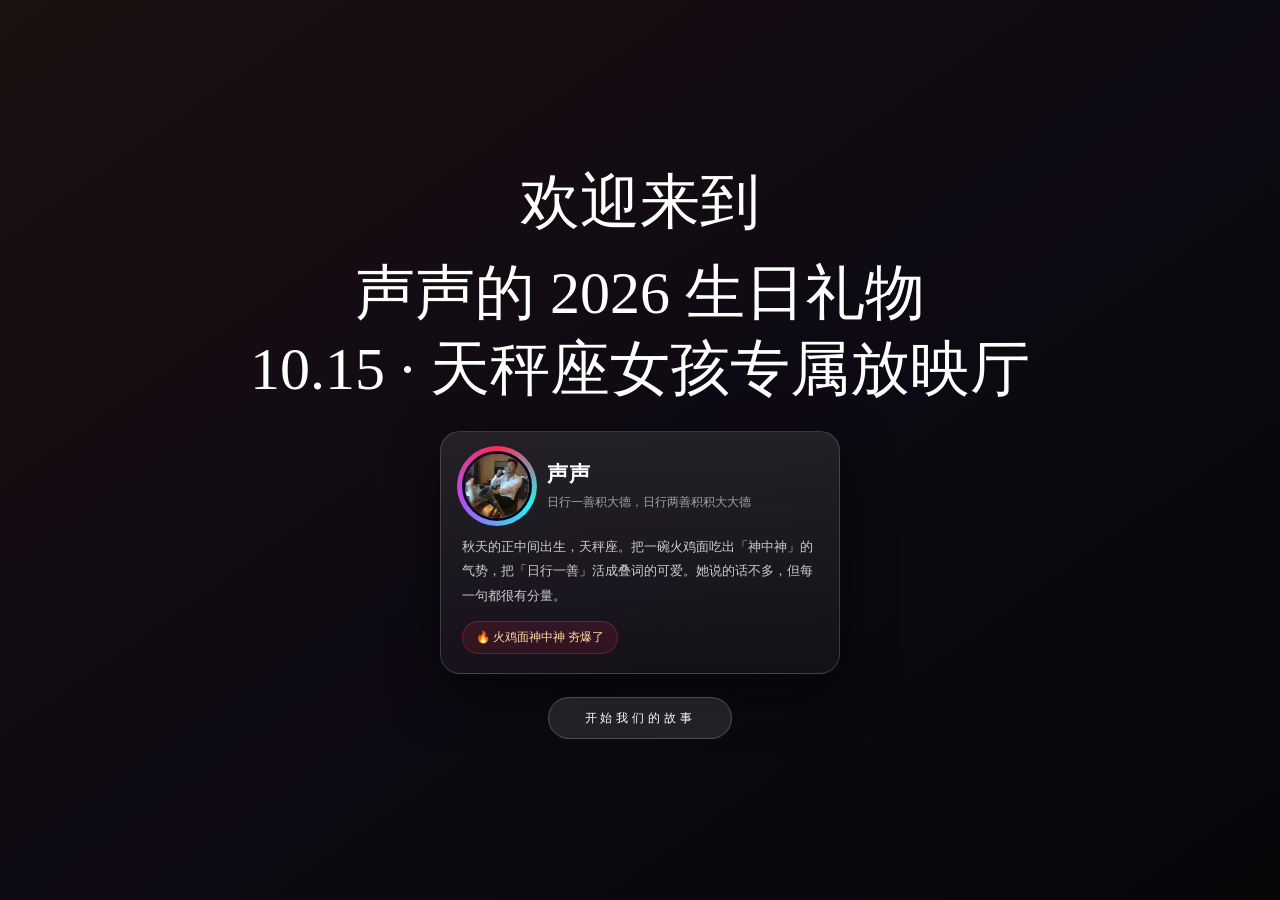
<file: index.html>
<!DOCTYPE html><!--McxMYec7pZqjiN3BUDdIV--><html lang="zh-CN"><head><meta charSet="utf-8"/><meta name="viewport" content="width=device-width, initial-scale=1"/><link rel="preload" as="image" href="/images/shengsheng-avatar.jpeg"/><link rel="preload" as="image" href="/images/game-01.jpg"/><link rel="preload" as="image" href="/images/game-02.jpg"/><link rel="preload" as="image" href="/images/1.jpeg"/><link rel="preload" as="image" href="/images/2.jpeg"/><link rel="preload" as="image" href="/images/3.jpeg"/><link rel="preload" as="image" href="/images/chat-01.jpg"/><link rel="preload" as="image" href="/images/chat-02.jpg"/><link rel="preload" as="image" href="/images/chat-03.jpg"/><link rel="preload" as="image" href="/images/chat-04.jpg"/><link rel="stylesheet" href="/_next/static/css/f39526e371f7db7e.css" data-precedence="next"/><link rel="preload" as="script" fetchPriority="low" href="/_next/static/chunks/webpack-c10bdb8c22f23031.js"/><script src="/_next/static/chunks/4bd1b696-c023c6e3521b1417.js" async=""></script><script src="/_next/static/chunks/255-102f2e5b2e3dc2ef.js" async=""></script><script src="/_next/static/chunks/main-app-caf377b9d476925c.js" async=""></script><script src="/_next/static/chunks/825-bd85d44cf386ca2e.js" async=""></script><script src="/_next/static/chunks/app/page-cfa74b9b35192ef7.js" async=""></script><link rel="preload" as="image" href="/images/chat-05.jpg"/><link rel="preload" as="image" href="/images/chat-06.jpg"/><title>声声的 2026 生日礼物</title><meta name="description" content="一封用音乐与光影写成的生日情书"/><script src="/_next/static/chunks/polyfills-42372ed130431b0a.js" noModule=""></script></head><body class="__variable_f524cf __variable_b0914c bg-night text-white"><div hidden=""><!--$--><!--/$--></div><main class="relative viewport-h overflow-hidden text-white" style="font-family:&quot;PingFang SC&quot;,&quot;Microsoft YaHei&quot;,&quot;Hiragino Sans GB&quot;,sans-serif;color:#ffffff"><div class="absolute inset-0 bg-gradient-to-br from-[#0d1721] via-[#1b2338] to-[#131625]"></div><div class="film-grain pointer-events-none fixed inset-0 z-30"></div><section class="fixed inset-0 z-50 flex items-center justify-center overflow-y-auto py-10" style="opacity:1"><div class="absolute inset-0 bg-gradient-to-br from-[#2b1918] via-[#160f1d] to-[#0a0b10]"></div><div class="absolute inset-0 bg-black/35"></div><div class="relative mx-auto w-full max-w-6xl px-6 text-center"><p class="mb-2 text-2xl text-[#f7e7df] md:mb-4 md:text-6xl" style="font-family:&quot;PingFang SC&quot;,&quot;Microsoft YaHei&quot;,&quot;Hiragino Sans GB&quot;,serif;color:#ffffff;opacity:0;transform:translateY(16px)">欢迎来到</p><p class="mb-2 text-2xl text-[#f7e7df] md:mb-4 md:text-6xl" style="font-family:&quot;PingFang SC&quot;,&quot;Microsoft YaHei&quot;,&quot;Hiragino Sans GB&quot;,serif;color:#ffffff;opacity:0;transform:translateY(16px)">声声的 2026 生日礼物</p><p class="mb-2 text-2xl text-[#f7e7df] md:mb-4 md:text-6xl" style="font-family:&quot;PingFang SC&quot;,&quot;Microsoft YaHei&quot;,&quot;Hiragino Sans GB&quot;,serif;color:#ffffff;opacity:0;transform:translateY(16px)">10.15 · 天秤座女孩专属放映厅</p><div class="mt-7 flex justify-center" style="opacity:0;transform:translateY(20px)"><div class="pcard"><div class="ava-row"><div class="ava-wrap"><div class="ava-ring"></div><div class="ava"><img decoding="async" src="/images/shengsheng-avatar.jpeg" alt="声声"/></div></div><div class="who"><h1 style="font-family:&quot;PingFang SC&quot;,&quot;Microsoft YaHei&quot;,&quot;Hiragino Sans GB&quot;,serif">声声</h1><p class="nick">日行一善积大德，日行两善积积大大德</p></div></div><p class="bio">秋天的正中间出生，天秤座。把一碗火鸡面吃出「神中神」的气势，把「日行一善」活成叠词的可爱。她说的话不多，但每一句都很有分量。</p><div><span class="tagline">🔥 火鸡面神中神 夯爆了</span></div><div class="pcard-glare"></div></div></div><button type="button" class="mt-8 rounded-full border border-white/20 bg-white/10 px-9 py-3 text-xs tracking-[0.32em] text-white transition hover:bg-white/20" style="opacity:0;transform:translateY(10px)">开始我们的故事</button></div></section><div class="pointer-events-none fixed right-4 top-1/2 z-40 h-[52vh] w-[2px] -translate-y-1/2 bg-white/15"><div class="w-full origin-top bg-gradient-to-b from-[#9effc9] via-[#b4f0ff] to-[#fbd0b2]" style="height:100%"></div></div><section class="memory-scroll relative z-20 opacity-0 transition-opacity duration-1000"><section id="chapter-how-we-met" class="memory-section relative flex min-h-screen items-center justify-center px-8"><div class="max-w-3xl text-center" style="opacity:0;transform:translateY(24px)"><h2 class="mt-4 text-4xl md:text-6xl" style="color:#ffffff;font-family:&quot;PingFang SC&quot;,&quot;Microsoft YaHei&quot;,&quot;Hiragino Sans GB&quot;,serif">第一章 · 初见</h2></div></section><section id="ss-1" class="memory-section relative flex min-h-screen items-center px-5 py-14 md:px-16"><div class="pointer-events-none absolute inset-0 overflow-hidden"><span class="absolute h-2 w-2 rounded-full bg-[#ffd8a8]/40" style="left:12%;top:10%"></span><span class="absolute h-2 w-2 rounded-full bg-[#ffd8a8]/40" style="left:26%;top:28%"></span><span class="absolute h-2 w-2 rounded-full bg-[#ffd8a8]/40" style="left:40%;top:46%"></span><span class="absolute h-2 w-2 rounded-full bg-[#ffd8a8]/40" style="left:54%;top:64%"></span><span class="absolute h-2 w-2 rounded-full bg-[#ffd8a8]/40" style="left:68%;top:10%"></span><span class="absolute h-2 w-2 rounded-full bg-[#ffd8a8]/40" style="left:82%;top:28%"></span></div><div class="absolute inset-[8%] rounded-[40px] bg-[radial-gradient(circle_at_center,rgba(157,255,203,0.16),transparent_62%)]"></div><article class="relative mx-auto grid w-full max-w-6xl gap-8 rounded-[30px] border border-white/12 bg-black/30 p-5 backdrop-blur-xl md:grid-cols-[1.05fr_0.95fr] md:p-10" style="opacity:0;transform:translateY(22px)"><div class="overflow-hidden rounded-2xl border border-white/10 "><img loading="lazy" decoding="async" src="/images/1.jpeg" alt="一月初，在曙光英雄遇见你" class="h-[52vh] w-full object-cover md:h-[66vh]"/></div><div class="flex flex-col justify-center"><p class="text-sm italic tracking-[0.12em]" style="color:#d9d6df"></p><h3 class="mt-2 text-3xl md:text-5xl" style="color:#ffffff;font-family:&quot;PingFang SC&quot;,&quot;Microsoft YaHei&quot;,&quot;Hiragino Sans GB&quot;,serif">一月初，在曙光英雄遇见你</h3><div class="mt-6 rounded-2xl border border-white/10 bg-black/35 p-5"><p class="mb-3 text-lg leading-relaxed md:text-2xl" style="color:#ffffff;opacity:0;transform:translateY(16px)"><span>10 月 15 日，秋天的正中间。风是软的，桂花刚好开，你刚好来到这个世界。</span></p><p class="mb-3 text-lg leading-relaxed md:text-2xl" style="color:#ffffff;opacity:0;transform:translateY(16px)"><span>还记得认识你的时候是在曙光英雄，这是我为数不多能找到的当时的图片，那个时候大概是在一月初，熟悉的方式也蛮尴尬的</span></p></div><div class="mt-6 flex items-center gap-3 rounded-2xl border border-white/15 bg-black/45 px-4 py-3"><button type="button" disabled="" class="relative h-12 w-12 overflow-hidden rounded-lg border border-white/15 bg-white/5" aria-label="Play audio"><img loading="lazy" decoding="async" src="/images/b92dfada680b4f50a94b9f8fcc1c9b8d.jpg" alt="Song icon" class="h-full w-full object-cover"/><span class="absolute inset-0 flex items-center justify-center bg-black/35 text-xs text-white">&gt;</span></button><div class="min-w-0 flex-1"><p class="text-[10px] uppercase tracking-[0.25em]" style="color:#9ff6c8">本段配乐</p><p class="truncate text-sm" style="color:#d9d6df"></p></div><div class="relative flex h-10 w-20 items-end gap-1 overflow-hidden rounded-md border border-white/10 bg-gradient-to-br from-[#8fffc6]/15 via-white/[0.03] to-[#9ac5ff]/10 px-2 py-1"><span class="block w-1.5 rounded-full bg-gradient-to-t from-[#8dffbf] via-[#c6ffe8] to-[#b3f5ff]" style="height:26%"></span><span class="block w-1.5 rounded-full bg-gradient-to-t from-[#8dffbf] via-[#c6ffe8] to-[#b3f5ff]" style="height:26%"></span><span class="block w-1.5 rounded-full bg-gradient-to-t from-[#8dffbf] via-[#c6ffe8] to-[#b3f5ff]" style="height:26%"></span><span class="block w-1.5 rounded-full bg-gradient-to-t from-[#8dffbf] via-[#c6ffe8] to-[#b3f5ff]" style="height:26%"></span><span class="block w-1.5 rounded-full bg-gradient-to-t from-[#8dffbf] via-[#c6ffe8] to-[#b3f5ff]" style="height:26%"></span></div></div></div></article></section><section id="ss-l1" class="memory-section relative flex min-h-screen items-center justify-center px-8"><div class="max-w-3xl text-center" style="opacity:0"><p class="mb-4 text-3xl md:text-5xl" style="color:#ffffff;font-family:&quot;PingFang SC&quot;,&quot;Microsoft YaHei&quot;,&quot;Hiragino Sans GB&quot;,serif;opacity:0;transform:translateY(12px)">你不是长大了一岁，是把我的世界点亮了一格。</p></div></section><section id="ss-2" class="memory-section relative flex min-h-screen items-center px-5 py-14 md:px-16"><div class="pointer-events-none absolute inset-0 overflow-hidden"><span class="absolute h-2 w-2 rounded-full bg-[#ffd8a8]/40" style="left:12%;top:10%"></span><span class="absolute h-2 w-2 rounded-full bg-[#ffd8a8]/40" style="left:26%;top:28%"></span><span class="absolute h-2 w-2 rounded-full bg-[#ffd8a8]/40" style="left:40%;top:46%"></span><span class="absolute h-2 w-2 rounded-full bg-[#ffd8a8]/40" style="left:54%;top:64%"></span><span class="absolute h-2 w-2 rounded-full bg-[#ffd8a8]/40" style="left:68%;top:10%"></span><span class="absolute h-2 w-2 rounded-full bg-[#ffd8a8]/40" style="left:82%;top:28%"></span></div><div class="absolute inset-[8%] rounded-[40px] bg-[radial-gradient(circle_at_center,rgba(157,255,203,0.16),transparent_62%)]"></div><article class="relative mx-auto grid w-full max-w-6xl gap-8 rounded-[30px] border border-white/12 bg-black/30 p-5 backdrop-blur-xl md:grid-cols-[1.05fr_0.95fr] md:p-10" style="opacity:0;transform:translateY(22px)"><div class="overflow-hidden rounded-2xl border border-white/10 "><img loading="lazy" decoding="async" src="/images/2.jpeg" alt="" class="h-[52vh] w-full object-cover md:h-[66vh]"/></div><div class="flex flex-col justify-center"><p class="text-sm italic tracking-[0.12em]" style="color:#d9d6df"></p><h3 class="mt-2 text-3xl md:text-5xl" style="color:#ffffff;font-family:&quot;PingFang SC&quot;,&quot;Microsoft YaHei&quot;,&quot;Hiragino Sans GB&quot;,serif"></h3><div class="mt-6 rounded-2xl border border-white/10 bg-black/35 p-5"><p class="mb-3 text-lg leading-relaxed md:text-2xl" style="color:#ffffff;opacity:0;transform:translateY(16px)"><span></span><span style="color:#b5ffd7" class="drop-shadow-[0_0_10px_rgba(142,255,203,0.55)]">声声</span><span>的图片合集，来这里想放很多张，放不下了。但是没关系，最后面我给你留了一个彩蛋，就是你之前抖音音乐作品的一个专属内容</span></p><p class="mb-3 text-lg leading-relaxed md:text-2xl" style="color:#ffffff;opacity:0;transform:translateY(16px)"><span></span></p><p class="mb-3 text-lg leading-relaxed md:text-2xl" style="color:#ffffff;opacity:0;transform:translateY(16px)"><span></span></p></div><div class="mt-6 flex items-center gap-3 rounded-2xl border border-white/15 bg-black/45 px-4 py-3"><button type="button" disabled="" class="relative h-12 w-12 overflow-hidden rounded-lg border border-white/15 bg-white/5" aria-label="Play audio"><img loading="lazy" decoding="async" src="/images/mfam.jpg" alt="Song icon" class="h-full w-full object-cover"/><span class="absolute inset-0 flex items-center justify-center bg-black/35 text-xs text-white">&gt;</span></button><div class="min-w-0 flex-1"><p class="text-[10px] uppercase tracking-[0.25em]" style="color:#9ff6c8">本段配乐</p><p class="truncate text-sm" style="color:#d9d6df"></p></div><div class="relative flex h-10 w-20 items-end gap-1 overflow-hidden rounded-md border border-white/10 bg-gradient-to-br from-[#8fffc6]/15 via-white/[0.03] to-[#9ac5ff]/10 px-2 py-1"><span class="block w-1.5 rounded-full bg-gradient-to-t from-[#8dffbf] via-[#c6ffe8] to-[#b3f5ff]" style="height:26%"></span><span class="block w-1.5 rounded-full bg-gradient-to-t from-[#8dffbf] via-[#c6ffe8] to-[#b3f5ff]" style="height:26%"></span><span class="block w-1.5 rounded-full bg-gradient-to-t from-[#8dffbf] via-[#c6ffe8] to-[#b3f5ff]" style="height:26%"></span><span class="block w-1.5 rounded-full bg-gradient-to-t from-[#8dffbf] via-[#c6ffe8] to-[#b3f5ff]" style="height:26%"></span><span class="block w-1.5 rounded-full bg-gradient-to-t from-[#8dffbf] via-[#c6ffe8] to-[#b3f5ff]" style="height:26%"></span></div></div></div></article></section><section id="chapter-our-journey" class="memory-section relative flex min-h-screen items-center justify-center px-8"><div class="max-w-3xl text-center" style="opacity:0;transform:translateY(24px)"><h2 class="mt-4 text-4xl md:text-6xl" style="color:#ffffff;font-family:&quot;PingFang SC&quot;,&quot;Microsoft YaHei&quot;,&quot;Hiragino Sans GB&quot;,serif">第二章 · 我们的旅程</h2></div></section><section id="ss-3" class="memory-section relative flex min-h-screen items-center px-5 py-14 md:px-16"><div class="pointer-events-none absolute inset-0 overflow-hidden"><span class="absolute h-2 w-2 rounded-full bg-[#ffd8a8]/40" style="left:12%;top:10%"></span><span class="absolute h-2 w-2 rounded-full bg-[#ffd8a8]/40" style="left:26%;top:28%"></span><span class="absolute h-2 w-2 rounded-full bg-[#ffd8a8]/40" style="left:40%;top:46%"></span><span class="absolute h-2 w-2 rounded-full bg-[#ffd8a8]/40" style="left:54%;top:64%"></span><span class="absolute h-2 w-2 rounded-full bg-[#ffd8a8]/40" style="left:68%;top:10%"></span><span class="absolute h-2 w-2 rounded-full bg-[#ffd8a8]/40" style="left:82%;top:28%"></span></div><div class="absolute inset-[8%] rounded-[40px] bg-[radial-gradient(circle_at_center,rgba(157,255,203,0.16),transparent_62%)]"></div><article class="relative mx-auto grid w-full max-w-6xl gap-8 rounded-[30px] border border-white/12 bg-black/30 p-5 backdrop-blur-xl md:grid-cols-[1.05fr_0.95fr] md:p-10" style="opacity:0;transform:translateY(22px)"><div class="overflow-hidden rounded-2xl border border-white/10 md:max-h-[70vh] md:overflow-y-auto"><img loading="lazy" decoding="async" src="/images/3.jpeg" alt="日行一善积大德，日行两善积积大大德" class="block w-full h-auto object-contain"/></div><div class="flex flex-col justify-center"><p class="text-sm italic tracking-[0.12em]" style="color:#d9d6df"></p><h3 class="mt-2 text-3xl md:text-5xl" style="color:#ffffff;font-family:&quot;PingFang SC&quot;,&quot;Microsoft YaHei&quot;,&quot;Hiragino Sans GB&quot;,serif">日行一善积大德，日行两善积积大大德</h3><div class="mt-6 rounded-2xl border border-white/10 bg-black/35 p-5"><p class="mb-3 text-lg leading-relaxed md:text-2xl" style="color:#ffffff;opacity:0;transform:translateY(16px)"><span>你的网名跟跟你一样不正经，这是我翻到我们最初加上微信好友的聊天记录，我们</span><span style="color:#b5ffd7" class="drop-shadow-[0_0_10px_rgba(142,255,203,0.55)]">声声</span><span>还是太权威了，再也不敢废话了</span></p><p class="mb-3 text-lg leading-relaxed md:text-2xl" style="color:#ffffff;opacity:0;transform:translateY(16px)"><span></span></p><p class="mb-3 text-lg leading-relaxed md:text-2xl" style="color:#ffffff;opacity:0;transform:translateY(16px)"><span></span></p></div><div class="mt-6 flex items-center gap-3 rounded-2xl border border-white/15 bg-black/45 px-4 py-3"><button type="button" disabled="" class="relative h-12 w-12 overflow-hidden rounded-lg border border-white/15 bg-white/5" aria-label="Play audio"><img loading="lazy" decoding="async" src="/images/thumb-1920-682626.jpg" alt="Song icon" class="h-full w-full object-cover"/><span class="absolute inset-0 flex items-center justify-center bg-black/35 text-xs text-white">&gt;</span></button><div class="min-w-0 flex-1"><p class="text-[10px] uppercase tracking-[0.25em]" style="color:#9ff6c8">本段配乐</p><p class="truncate text-sm" style="color:#d9d6df"></p></div><div class="relative flex h-10 w-20 items-end gap-1 overflow-hidden rounded-md border border-white/10 bg-gradient-to-br from-[#8fffc6]/15 via-white/[0.03] to-[#9ac5ff]/10 px-2 py-1"><span class="block w-1.5 rounded-full bg-gradient-to-t from-[#8dffbf] via-[#c6ffe8] to-[#b3f5ff]" style="height:26%"></span><span class="block w-1.5 rounded-full bg-gradient-to-t from-[#8dffbf] via-[#c6ffe8] to-[#b3f5ff]" style="height:26%"></span><span class="block w-1.5 rounded-full bg-gradient-to-t from-[#8dffbf] via-[#c6ffe8] to-[#b3f5ff]" style="height:26%"></span><span class="block w-1.5 rounded-full bg-gradient-to-t from-[#8dffbf] via-[#c6ffe8] to-[#b3f5ff]" style="height:26%"></span><span class="block w-1.5 rounded-full bg-gradient-to-t from-[#8dffbf] via-[#c6ffe8] to-[#b3f5ff]" style="height:26%"></span></div></div></div></article></section><section id="ss-l3" class="memory-section relative flex min-h-screen items-center justify-center px-8"><div class="max-w-3xl text-center" style="opacity:0"><p class="mb-4 text-3xl md:text-5xl" style="color:#ffffff;font-family:&quot;PingFang SC&quot;,&quot;Microsoft YaHei&quot;,&quot;Hiragino Sans GB&quot;,serif;opacity:0;transform:translateY(12px)">积德的方式有一万种，你选择了积积大大德</p></div></section><section id="chapter-best-memories-together" class="memory-section relative flex min-h-screen items-center justify-center px-8"><div class="max-w-3xl text-center" style="opacity:0;transform:translateY(24px)"><h2 class="mt-4 text-4xl md:text-6xl" style="color:#ffffff;font-family:&quot;PingFang SC&quot;,&quot;Microsoft YaHei&quot;,&quot;Hiragino Sans GB&quot;,serif">第三章 · 最好的时光</h2></div></section><section id="ss-5" class="memory-section relative flex min-h-screen items-center px-5 py-14 md:px-16"><div class="pointer-events-none absolute inset-0 overflow-hidden"><span class="absolute h-2 w-2 rounded-full bg-[#ffd8a8]/40" style="left:12%;top:10%"></span><span class="absolute h-2 w-2 rounded-full bg-[#ffd8a8]/40" style="left:26%;top:28%"></span><span class="absolute h-2 w-2 rounded-full bg-[#ffd8a8]/40" style="left:40%;top:46%"></span><span class="absolute h-2 w-2 rounded-full bg-[#ffd8a8]/40" style="left:54%;top:64%"></span><span class="absolute h-2 w-2 rounded-full bg-[#ffd8a8]/40" style="left:68%;top:10%"></span><span class="absolute h-2 w-2 rounded-full bg-[#ffd8a8]/40" style="left:82%;top:28%"></span></div><div class="absolute inset-[8%] rounded-[40px] bg-[radial-gradient(circle_at_center,rgba(157,255,203,0.16),transparent_62%)]"></div><article class="relative mx-auto grid w-full max-w-6xl gap-8 rounded-[30px] border border-white/12 bg-black/30 p-5 backdrop-blur-xl md:grid-cols-[1.05fr_0.95fr] md:p-10" style="opacity:0;transform:translateY(22px)"><div class="overflow-hidden rounded-2xl border border-white/10 md:max-h-[70vh] md:overflow-y-auto"><img loading="lazy" decoding="async" src="/images/douyin-profile.jpg" alt="关于你的十四个瞬间" class="block w-full h-auto object-contain"/></div><div class="flex flex-col justify-center"><p class="text-sm italic tracking-[0.12em]" style="color:#d9d6df">快乐存档</p><h3 class="mt-2 text-3xl md:text-5xl" style="color:#ffffff;font-family:&quot;PingFang SC&quot;,&quot;Microsoft YaHei&quot;,&quot;Hiragino Sans GB&quot;,serif">关于你的十四个瞬间</h3><div class="mt-6 rounded-2xl border border-white/10 bg-black/35 p-5"><p class="mb-3 text-lg leading-relaxed md:text-2xl" style="color:#ffffff;opacity:0;transform:translateY(16px)"><span>你的抖音主页有 14 个作品，每一个我都看过。</span></p><p class="mb-3 text-lg leading-relaxed md:text-2xl" style="color:#ffffff;opacity:0;transform:translateY(16px)"><span>有的看完想笑，有的看完想留言，有的看完只想立刻发消息给你。</span></p><p class="mb-3 text-lg leading-relaxed md:text-2xl" style="color:#ffffff;opacity:0;transform:translateY(16px)"><span>以后的作品我会一个一个继续看下去。</span></p></div><div class="mt-6 flex items-center gap-3 rounded-2xl border border-white/15 bg-black/45 px-4 py-3"><button type="button" disabled="" class="relative h-12 w-12 overflow-hidden rounded-lg border border-white/15 bg-white/5" aria-label="Play audio"><img loading="lazy" decoding="async" src="/images/b92dfada680b4f50a94b9f8fcc1c9b8d.jpg" alt="Song icon" class="h-full w-full object-cover"/><span class="absolute inset-0 flex items-center justify-center bg-black/35 text-xs text-white">&gt;</span></button><div class="min-w-0 flex-1"><p class="text-[10px] uppercase tracking-[0.25em]" style="color:#9ff6c8">本段配乐</p><p class="truncate text-sm" style="color:#d9d6df">快乐存档</p></div><div class="relative flex h-10 w-20 items-end gap-1 overflow-hidden rounded-md border border-white/10 bg-gradient-to-br from-[#8fffc6]/15 via-white/[0.03] to-[#9ac5ff]/10 px-2 py-1"><span class="block w-1.5 rounded-full bg-gradient-to-t from-[#8dffbf] via-[#c6ffe8] to-[#b3f5ff]" style="height:26%"></span><span class="block w-1.5 rounded-full bg-gradient-to-t from-[#8dffbf] via-[#c6ffe8] to-[#b3f5ff]" style="height:26%"></span><span class="block w-1.5 rounded-full bg-gradient-to-t from-[#8dffbf] via-[#c6ffe8] to-[#b3f5ff]" style="height:26%"></span><span class="block w-1.5 rounded-full bg-gradient-to-t from-[#8dffbf] via-[#c6ffe8] to-[#b3f5ff]" style="height:26%"></span><span class="block w-1.5 rounded-full bg-gradient-to-t from-[#8dffbf] via-[#c6ffe8] to-[#b3f5ff]" style="height:26%"></span></div></div></div></article></section><section id="chapter-how-i-feel-about-you" class="memory-section relative flex min-h-screen items-center justify-center px-8"><div class="max-w-3xl text-center" style="opacity:0;transform:translateY(24px)"><h2 class="mt-4 text-4xl md:text-6xl" style="color:#ffffff;font-family:&quot;PingFang SC&quot;,&quot;Microsoft YaHei&quot;,&quot;Hiragino Sans GB&quot;,serif">第四章 · 心里话</h2></div></section><section id="ss-6" class="memory-section relative flex min-h-screen items-center px-5 py-14 md:px-16"><div class="pointer-events-none absolute inset-0 overflow-hidden"><span class="absolute h-2 w-2 rounded-full bg-[#ffd8a8]/40" style="left:12%;top:10%"></span><span class="absolute h-2 w-2 rounded-full bg-[#ffd8a8]/40" style="left:26%;top:28%"></span><span class="absolute h-2 w-2 rounded-full bg-[#ffd8a8]/40" style="left:40%;top:46%"></span><span class="absolute h-2 w-2 rounded-full bg-[#ffd8a8]/40" style="left:54%;top:64%"></span><span class="absolute h-2 w-2 rounded-full bg-[#ffd8a8]/40" style="left:68%;top:10%"></span><span class="absolute h-2 w-2 rounded-full bg-[#ffd8a8]/40" style="left:82%;top:28%"></span></div><div class="absolute inset-[8%] rounded-[40px] bg-[radial-gradient(circle_at_center,rgba(157,255,203,0.16),transparent_62%)]"></div><article class="relative mx-auto grid w-full max-w-6xl gap-8 rounded-[30px] border border-white/12 bg-black/30 p-5 backdrop-blur-xl md:grid-cols-[1.05fr_0.95fr] md:p-10" style="opacity:0;transform:translateY(22px)"><div class="overflow-hidden rounded-2xl border border-white/10 "><img loading="lazy" decoding="async" src="/images/letter-ch4.jpg" alt="一封迟到的情书" class="h-[52vh] w-full object-cover md:h-[66vh]"/></div><div class="flex flex-col justify-center"><p class="text-sm italic tracking-[0.12em]" style="color:#d9d6df">点此查收</p><h3 class="mt-2 text-3xl md:text-5xl" style="color:#ffffff;font-family:&quot;PingFang SC&quot;,&quot;Microsoft YaHei&quot;,&quot;Hiragino Sans GB&quot;,serif">一封迟到的情书</h3><div class="mt-6 rounded-2xl border border-white/10 bg-black/35 p-5"><p class="mb-3 text-lg leading-relaxed md:text-2xl" style="color:#ffffff;opacity:0;transform:translateY(16px)"><span></span><span style="color:#b5ffd7" class="drop-shadow-[0_0_10px_rgba(142,255,203,0.55)]">声声</span><span>：</span></p><p class="mb-3 text-lg leading-relaxed md:text-2xl" style="color:#ffffff;opacity:0;transform:translateY(16px)"><span>写这封信的时候，我在想要怎么形容你才不落俗套。想了很久。体贴，温柔，抽象，这大概是我最强的感受吧，印象里我们从来没有吵过架，每次我不管说什么内容你也顺着我说，就哄我。再就是上学的时候，你有时也很忙每天也很累，但是你都撑下来了，比如面试，各种活动，所以我还觉得咱们</span><span style="color:#b5ffd7" class="drop-shadow-[0_0_10px_rgba(142,255,203,0.55)]">声声</span><span>是个坚强的女孩子，但其实你的精力挺低的，一休息可就休息老久，并且也很有自己的个性。然后再就是特别抽象，印象里大概就是这样。</span></p><p class="mb-3 text-lg leading-relaxed md:text-2xl" style="color:#ffffff;opacity:0;transform:translateY(16px)"><span>我们最近都联系不多，害我对你都只能靠以前的印象了，哼哼</span></p><p class="mb-3 text-lg leading-relaxed md:text-2xl" style="color:#ffffff;opacity:0;transform:translateY(16px)"><span>好啦多的不说，新的一岁，祝</span><span style="color:#b5ffd7" class="drop-shadow-[0_0_10px_rgba(142,255,203,0.55)]">声声</span><span>吃面永远够辣，快乐永远够多。还有——身边有我。</span></p></div><div class="mt-6 flex items-center gap-3 rounded-2xl border border-white/15 bg-black/45 px-4 py-3"><button type="button" disabled="" class="relative h-12 w-12 overflow-hidden rounded-lg border border-white/15 bg-white/5" aria-label="Play audio"><img loading="lazy" decoding="async" src="/images/mfam.jpg" alt="Song icon" class="h-full w-full object-cover"/><span class="absolute inset-0 flex items-center justify-center bg-black/35 text-xs text-white">&gt;</span></button><div class="min-w-0 flex-1"><p class="text-[10px] uppercase tracking-[0.25em]" style="color:#9ff6c8">本段配乐</p><p class="truncate text-sm" style="color:#d9d6df">点此查收</p></div><div class="relative flex h-10 w-20 items-end gap-1 overflow-hidden rounded-md border border-white/10 bg-gradient-to-br from-[#8fffc6]/15 via-white/[0.03] to-[#9ac5ff]/10 px-2 py-1"><span class="block w-1.5 rounded-full bg-gradient-to-t from-[#8dffbf] via-[#c6ffe8] to-[#b3f5ff]" style="height:26%"></span><span class="block w-1.5 rounded-full bg-gradient-to-t from-[#8dffbf] via-[#c6ffe8] to-[#b3f5ff]" style="height:26%"></span><span class="block w-1.5 rounded-full bg-gradient-to-t from-[#8dffbf] via-[#c6ffe8] to-[#b3f5ff]" style="height:26%"></span><span class="block w-1.5 rounded-full bg-gradient-to-t from-[#8dffbf] via-[#c6ffe8] to-[#b3f5ff]" style="height:26%"></span><span class="block w-1.5 rounded-full bg-gradient-to-t from-[#8dffbf] via-[#c6ffe8] to-[#b3f5ff]" style="height:26%"></span></div></div></div></article></section><section id="chapter-two-memories" class="memory-section relative flex min-h-screen items-center overflow-hidden px-2 py-14 md:px-6"><div class="pointer-events-none absolute inset-0 overflow-hidden"><span class="absolute h-2 w-2 rounded-full bg-[#ffd8a8]/40" style="left:12%;top:12%"></span><span class="absolute h-2 w-2 rounded-full bg-[#ffd8a8]/40" style="left:26%;top:30%"></span><span class="absolute h-2 w-2 rounded-full bg-[#ffd8a8]/40" style="left:40%;top:48%"></span><span class="absolute h-2 w-2 rounded-full bg-[#ffd8a8]/40" style="left:54%;top:66%"></span><span class="absolute h-2 w-2 rounded-full bg-[#ffd8a8]/40" style="left:68%;top:12%"></span><span class="absolute h-2 w-2 rounded-full bg-[#ffd8a8]/40" style="left:82%;top:30%"></span></div><div class="absolute inset-[8%] rounded-[40px] bg-[radial-gradient(circle_at_center,rgba(157,255,203,0.12),transparent_62%)]"></div><div class="relative mx-auto w-full max-w-[1500px]"><div class="mb-5 flex items-center justify-between"><div></div></div><div class="relative pt-10"><div class="pointer-events-none absolute left-0 right-0 top-6 h-[2px] bg-gradient-to-r from-transparent via-white/70 to-transparent"></div><div class="no-scrollbar flex cursor-grab items-start gap-4 overflow-x-auto px-1 pb-5 active:cursor-grabbing md:gap-5 md:px-2"><button type="button" class="group relative mt-3 w-[240px] shrink-0 rounded-sm border border-black/10 bg-white p-3 text-left shadow-[0_18px_34px_rgba(0,0,0,0.35)] md:w-[260px] lg:w-[280px] xl:w-[300px]" style="transform:rotate(-7.199999999999999deg)"><span class="absolute -top-7 left-1/2 h-8 w-[2px] -translate-x-1/2 bg-white/60"></span><span class="absolute -top-2 left-1/2 h-4 w-8 -translate-x-1/2 rounded-sm bg-zinc-200 shadow"></span><div class="w-full overflow-hidden rounded-sm bg-zinc-100" style="height:420px"><img loading="eager" decoding="async" src="/images/game-01.jpg" alt="memory" class="h-full w-full object-contain transition duration-300 group-hover:scale-[1.02]"/></div></button><button type="button" class="group relative mt-3 w-[240px] shrink-0 rounded-sm border border-black/10 bg-white p-3 text-left shadow-[0_18px_34px_rgba(0,0,0,0.35)] md:w-[260px] lg:w-[280px] xl:w-[300px]" style="transform:rotate(-4.8deg)"><span class="absolute -top-7 left-1/2 h-8 w-[2px] -translate-x-1/2 bg-white/60"></span><span class="absolute -top-2 left-1/2 h-4 w-8 -translate-x-1/2 rounded-sm bg-zinc-200 shadow"></span><div class="w-full overflow-hidden rounded-sm bg-zinc-100" style="height:420px"><img loading="eager" decoding="async" src="/images/game-02.jpg" alt="memory" class="h-full w-full object-contain transition duration-300 group-hover:scale-[1.02]"/></div></button><button type="button" class="group relative mt-3 w-[240px] shrink-0 rounded-sm border border-black/10 bg-white p-3 text-left shadow-[0_18px_34px_rgba(0,0,0,0.35)] md:w-[260px] lg:w-[280px] xl:w-[300px]" style="transform:rotate(-2.4deg)"><span class="absolute -top-7 left-1/2 h-8 w-[2px] -translate-x-1/2 bg-white/60"></span><span class="absolute -top-2 left-1/2 h-4 w-8 -translate-x-1/2 rounded-sm bg-zinc-200 shadow"></span><div class="w-full overflow-hidden rounded-sm bg-zinc-100" style="height:420px"><img loading="eager" decoding="async" src="/images/1.jpeg" alt="10 月 15 日，秋天的正中间。" class="h-full w-full object-contain transition duration-300 group-hover:scale-[1.02]"/></div></button><button type="button" class="group relative mt-3 w-[240px] shrink-0 rounded-sm border border-black/10 bg-white p-3 text-left shadow-[0_18px_34px_rgba(0,0,0,0.35)] md:w-[260px] lg:w-[280px] xl:w-[300px]" style="transform:none"><span class="absolute -top-7 left-1/2 h-8 w-[2px] -translate-x-1/2 bg-white/60"></span><span class="absolute -top-2 left-1/2 h-4 w-8 -translate-x-1/2 rounded-sm bg-zinc-200 shadow"></span><div class="w-full overflow-hidden rounded-sm bg-zinc-100" style="height:420px"><img loading="eager" decoding="async" src="/images/2.jpeg" alt="memory" class="h-full w-full object-contain transition duration-300 group-hover:scale-[1.02]"/></div></button><button type="button" class="group relative mt-3 w-[240px] shrink-0 rounded-sm border border-black/10 bg-white p-3 text-left shadow-[0_18px_34px_rgba(0,0,0,0.35)] md:w-[260px] lg:w-[280px] xl:w-[300px]" style="transform:rotate(2.4deg)"><span class="absolute -top-7 left-1/2 h-8 w-[2px] -translate-x-1/2 bg-white/60"></span><span class="absolute -top-2 left-1/2 h-4 w-8 -translate-x-1/2 rounded-sm bg-zinc-200 shadow"></span><div class="w-full overflow-hidden rounded-sm bg-zinc-100" style="height:420px"><img loading="eager" decoding="async" src="/images/3.jpeg" alt="天秤座观察日记" class="h-full w-full object-contain transition duration-300 group-hover:scale-[1.02]"/></div></button><button type="button" class="group relative mt-3 w-[240px] shrink-0 rounded-sm border border-black/10 bg-white p-3 text-left shadow-[0_18px_34px_rgba(0,0,0,0.35)] md:w-[260px] lg:w-[280px] xl:w-[300px]" style="transform:rotate(4.8deg)"><span class="absolute -top-7 left-1/2 h-8 w-[2px] -translate-x-1/2 bg-white/60"></span><span class="absolute -top-2 left-1/2 h-4 w-8 -translate-x-1/2 rounded-sm bg-zinc-200 shadow"></span><div class="w-full overflow-hidden rounded-sm bg-zinc-100" style="height:420px"><img loading="eager" decoding="async" src="/images/chat-01.jpg" alt="memory" class="h-full w-full object-contain transition duration-300 group-hover:scale-[1.02]"/></div></button><button type="button" class="group relative mt-3 w-[240px] shrink-0 rounded-sm border border-black/10 bg-white p-3 text-left shadow-[0_18px_34px_rgba(0,0,0,0.35)] md:w-[260px] lg:w-[280px] xl:w-[300px]" style="transform:rotate(-7.199999999999999deg)"><span class="absolute -top-7 left-1/2 h-8 w-[2px] -translate-x-1/2 bg-white/60"></span><span class="absolute -top-2 left-1/2 h-4 w-8 -translate-x-1/2 rounded-sm bg-zinc-200 shadow"></span><div class="w-full overflow-hidden rounded-sm bg-zinc-100" style="height:420px"><img loading="eager" decoding="async" src="/images/chat-02.jpg" alt="memory" class="h-full w-full object-contain transition duration-300 group-hover:scale-[1.02]"/></div></button><button type="button" class="group relative mt-3 w-[240px] shrink-0 rounded-sm border border-black/10 bg-white p-3 text-left shadow-[0_18px_34px_rgba(0,0,0,0.35)] md:w-[260px] lg:w-[280px] xl:w-[300px]" style="transform:rotate(-4.8deg)"><span class="absolute -top-7 left-1/2 h-8 w-[2px] -translate-x-1/2 bg-white/60"></span><span class="absolute -top-2 left-1/2 h-4 w-8 -translate-x-1/2 rounded-sm bg-zinc-200 shadow"></span><div class="w-full overflow-hidden rounded-sm bg-zinc-100" style="height:420px"><img loading="eager" decoding="async" src="/images/chat-03.jpg" alt="memory" class="h-full w-full object-contain transition duration-300 group-hover:scale-[1.02]"/></div></button><button type="button" class="group relative mt-3 w-[240px] shrink-0 rounded-sm border border-black/10 bg-white p-3 text-left shadow-[0_18px_34px_rgba(0,0,0,0.35)] md:w-[260px] lg:w-[280px] xl:w-[300px]" style="transform:rotate(-2.4deg)"><span class="absolute -top-7 left-1/2 h-8 w-[2px] -translate-x-1/2 bg-white/60"></span><span class="absolute -top-2 left-1/2 h-4 w-8 -translate-x-1/2 rounded-sm bg-zinc-200 shadow"></span><div class="w-full overflow-hidden rounded-sm bg-zinc-100" style="height:420px"><img loading="eager" decoding="async" src="/images/chat-04.jpg" alt="memory" class="h-full w-full object-contain transition duration-300 group-hover:scale-[1.02]"/></div></button><button type="button" class="group relative mt-3 w-[240px] shrink-0 rounded-sm border border-black/10 bg-white p-3 text-left shadow-[0_18px_34px_rgba(0,0,0,0.35)] md:w-[260px] lg:w-[280px] xl:w-[300px]" style="transform:none"><span class="absolute -top-7 left-1/2 h-8 w-[2px] -translate-x-1/2 bg-white/60"></span><span class="absolute -top-2 left-1/2 h-4 w-8 -translate-x-1/2 rounded-sm bg-zinc-200 shadow"></span><div class="w-full overflow-hidden rounded-sm bg-zinc-100" style="height:420px"><img loading="eager" decoding="async" src="/images/chat-05.jpg" alt="memory" class="h-full w-full object-contain transition duration-300 group-hover:scale-[1.02]"/></div></button><button type="button" class="group relative mt-3 w-[240px] shrink-0 rounded-sm border border-black/10 bg-white p-3 text-left shadow-[0_18px_34px_rgba(0,0,0,0.35)] md:w-[260px] lg:w-[280px] xl:w-[300px]" style="transform:rotate(2.4deg)"><span class="absolute -top-7 left-1/2 h-8 w-[2px] -translate-x-1/2 bg-white/60"></span><span class="absolute -top-2 left-1/2 h-4 w-8 -translate-x-1/2 rounded-sm bg-zinc-200 shadow"></span><div class="w-full overflow-hidden rounded-sm bg-zinc-100" style="height:420px"><img loading="eager" decoding="async" src="/images/chat-06.jpg" alt="memory" class="h-full w-full object-contain transition duration-300 group-hover:scale-[1.02]"/></div></button></div></div></div></section><section id="chapter-zero-music-wall" class="memory-section relative flex min-h-screen flex-col items-center justify-center overflow-hidden px-4 py-16"><div class="absolute inset-0 bg-[radial-gradient(circle_at_50%_18%,rgba(37,244,238,0.10),transparent_46%),radial-gradient(circle_at_18%_82%,rgba(254,44,85,0.12),transparent_48%),radial-gradient(circle_at_84%_78%,rgba(168,85,247,0.10),transparent_48%)]"></div><audio preload="none" playsInline="" class="hidden"></audio><div class="relative z-20 w-full max-w-3xl"><div class="text-center"><p class="text-[11px] uppercase tracking-[0.3em]" style="color:#d9d6df">尾声 · 她的音乐世界</p><h2 class="mt-3 text-3xl md:text-5xl" style="color:#ffffff;font-family:&quot;PingFang SC&quot;,&quot;Microsoft YaHei&quot;,&quot;Hiragino Sans GB&quot;,serif">声声的歌单</h2><p class="mt-3 text-xs md:text-sm" style="color:#d9d6df"></p></div><button type="button" class="pcard mw-entry" aria-label="打开声声的歌单"><span class="pcard-glare"></span><span class="mw-holo mw-entry-holo"></span><span class="mw-entry-fan" aria-hidden="true"><span class="mw-entry-fan-item" style="transform:translateX(-60px) translateY(10px) rotate(-14deg);z-index:8"><img loading="lazy" decoding="async" src="/media/song-01.jpg" alt=""/></span><span class="mw-entry-fan-item" style="transform:translateX(-30px) translateY(5px) rotate(-7deg);z-index:9"><img loading="lazy" decoding="async" src="/media/song-02.jpg" alt=""/></span><span class="mw-entry-fan-item" style="transform:translateX(0px) translateY(0px) rotate(0deg);z-index:10"><img loading="lazy" decoding="async" src="/media/song-03.jpg" alt=""/></span><span class="mw-entry-fan-item" style="transform:translateX(30px) translateY(5px) rotate(7deg);z-index:9"><img loading="lazy" decoding="async" src="/media/song-04.jpg" alt=""/></span><span class="mw-entry-fan-item" style="transform:translateX(60px) translateY(10px) rotate(14deg);z-index:8"><img loading="lazy" decoding="async" src="/media/song-05.jpg" alt=""/></span></span><span class="mw-entry-num">19<em>首</em></span><span class="mw-entry-go">进入声声的歌单</span><span class="mw-entry-hint">全屏打开 · 左右翻卡 · 点封面试听</span></button></div></section></section></main><!--$--><!--/$--><script src="/_next/static/chunks/webpack-c10bdb8c22f23031.js" id="_R_" async=""></script><script>(self.__next_f=self.__next_f||[]).push([0])</script><script>self.__next_f.push([1,"1:\"$Sreact.fragment\"\n2:I[9766,[],\"\"]\n3:I[8924,[],\"\"]\n4:I[5758,[\"825\",\"static/chunks/825-bd85d44cf386ca2e.js\",\"974\",\"static/chunks/app/page-cfa74b9b35192ef7.js\"],\"default\"]\n5:I[4431,[],\"OutletBoundary\"]\n7:I[5278,[],\"AsyncMetadataOutlet\"]\n9:I[4431,[],\"ViewportBoundary\"]\nb:I[4431,[],\"MetadataBoundary\"]\nc:\"$Sreact.suspense\"\ne:I[7150,[],\"\"]\n:HL[\"/_next/static/css/f39526e371f7db7e.css\",\"style\"]\n"])</script><script>self.__next_f.push([1,"0:{\"P\":null,\"b\":\"McxMYec7pZqjiN3BUDdIV\",\"p\":\"\",\"c\":[\"\",\"\"],\"i\":false,\"f\":[[[\"\",{\"children\":[\"__PAGE__\",{}]},\"$undefined\",\"$undefined\",true],[\"\",[\"$\",\"$1\",\"c\",{\"children\":[[[\"$\",\"link\",\"0\",{\"rel\":\"stylesheet\",\"href\":\"/_next/static/css/f39526e371f7db7e.css\",\"precedence\":\"next\",\"crossOrigin\":\"$undefined\",\"nonce\":\"$undefined\"}]],[\"$\",\"html\",null,{\"lang\":\"zh-CN\",\"children\":[\"$\",\"body\",null,{\"className\":\"__variable_f524cf __variable_b0914c bg-night text-white\",\"children\":[\"$\",\"$L2\",null,{\"parallelRouterKey\":\"children\",\"error\":\"$undefined\",\"errorStyles\":\"$undefined\",\"errorScripts\":\"$undefined\",\"template\":[\"$\",\"$L3\",null,{}],\"templateStyles\":\"$undefined\",\"templateScripts\":\"$undefined\",\"notFound\":[[[\"$\",\"title\",null,{\"children\":\"404: This page could not be found.\"}],[\"$\",\"div\",null,{\"style\":{\"fontFamily\":\"system-ui,\\\"Segoe UI\\\",Roboto,Helvetica,Arial,sans-serif,\\\"Apple Color Emoji\\\",\\\"Segoe UI Emoji\\\"\",\"height\":\"100vh\",\"textAlign\":\"center\",\"display\":\"flex\",\"flexDirection\":\"column\",\"alignItems\":\"center\",\"justifyContent\":\"center\"},\"children\":[\"$\",\"div\",null,{\"children\":[[\"$\",\"style\",null,{\"dangerouslySetInnerHTML\":{\"__html\":\"body{color:#000;background:#fff;margin:0}.next-error-h1{border-right:1px solid rgba(0,0,0,.3)}@media (prefers-color-scheme:dark){body{color:#fff;background:#000}.next-error-h1{border-right:1px solid rgba(255,255,255,.3)}}\"}}],[\"$\",\"h1\",null,{\"className\":\"next-error-h1\",\"style\":{\"display\":\"inline-block\",\"margin\":\"0 20px 0 0\",\"padding\":\"0 23px 0 0\",\"fontSize\":24,\"fontWeight\":500,\"verticalAlign\":\"top\",\"lineHeight\":\"49px\"},\"children\":404}],[\"$\",\"div\",null,{\"style\":{\"display\":\"inline-block\"},\"children\":[\"$\",\"h2\",null,{\"style\":{\"fontSize\":14,\"fontWeight\":400,\"lineHeight\":\"49px\",\"margin\":0},\"children\":\"This page could not be found.\"}]}]]}]}]],[]],\"forbidden\":\"$undefined\",\"unauthorized\":\"$undefined\"}]}]}]]}],{\"children\":[\"__PAGE__\",[\"$\",\"$1\",\"c\",{\"children\":[[\"$\",\"$L4\",null,{}],null,[\"$\",\"$L5\",null,{\"children\":[\"$L6\",[\"$\",\"$L7\",null,{\"promise\":\"$@8\"}]]}]]}],{},null,false]},null,false],[\"$\",\"$1\",\"h\",{\"children\":[null,[[\"$\",\"$L9\",null,{\"children\":\"$La\"}],null],[\"$\",\"$Lb\",null,{\"children\":[\"$\",\"div\",null,{\"hidden\":true,\"children\":[\"$\",\"$c\",null,{\"fallback\":null,\"children\":\"$Ld\"}]}]}]]}],false]],\"m\":\"$undefined\",\"G\":[\"$e\",[]],\"s\":false,\"S\":true}\n"])</script><script>self.__next_f.push([1,"a:[[\"$\",\"meta\",\"0\",{\"charSet\":\"utf-8\"}],[\"$\",\"meta\",\"1\",{\"name\":\"viewport\",\"content\":\"width=device-width, initial-scale=1\"}]]\n6:null\n"])</script><script>self.__next_f.push([1,"8:{\"metadata\":[[\"$\",\"title\",\"0\",{\"children\":\"声声的 2026 生日礼物\"}],[\"$\",\"meta\",\"1\",{\"name\":\"description\",\"content\":\"一封用音乐与光影写成的生日情书\"}]],\"error\":null,\"digest\":\"$undefined\"}\n"])</script><script>self.__next_f.push([1,"d:\"$8:metadata\"\n"])</script></body></html>
</file>
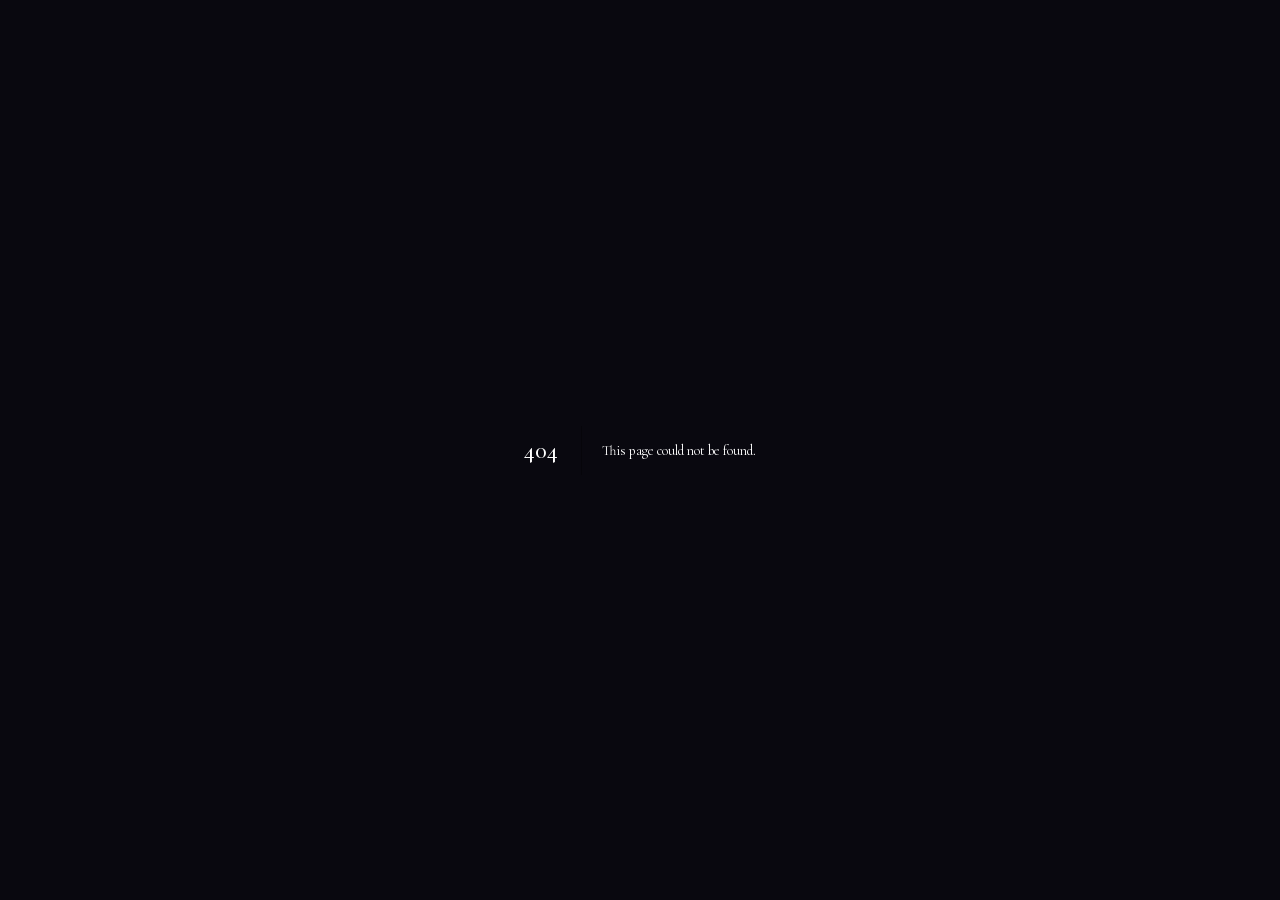
<file: 404/index.html>
<!DOCTYPE html><!--McxMYec7pZqjiN3BUDdIV--><html lang="zh-CN"><head><meta charSet="utf-8"/><meta name="viewport" content="width=device-width, initial-scale=1"/><link rel="stylesheet" href="/_next/static/css/f39526e371f7db7e.css" data-precedence="next"/><link rel="preload" as="script" fetchPriority="low" href="/_next/static/chunks/webpack-c10bdb8c22f23031.js"/><script src="/_next/static/chunks/4bd1b696-c023c6e3521b1417.js" async=""></script><script src="/_next/static/chunks/255-102f2e5b2e3dc2ef.js" async=""></script><script src="/_next/static/chunks/main-app-caf377b9d476925c.js" async=""></script><meta name="robots" content="noindex"/><title>404: This page could not be found.</title><title>声声的 2026 生日礼物</title><meta name="description" content="一封用音乐与光影写成的生日情书"/><script src="/_next/static/chunks/polyfills-42372ed130431b0a.js" noModule=""></script></head><body class="__variable_f524cf __variable_b0914c bg-night text-white"><div hidden=""><!--$--><!--/$--></div><div style="font-family:system-ui,&quot;Segoe UI&quot;,Roboto,Helvetica,Arial,sans-serif,&quot;Apple Color Emoji&quot;,&quot;Segoe UI Emoji&quot;;height:100vh;text-align:center;display:flex;flex-direction:column;align-items:center;justify-content:center"><div><style>body{color:#000;background:#fff;margin:0}.next-error-h1{border-right:1px solid rgba(0,0,0,.3)}@media (prefers-color-scheme:dark){body{color:#fff;background:#000}.next-error-h1{border-right:1px solid rgba(255,255,255,.3)}}</style><h1 class="next-error-h1" style="display:inline-block;margin:0 20px 0 0;padding:0 23px 0 0;font-size:24px;font-weight:500;vertical-align:top;line-height:49px">404</h1><div style="display:inline-block"><h2 style="font-size:14px;font-weight:400;line-height:49px;margin:0">This page could not be found.</h2></div></div></div><!--$--><!--/$--><script src="/_next/static/chunks/webpack-c10bdb8c22f23031.js" id="_R_" async=""></script><script>(self.__next_f=self.__next_f||[]).push([0])</script><script>self.__next_f.push([1,"1:\"$Sreact.fragment\"\n2:I[9766,[],\"\"]\n3:I[8924,[],\"\"]\n4:I[4431,[],\"OutletBoundary\"]\n6:I[5278,[],\"AsyncMetadataOutlet\"]\n8:I[4431,[],\"ViewportBoundary\"]\na:I[4431,[],\"MetadataBoundary\"]\nb:\"$Sreact.suspense\"\nd:I[7150,[],\"\"]\n:HL[\"/_next/static/css/f39526e371f7db7e.css\",\"style\"]\n"])</script><script>self.__next_f.push([1,"0:{\"P\":null,\"b\":\"McxMYec7pZqjiN3BUDdIV\",\"p\":\"\",\"c\":[\"\",\"_not-found\",\"\"],\"i\":false,\"f\":[[[\"\",{\"children\":[\"/_not-found\",{\"children\":[\"__PAGE__\",{}]}]},\"$undefined\",\"$undefined\",true],[\"\",[\"$\",\"$1\",\"c\",{\"children\":[[[\"$\",\"link\",\"0\",{\"rel\":\"stylesheet\",\"href\":\"/_next/static/css/f39526e371f7db7e.css\",\"precedence\":\"next\",\"crossOrigin\":\"$undefined\",\"nonce\":\"$undefined\"}]],[\"$\",\"html\",null,{\"lang\":\"zh-CN\",\"children\":[\"$\",\"body\",null,{\"className\":\"__variable_f524cf __variable_b0914c bg-night text-white\",\"children\":[\"$\",\"$L2\",null,{\"parallelRouterKey\":\"children\",\"error\":\"$undefined\",\"errorStyles\":\"$undefined\",\"errorScripts\":\"$undefined\",\"template\":[\"$\",\"$L3\",null,{}],\"templateStyles\":\"$undefined\",\"templateScripts\":\"$undefined\",\"notFound\":\"$undefined\",\"forbidden\":\"$undefined\",\"unauthorized\":\"$undefined\"}]}]}]]}],{\"children\":[\"/_not-found\",[\"$\",\"$1\",\"c\",{\"children\":[null,[\"$\",\"$L2\",null,{\"parallelRouterKey\":\"children\",\"error\":\"$undefined\",\"errorStyles\":\"$undefined\",\"errorScripts\":\"$undefined\",\"template\":[\"$\",\"$L3\",null,{}],\"templateStyles\":\"$undefined\",\"templateScripts\":\"$undefined\",\"notFound\":\"$undefined\",\"forbidden\":\"$undefined\",\"unauthorized\":\"$undefined\"}]]}],{\"children\":[\"__PAGE__\",[\"$\",\"$1\",\"c\",{\"children\":[[[\"$\",\"title\",null,{\"children\":\"404: This page could not be found.\"}],[\"$\",\"div\",null,{\"style\":{\"fontFamily\":\"system-ui,\\\"Segoe UI\\\",Roboto,Helvetica,Arial,sans-serif,\\\"Apple Color Emoji\\\",\\\"Segoe UI Emoji\\\"\",\"height\":\"100vh\",\"textAlign\":\"center\",\"display\":\"flex\",\"flexDirection\":\"column\",\"alignItems\":\"center\",\"justifyContent\":\"center\"},\"children\":[\"$\",\"div\",null,{\"children\":[[\"$\",\"style\",null,{\"dangerouslySetInnerHTML\":{\"__html\":\"body{color:#000;background:#fff;margin:0}.next-error-h1{border-right:1px solid rgba(0,0,0,.3)}@media (prefers-color-scheme:dark){body{color:#fff;background:#000}.next-error-h1{border-right:1px solid rgba(255,255,255,.3)}}\"}}],[\"$\",\"h1\",null,{\"className\":\"next-error-h1\",\"style\":{\"display\":\"inline-block\",\"margin\":\"0 20px 0 0\",\"padding\":\"0 23px 0 0\",\"fontSize\":24,\"fontWeight\":500,\"verticalAlign\":\"top\",\"lineHeight\":\"49px\"},\"children\":404}],[\"$\",\"div\",null,{\"style\":{\"display\":\"inline-block\"},\"children\":[\"$\",\"h2\",null,{\"style\":{\"fontSize\":14,\"fontWeight\":400,\"lineHeight\":\"49px\",\"margin\":0},\"children\":\"This page could not be found.\"}]}]]}]}]],null,[\"$\",\"$L4\",null,{\"children\":[\"$L5\",[\"$\",\"$L6\",null,{\"promise\":\"$@7\"}]]}]]}],{},null,false]},null,false]},null,false],[\"$\",\"$1\",\"h\",{\"children\":[[\"$\",\"meta\",null,{\"name\":\"robots\",\"content\":\"noindex\"}],[[\"$\",\"$L8\",null,{\"children\":\"$L9\"}],null],[\"$\",\"$La\",null,{\"children\":[\"$\",\"div\",null,{\"hidden\":true,\"children\":[\"$\",\"$b\",null,{\"fallback\":null,\"children\":\"$Lc\"}]}]}]]}],false]],\"m\":\"$undefined\",\"G\":[\"$d\",[]],\"s\":false,\"S\":true}\n"])</script><script>self.__next_f.push([1,"9:[[\"$\",\"meta\",\"0\",{\"charSet\":\"utf-8\"}],[\"$\",\"meta\",\"1\",{\"name\":\"viewport\",\"content\":\"width=device-width, initial-scale=1\"}]]\n5:null\n"])</script><script>self.__next_f.push([1,"7:{\"metadata\":[[\"$\",\"title\",\"0\",{\"children\":\"声声的 2026 生日礼物\"}],[\"$\",\"meta\",\"1\",{\"name\":\"description\",\"content\":\"一封用音乐与光影写成的生日情书\"}]],\"error\":null,\"digest\":\"$undefined\"}\n"])</script><script>self.__next_f.push([1,"c:\"$7:metadata\"\n"])</script></body></html>
</file>
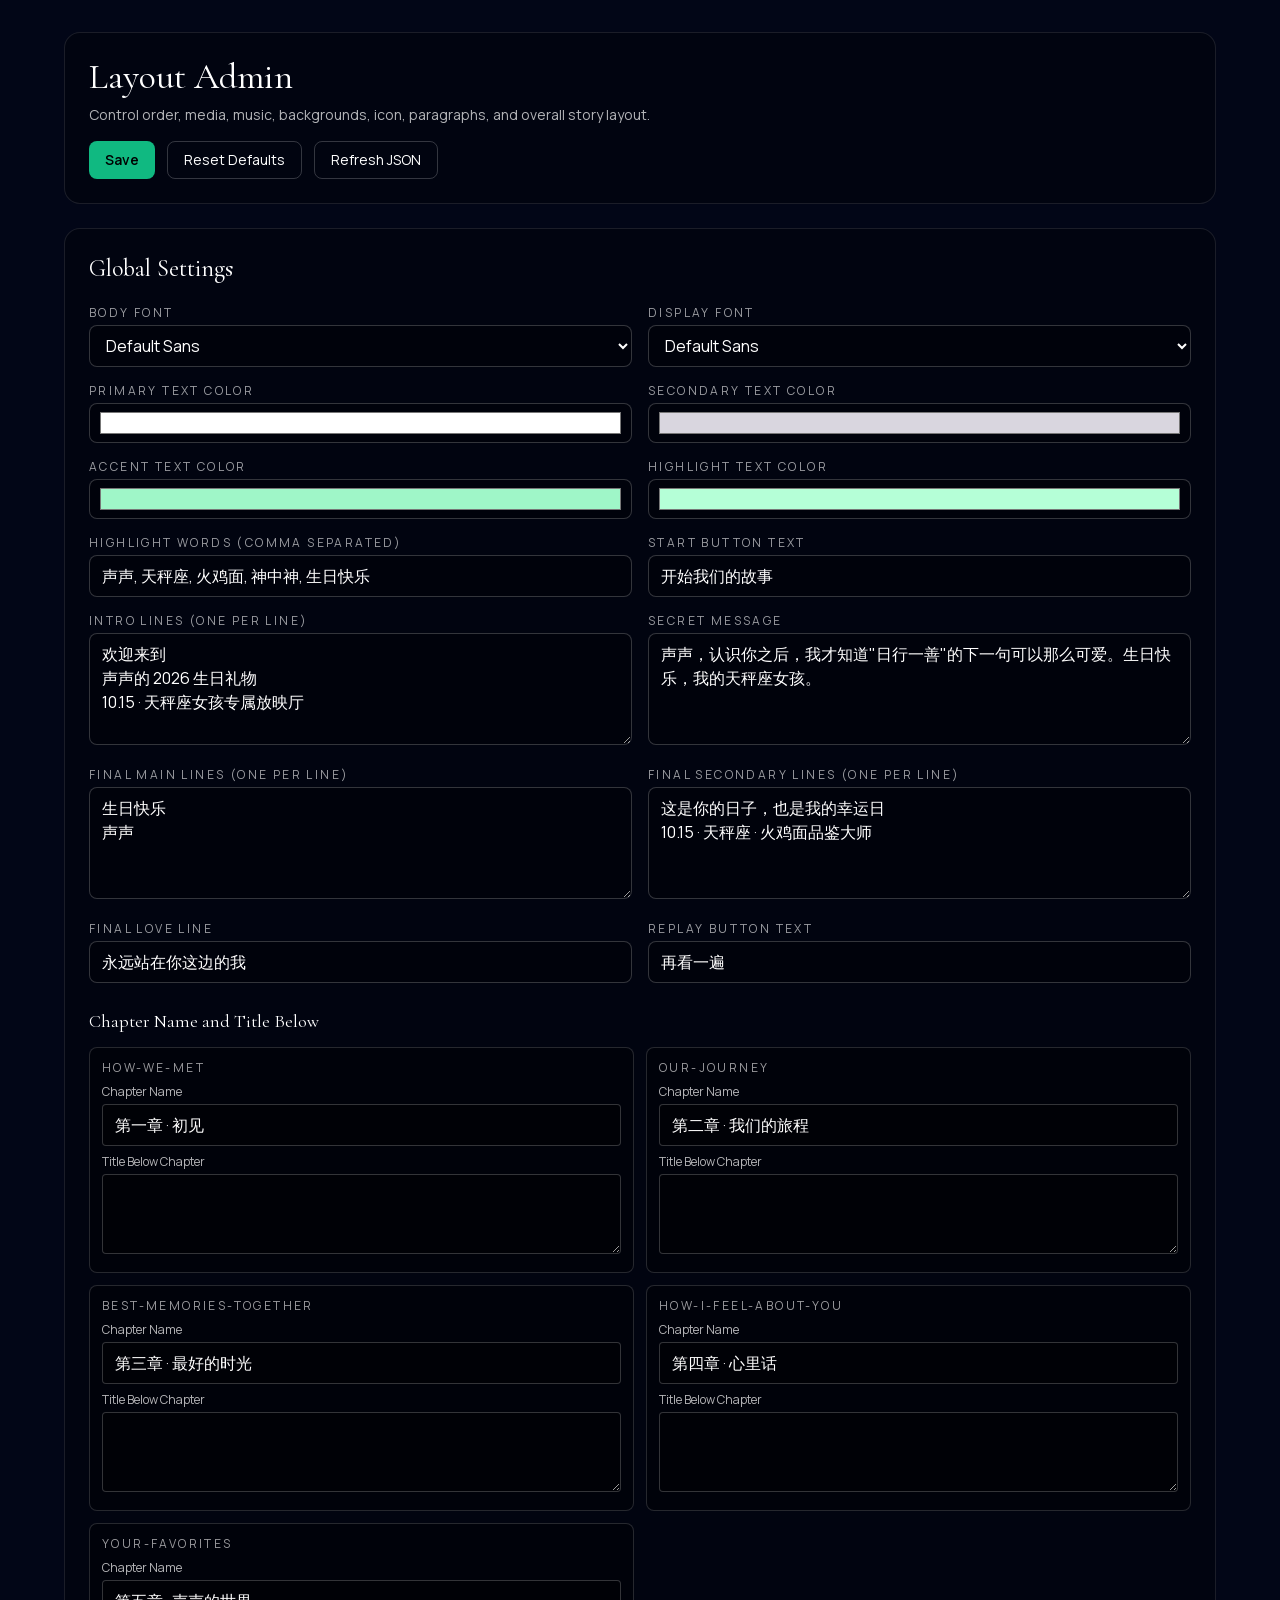
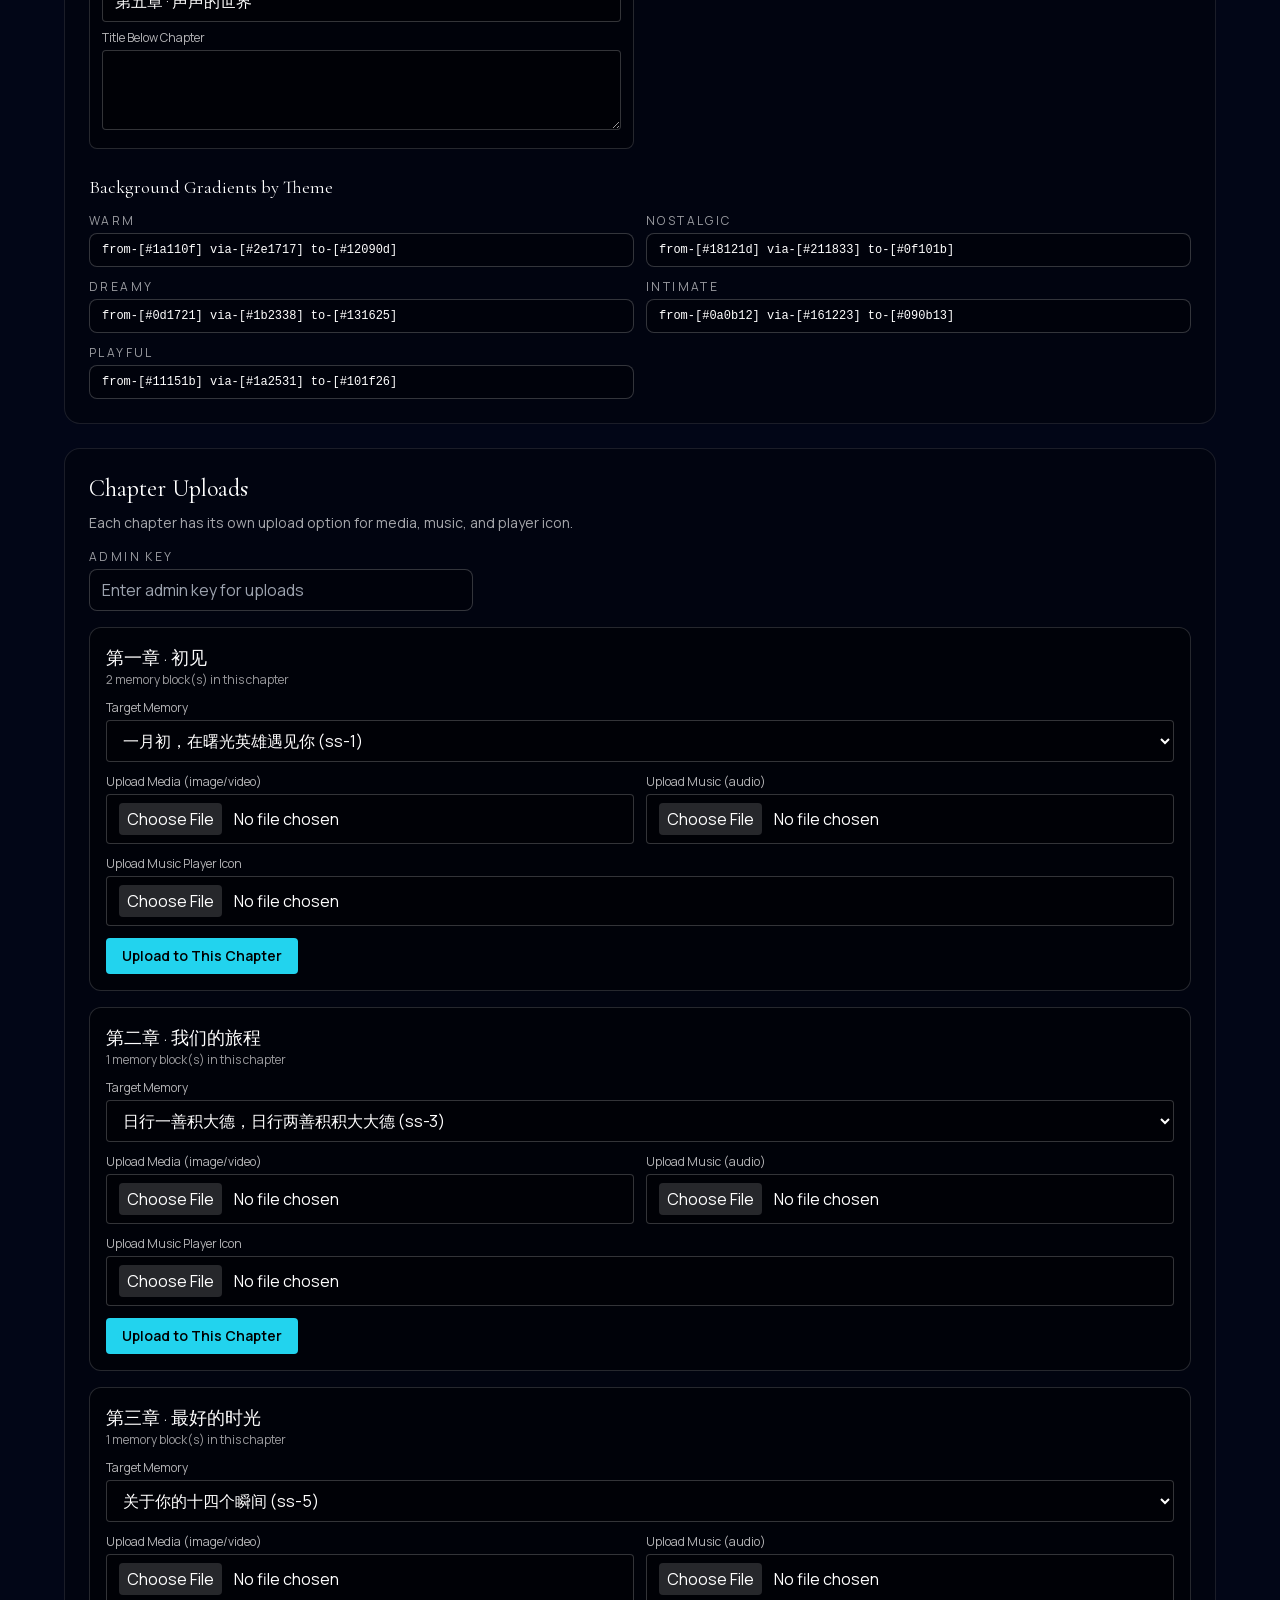
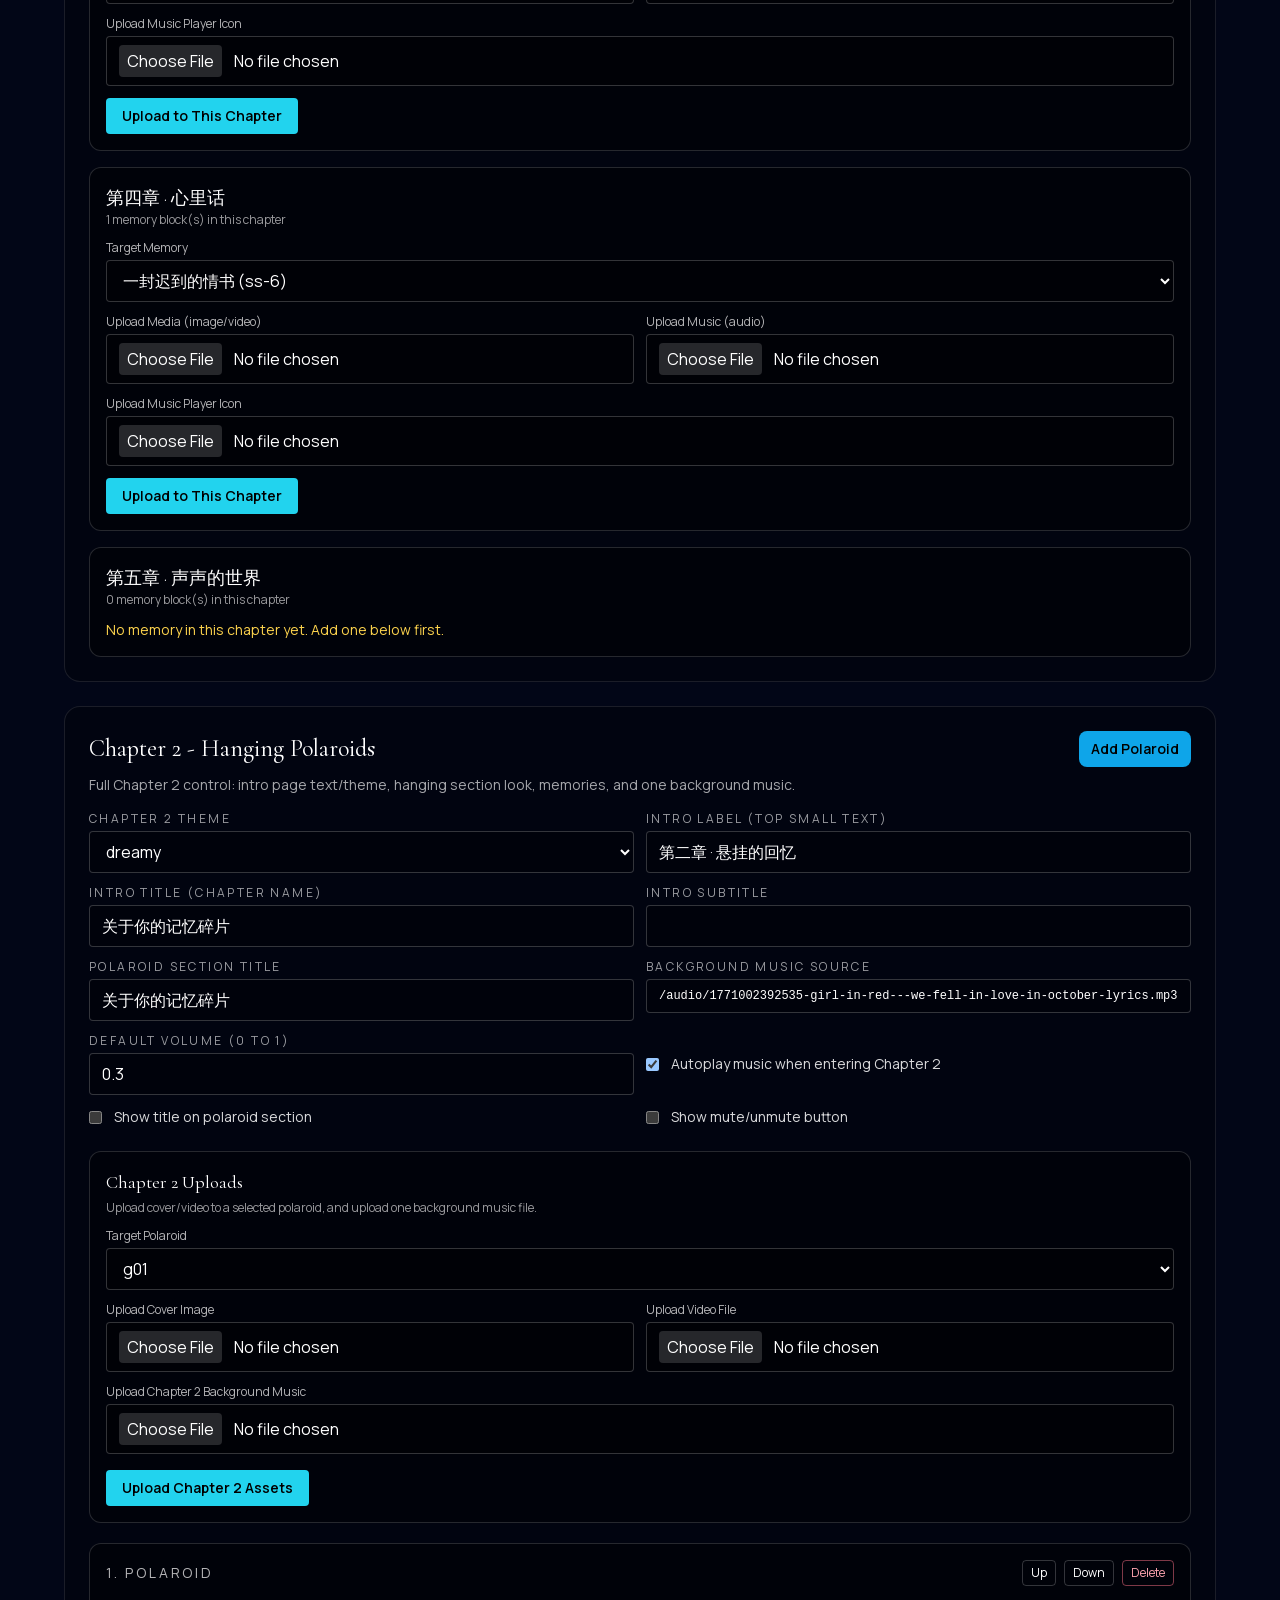
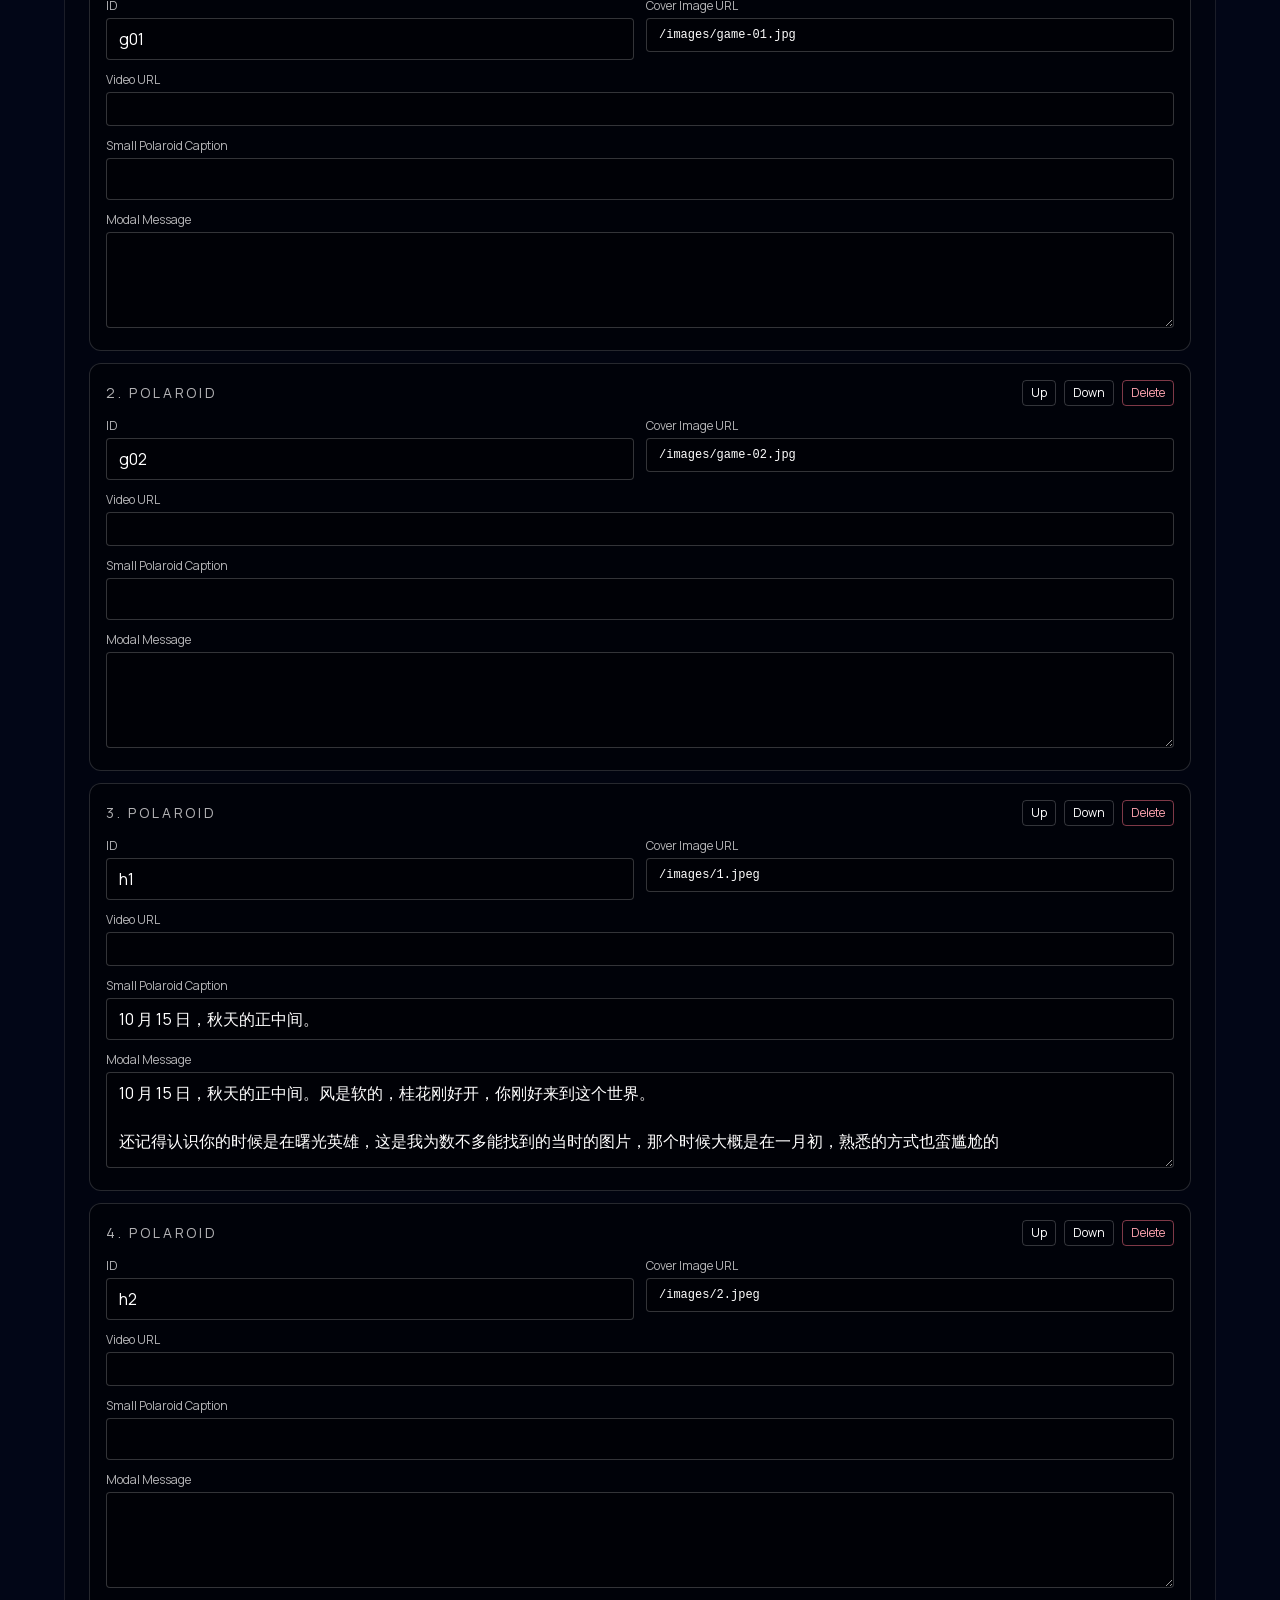
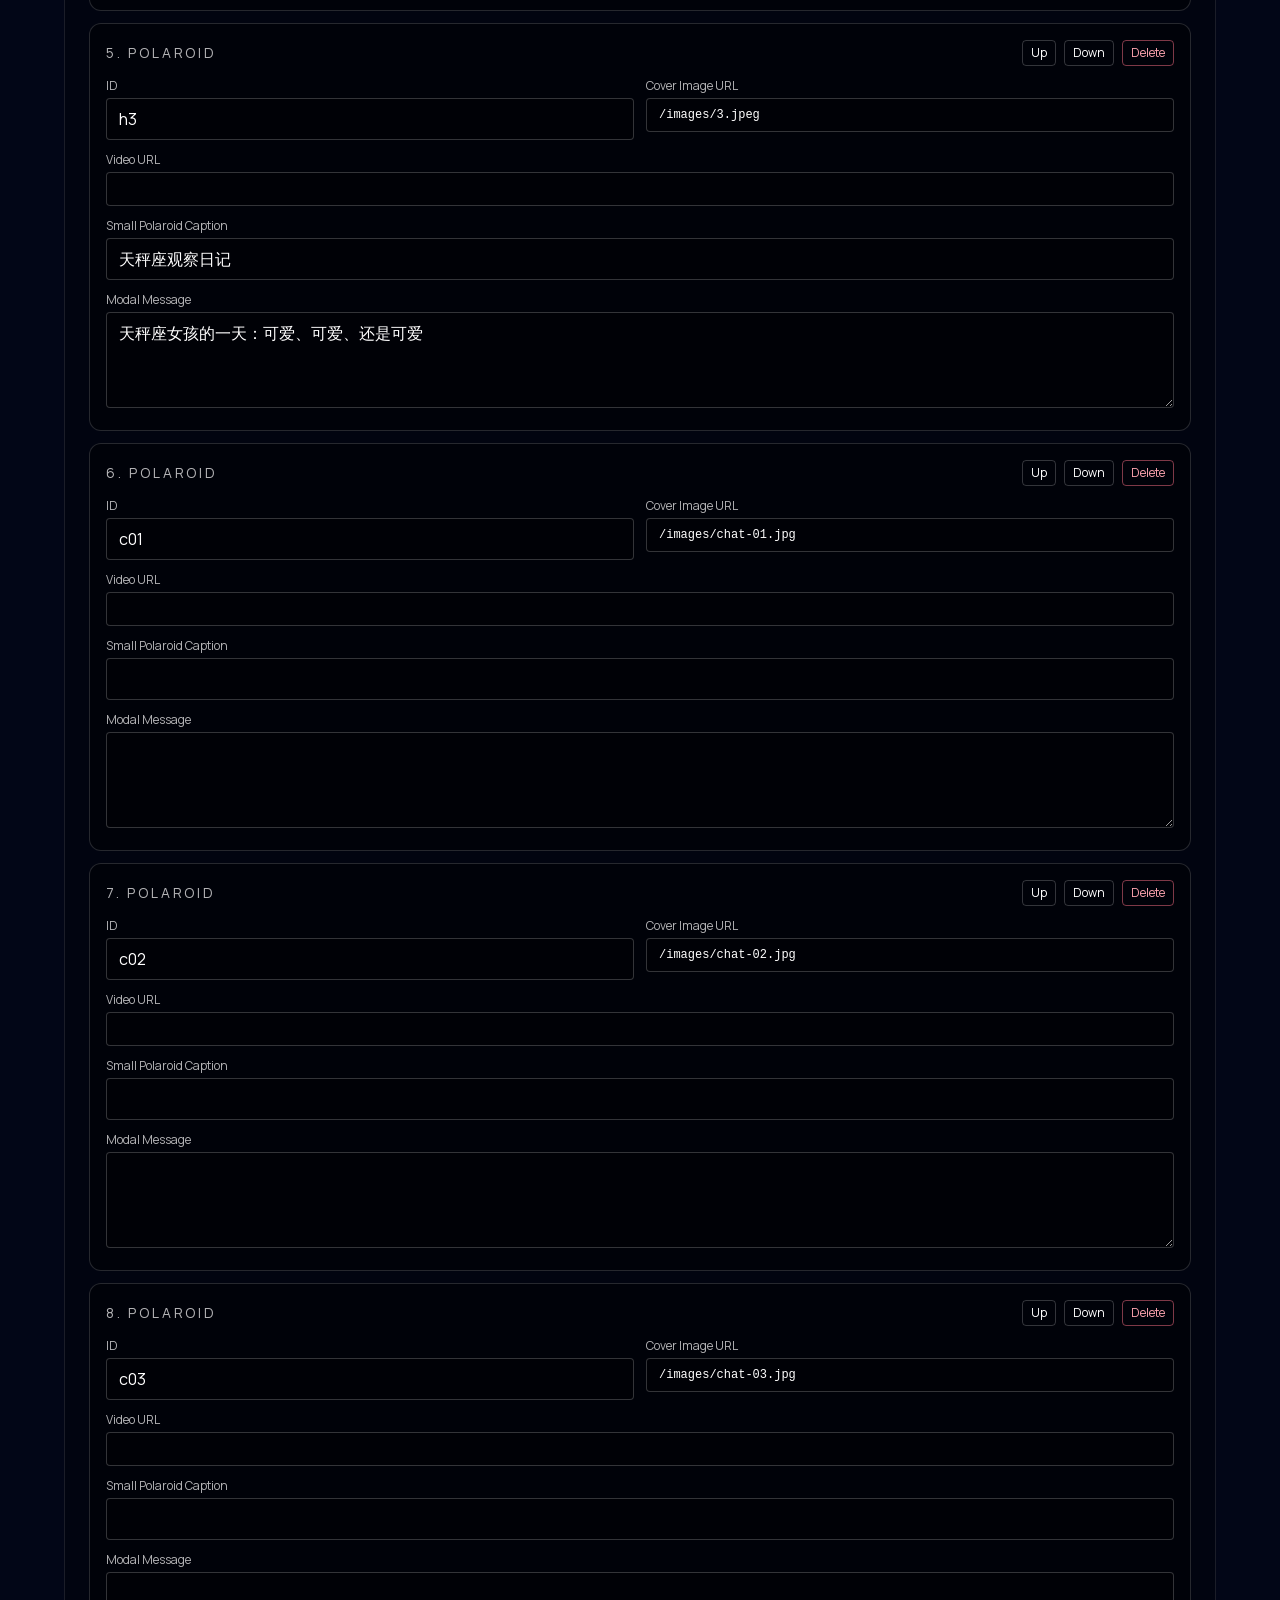
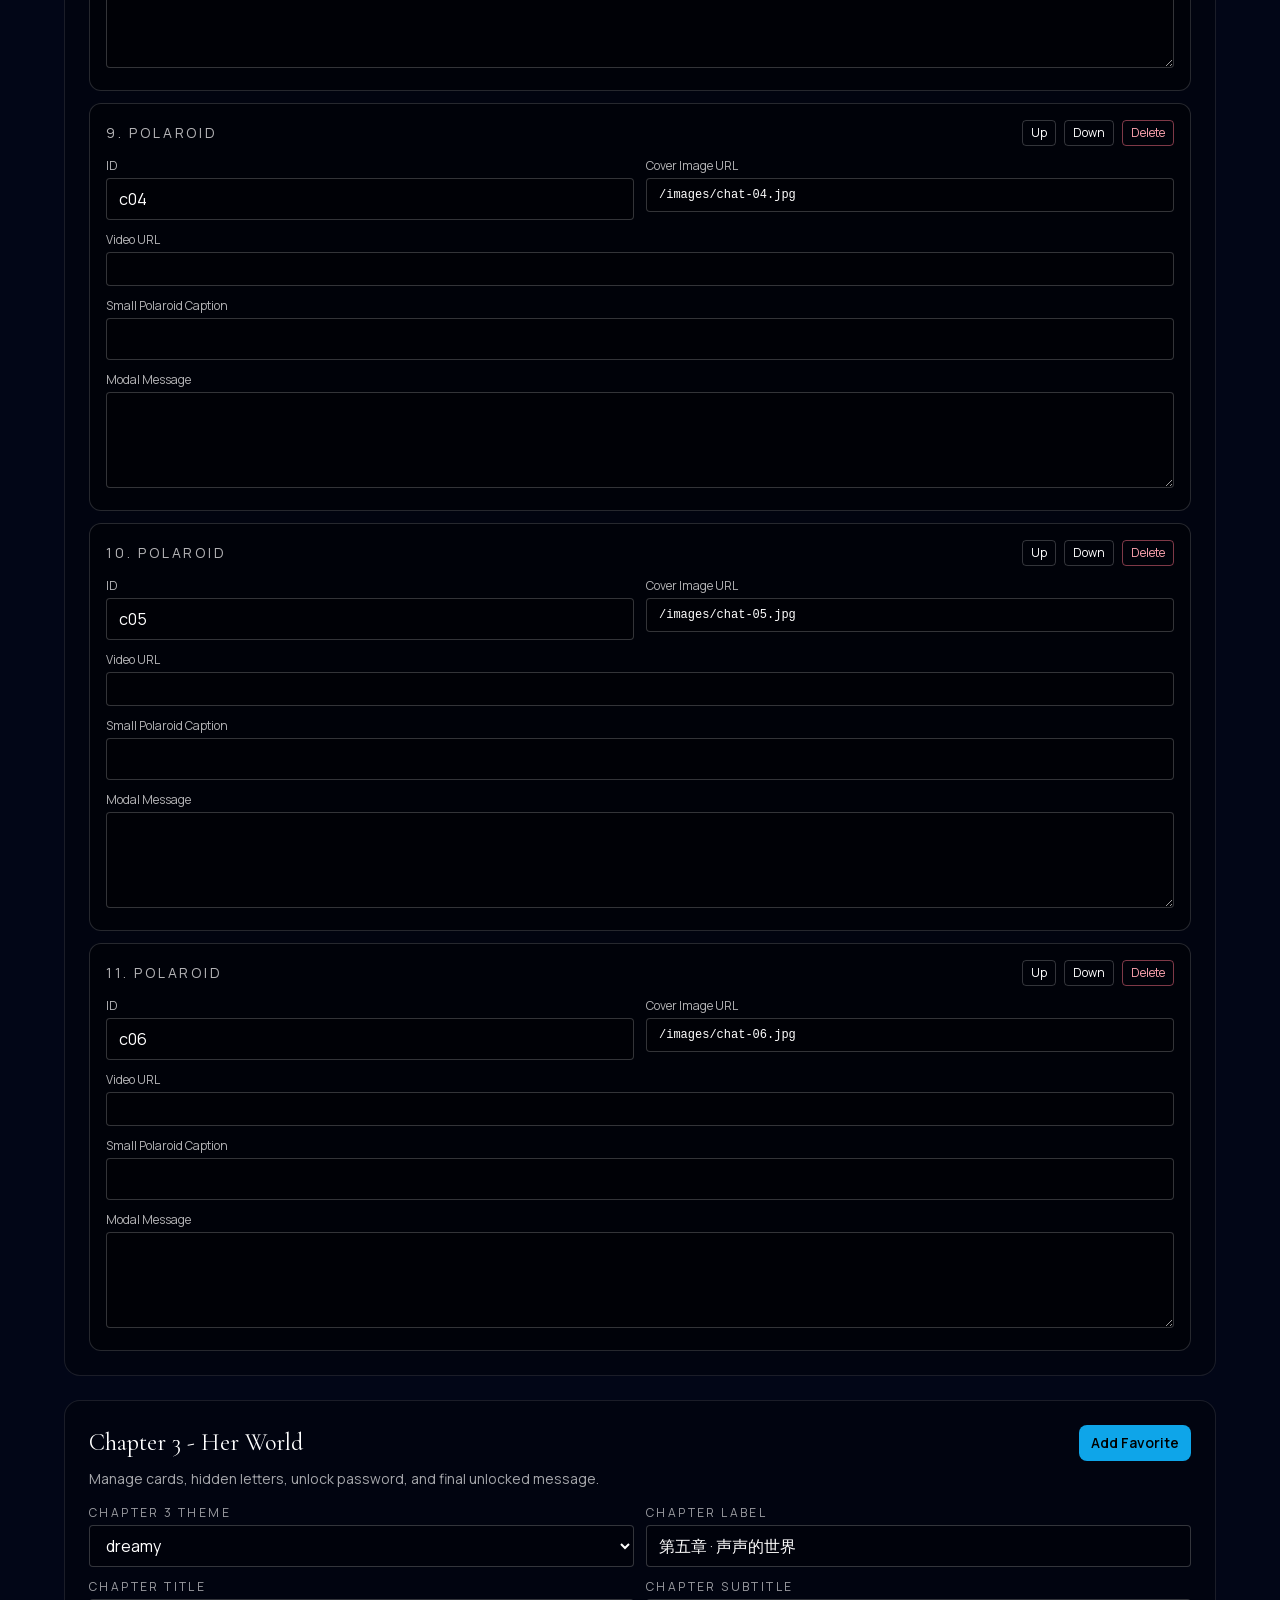
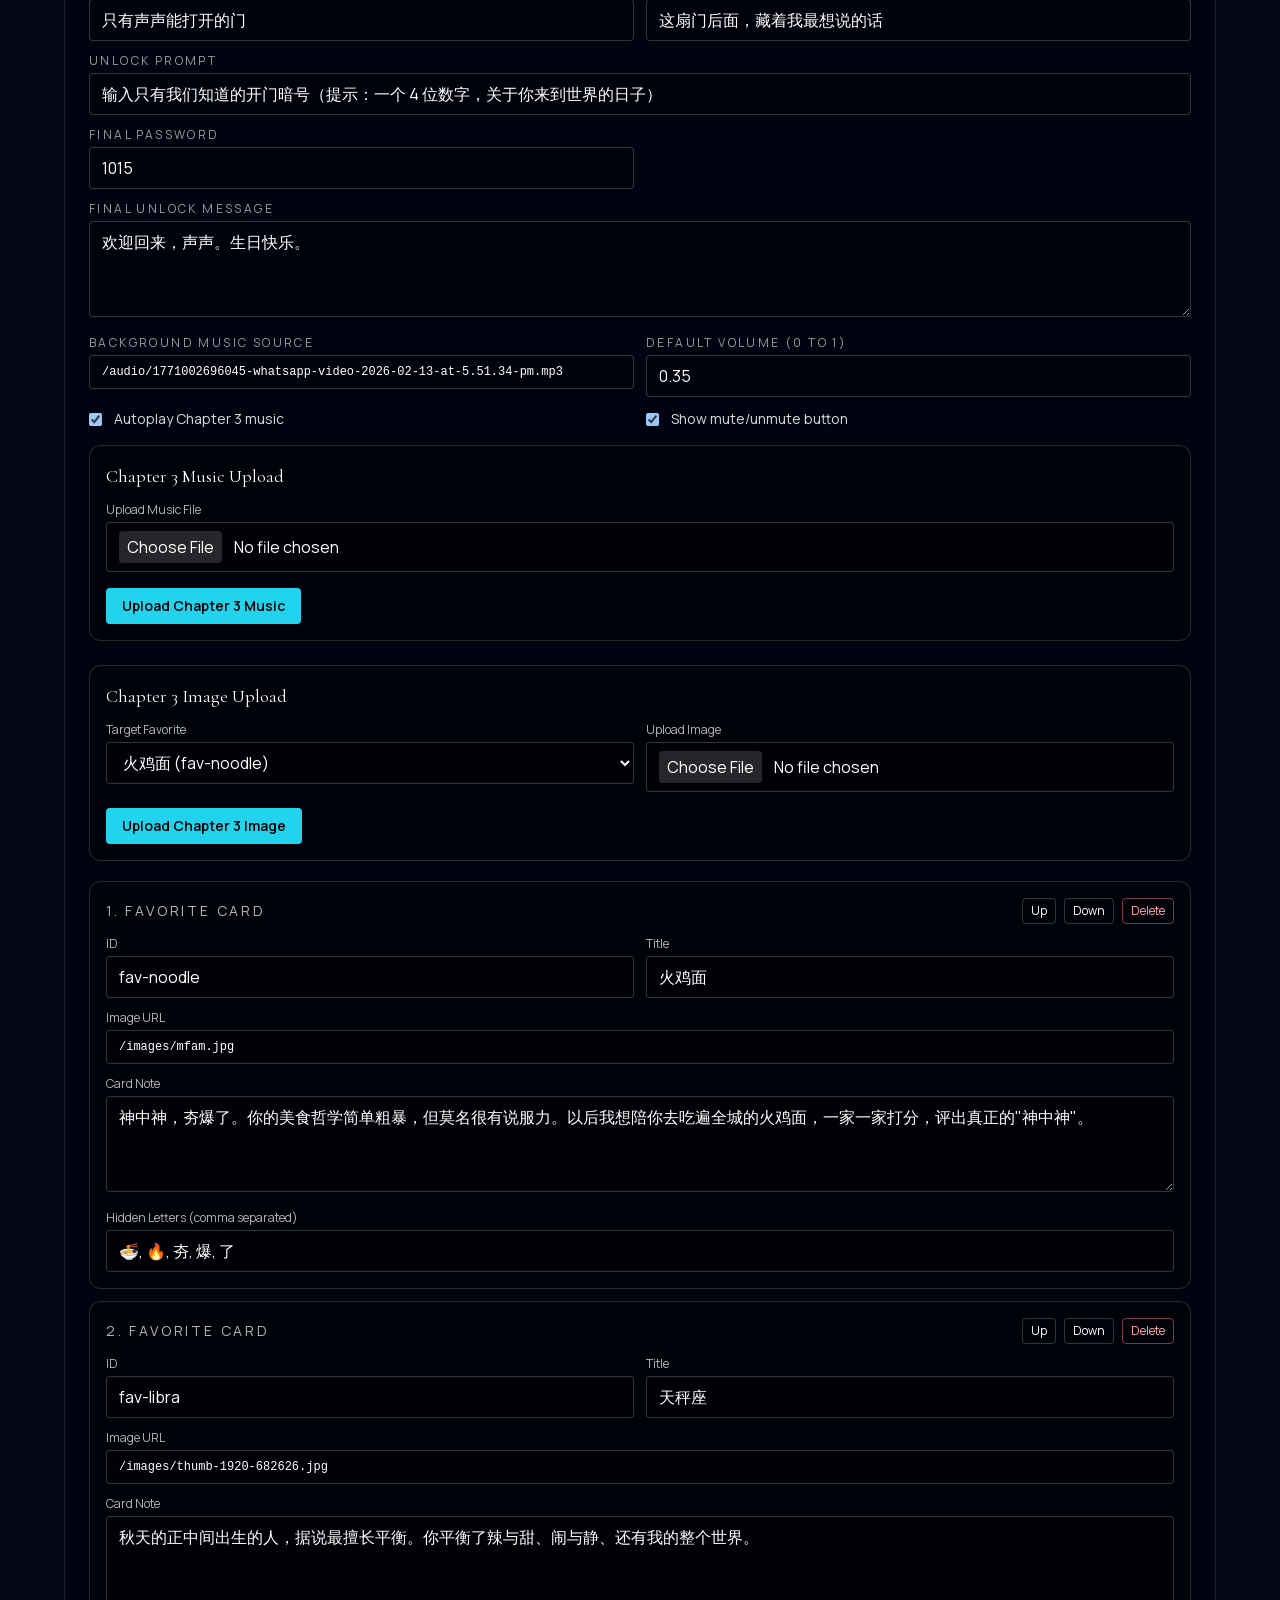
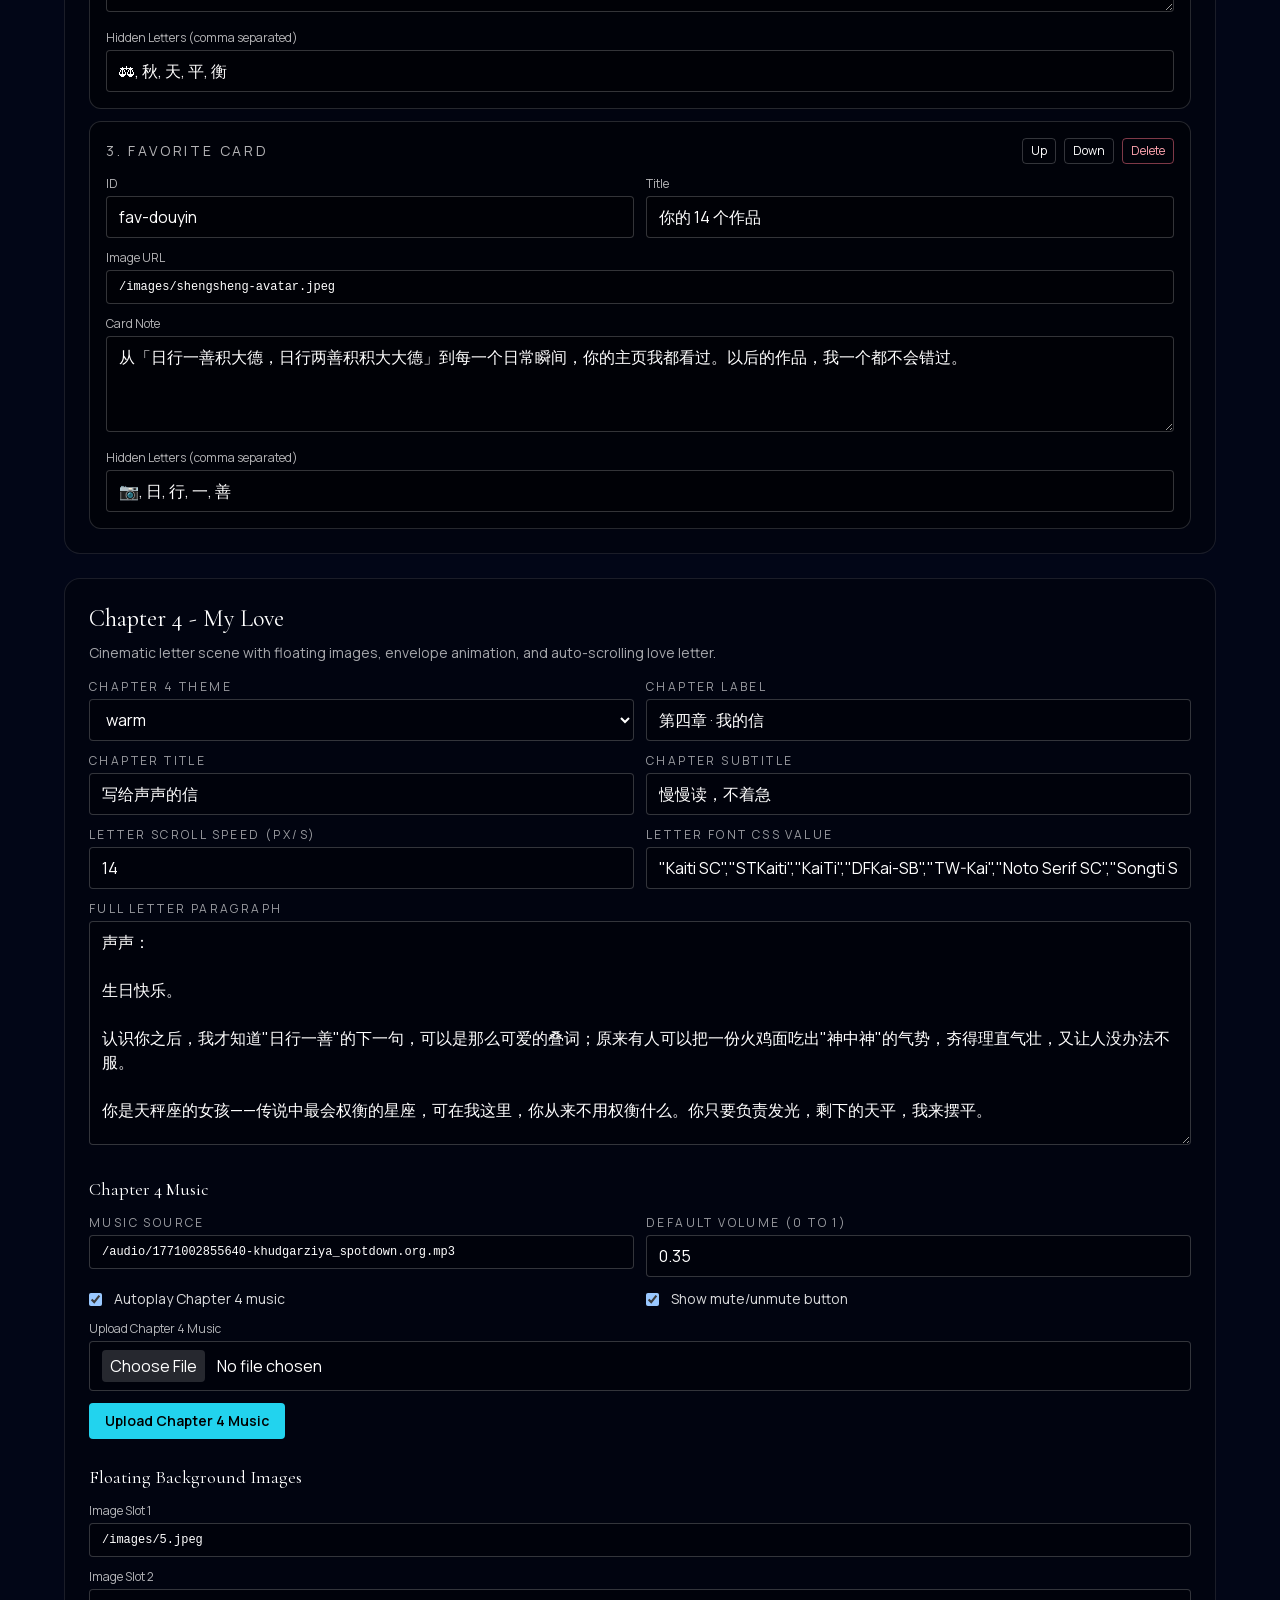
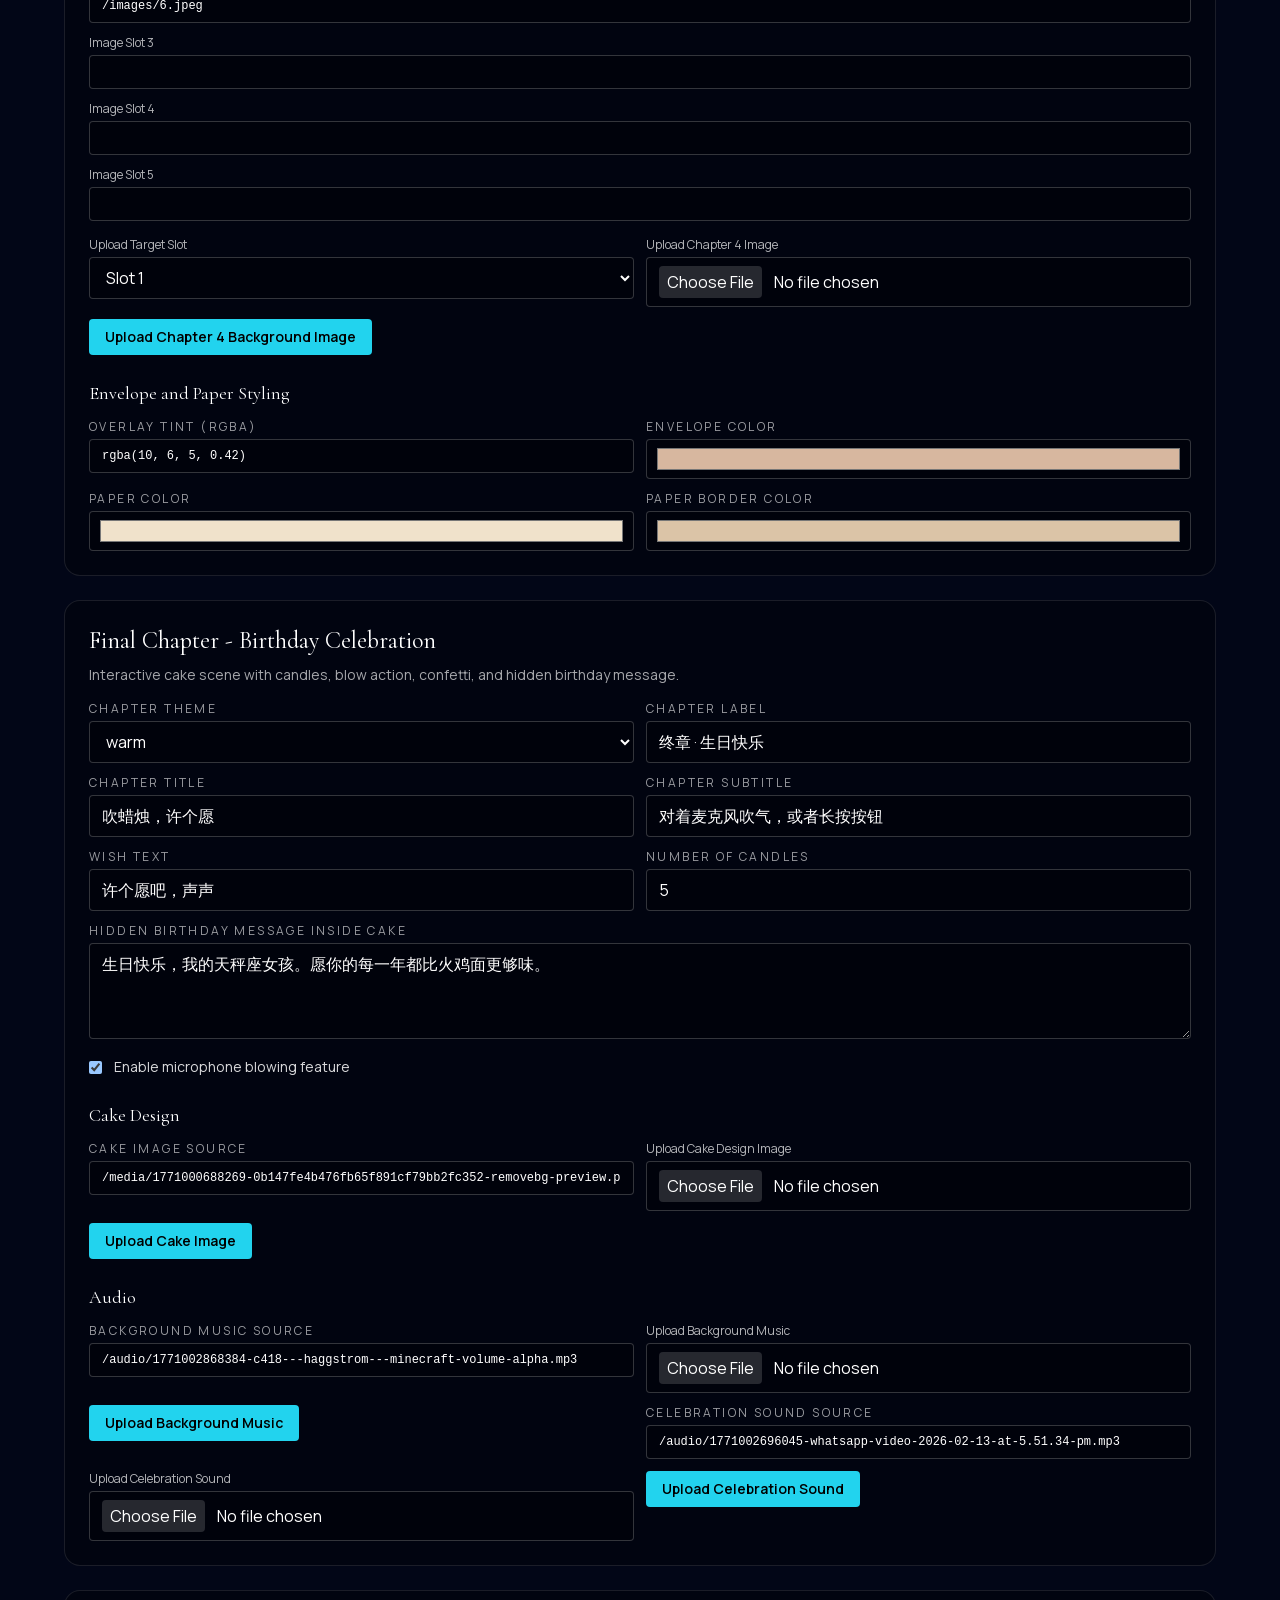
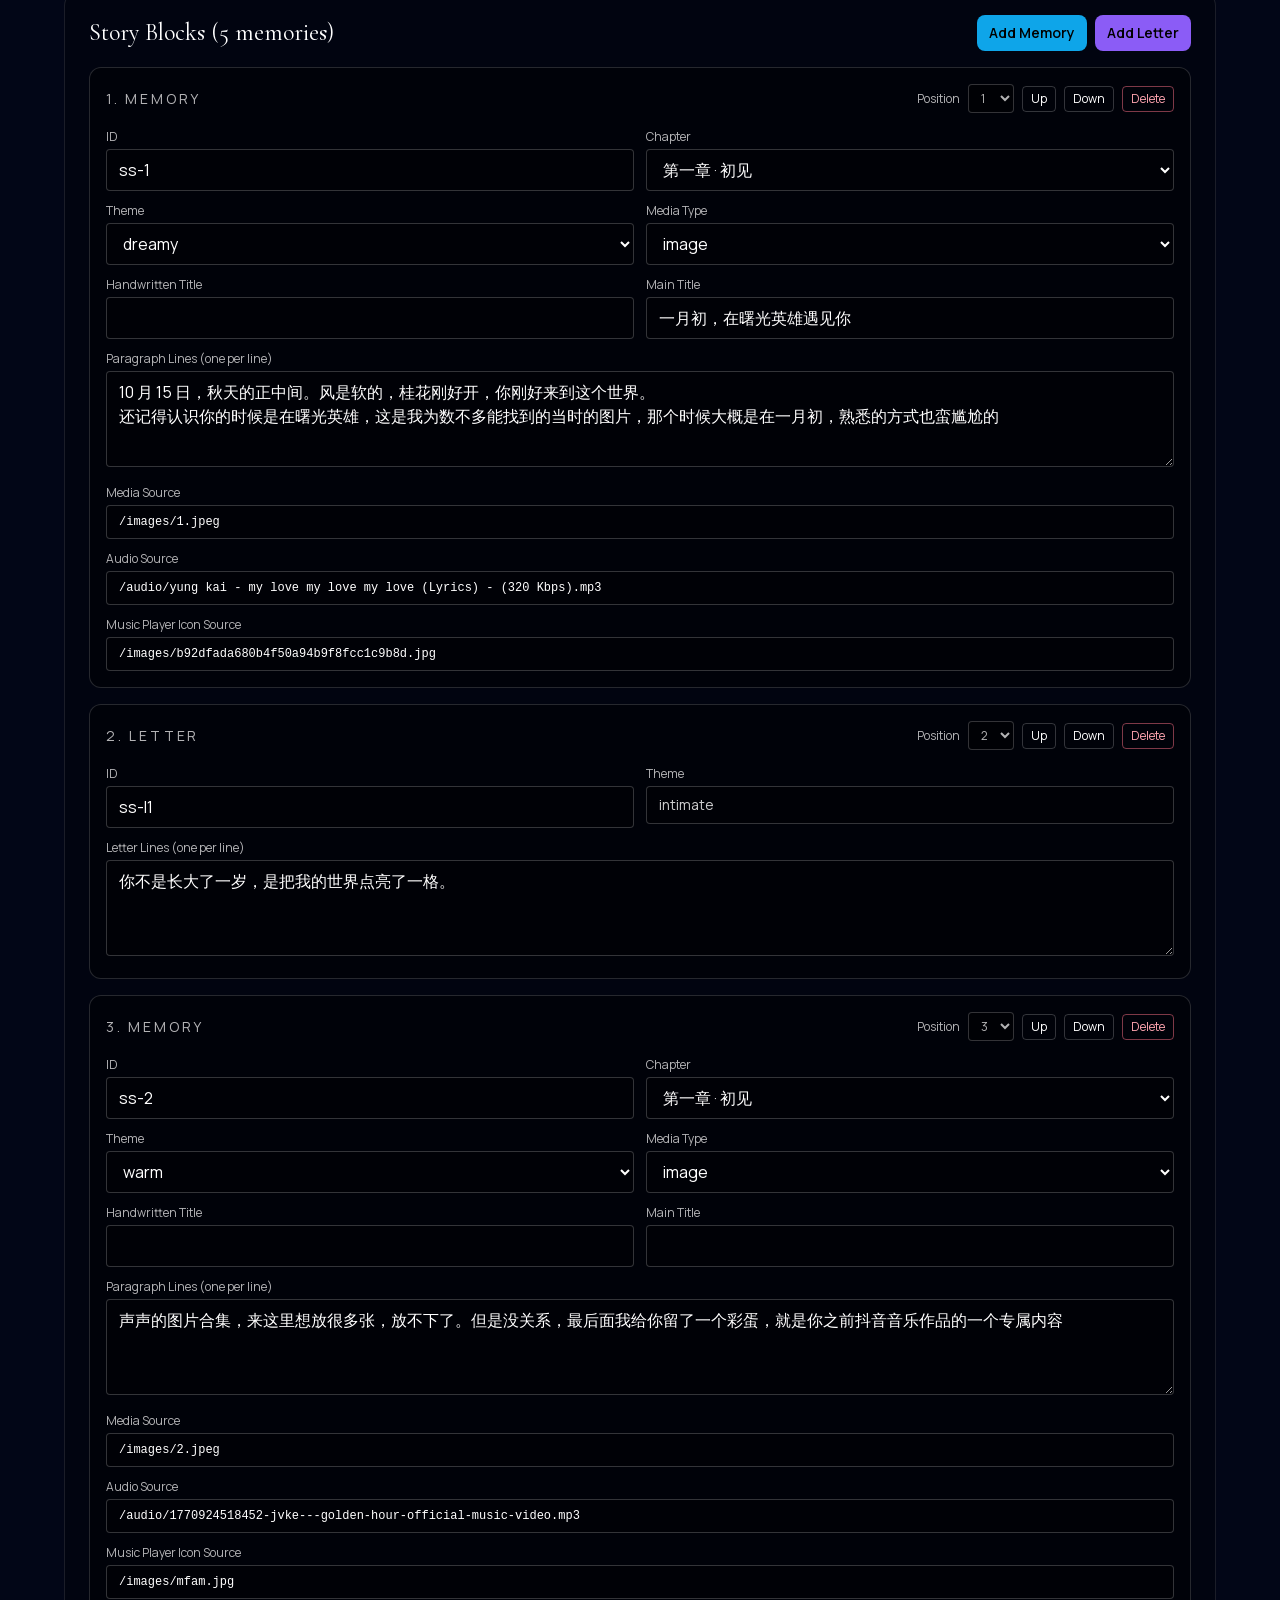
<file: admin/index.html>
<!DOCTYPE html><!--McxMYec7pZqjiN3BUDdIV--><html lang="zh-CN"><head><meta charSet="utf-8"/><meta name="viewport" content="width=device-width, initial-scale=1"/><link rel="stylesheet" href="/_next/static/css/f39526e371f7db7e.css" data-precedence="next"/><link rel="preload" as="script" fetchPriority="low" href="/_next/static/chunks/webpack-c10bdb8c22f23031.js"/><script src="/_next/static/chunks/4bd1b696-c023c6e3521b1417.js" async=""></script><script src="/_next/static/chunks/255-102f2e5b2e3dc2ef.js" async=""></script><script src="/_next/static/chunks/main-app-caf377b9d476925c.js" async=""></script><script src="/_next/static/chunks/app/admin/page-1e0dfdde477013d8.js" async=""></script><title>声声的 2026 生日礼物</title><meta name="description" content="一封用音乐与光影写成的生日情书"/><script src="/_next/static/chunks/polyfills-42372ed130431b0a.js" noModule=""></script></head><body class="__variable_f524cf __variable_b0914c bg-night text-white"><div hidden=""><!--$--><!--/$--></div><main class="min-h-screen bg-slate-950 px-4 py-8 text-white md:px-8"><div class="mx-auto max-w-6xl space-y-6"><header class="rounded-2xl border border-white/10 bg-black/30 p-6"><h1 class="text-3xl md:text-4xl">Layout Admin</h1><p class="mt-2 text-sm text-white/70">Control order, media, music, backgrounds, icon, paragraphs, and overall story layout.</p><div class="mt-4 flex flex-wrap gap-3"><button type="button" class="rounded-lg bg-emerald-500 px-4 py-2 text-sm font-semibold text-black">Save</button><button type="button" class="rounded-lg border border-white/20 px-4 py-2 text-sm">Reset Defaults</button><button type="button" class="rounded-lg border border-white/20 px-4 py-2 text-sm">Refresh JSON</button></div></header><section class="rounded-2xl border border-white/10 bg-black/30 p-6"><h2 class="text-2xl">Global Settings</h2><div class="mt-5 grid gap-4 md:grid-cols-2"><label class="block"><span class="mb-1 block text-xs uppercase tracking-[0.2em] text-white/60">Body Font</span><select class="w-full rounded-lg border border-white/20 bg-black/30 px-3 py-2"><option value="var(--font-sans), sans-serif">Default Sans</option><option value="var(--font-display), serif">Default Display</option><option value="Georgia, serif">Georgia</option><option value="&quot;Times New Roman&quot;, serif">Times New Roman</option><option value="&quot;Trebuchet MS&quot;, sans-serif">Trebuchet</option><option value="Verdana, sans-serif">Verdana</option></select></label><label class="block"><span class="mb-1 block text-xs uppercase tracking-[0.2em] text-white/60">Display Font</span><select class="w-full rounded-lg border border-white/20 bg-black/30 px-3 py-2"><option value="var(--font-sans), sans-serif">Default Sans</option><option value="var(--font-display), serif">Default Display</option><option value="Georgia, serif">Georgia</option><option value="&quot;Times New Roman&quot;, serif">Times New Roman</option><option value="&quot;Trebuchet MS&quot;, sans-serif">Trebuchet</option><option value="Verdana, sans-serif">Verdana</option></select></label><label class="block"><span class="mb-1 block text-xs uppercase tracking-[0.2em] text-white/60">Primary Text Color</span><input type="color" class="h-10 w-full rounded-lg border border-white/20 bg-black/30 px-2 py-1" value="#ffffff"/></label><label class="block"><span class="mb-1 block text-xs uppercase tracking-[0.2em] text-white/60">Secondary Text Color</span><input type="color" class="h-10 w-full rounded-lg border border-white/20 bg-black/30 px-2 py-1" value="#d9d6df"/></label><label class="block"><span class="mb-1 block text-xs uppercase tracking-[0.2em] text-white/60">Accent Text Color</span><input type="color" class="h-10 w-full rounded-lg border border-white/20 bg-black/30 px-2 py-1" value="#9ff6c8"/></label><label class="block"><span class="mb-1 block text-xs uppercase tracking-[0.2em] text-white/60">Highlight Text Color</span><input type="color" class="h-10 w-full rounded-lg border border-white/20 bg-black/30 px-2 py-1" value="#b5ffd7"/></label><label class="block"><span class="mb-1 block text-xs uppercase tracking-[0.2em] text-white/60">Highlight Words (comma separated)</span><input class="w-full rounded-lg border border-white/20 bg-black/30 px-3 py-2" value="声声, 天秤座, 火鸡面, 神中神, 生日快乐"/></label><label class="block"><span class="mb-1 block text-xs uppercase tracking-[0.2em] text-white/60">Start Button Text</span><input class="w-full rounded-lg border border-white/20 bg-black/30 px-3 py-2" value="开始我们的故事"/></label><label class="block"><span class="mb-1 block text-xs uppercase tracking-[0.2em] text-white/60">Intro Lines (one per line)</span><textarea class="h-28 w-full rounded-lg border border-white/20 bg-black/30 px-3 py-2">欢迎来到
声声的 2026 生日礼物
10.15 · 天秤座女孩专属放映厅</textarea></label><label class="block"><span class="mb-1 block text-xs uppercase tracking-[0.2em] text-white/60">Secret Message</span><textarea class="h-28 w-full rounded-lg border border-white/20 bg-black/30 px-3 py-2">声声，认识你之后，我才知道&quot;日行一善&quot;的下一句可以那么可爱。生日快乐，我的天秤座女孩。</textarea></label><label class="block"><span class="mb-1 block text-xs uppercase tracking-[0.2em] text-white/60">Final Main Lines (one per line)</span><textarea class="h-28 w-full rounded-lg border border-white/20 bg-black/30 px-3 py-2">生日快乐
声声</textarea></label><label class="block"><span class="mb-1 block text-xs uppercase tracking-[0.2em] text-white/60">Final Secondary Lines (one per line)</span><textarea class="h-28 w-full rounded-lg border border-white/20 bg-black/30 px-3 py-2">这是你的日子，也是我的幸运日
10.15 · 天秤座 · 火鸡面品鉴大师</textarea></label><label class="block"><span class="mb-1 block text-xs uppercase tracking-[0.2em] text-white/60">Final Love Line</span><input class="w-full rounded-lg border border-white/20 bg-black/30 px-3 py-2" value="永远站在你这边的我"/></label><label class="block"><span class="mb-1 block text-xs uppercase tracking-[0.2em] text-white/60">Replay Button Text</span><input class="w-full rounded-lg border border-white/20 bg-black/30 px-3 py-2" value="再看一遍"/></label></div><h3 class="mt-6 text-lg">Chapter Name and Title Below</h3><div class="mt-3 grid gap-3 md:grid-cols-2"><article class="rounded-lg border border-white/15 bg-black/35 p-3"><p class="text-xs uppercase tracking-[0.2em] text-white/60">how-we-met</p><label class="mt-2 block"><span class="mb-1 block text-xs text-white/70">Chapter Name</span><input class="w-full rounded border border-white/20 bg-black/30 px-3 py-2" value="第一章 · 初见"/></label><label class="mt-2 block"><span class="mb-1 block text-xs text-white/70">Title Below Chapter</span><textarea class="h-20 w-full rounded border border-white/20 bg-black/30 px-3 py-2"></textarea></label></article><article class="rounded-lg border border-white/15 bg-black/35 p-3"><p class="text-xs uppercase tracking-[0.2em] text-white/60">our-journey</p><label class="mt-2 block"><span class="mb-1 block text-xs text-white/70">Chapter Name</span><input class="w-full rounded border border-white/20 bg-black/30 px-3 py-2" value="第二章 · 我们的旅程"/></label><label class="mt-2 block"><span class="mb-1 block text-xs text-white/70">Title Below Chapter</span><textarea class="h-20 w-full rounded border border-white/20 bg-black/30 px-3 py-2"></textarea></label></article><article class="rounded-lg border border-white/15 bg-black/35 p-3"><p class="text-xs uppercase tracking-[0.2em] text-white/60">best-memories-together</p><label class="mt-2 block"><span class="mb-1 block text-xs text-white/70">Chapter Name</span><input class="w-full rounded border border-white/20 bg-black/30 px-3 py-2" value="第三章 · 最好的时光"/></label><label class="mt-2 block"><span class="mb-1 block text-xs text-white/70">Title Below Chapter</span><textarea class="h-20 w-full rounded border border-white/20 bg-black/30 px-3 py-2"></textarea></label></article><article class="rounded-lg border border-white/15 bg-black/35 p-3"><p class="text-xs uppercase tracking-[0.2em] text-white/60">how-i-feel-about-you</p><label class="mt-2 block"><span class="mb-1 block text-xs text-white/70">Chapter Name</span><input class="w-full rounded border border-white/20 bg-black/30 px-3 py-2" value="第四章 · 心里话"/></label><label class="mt-2 block"><span class="mb-1 block text-xs text-white/70">Title Below Chapter</span><textarea class="h-20 w-full rounded border border-white/20 bg-black/30 px-3 py-2"></textarea></label></article><article class="rounded-lg border border-white/15 bg-black/35 p-3"><p class="text-xs uppercase tracking-[0.2em] text-white/60">your-favorites</p><label class="mt-2 block"><span class="mb-1 block text-xs text-white/70">Chapter Name</span><input class="w-full rounded border border-white/20 bg-black/30 px-3 py-2" value="第五章 · 声声的世界"/></label><label class="mt-2 block"><span class="mb-1 block text-xs text-white/70">Title Below Chapter</span><textarea class="h-20 w-full rounded border border-white/20 bg-black/30 px-3 py-2"></textarea></label></article></div><h3 class="mt-6 text-lg">Background Gradients by Theme</h3><div class="mt-3 grid gap-3 md:grid-cols-2"><label class="block"><span class="mb-1 block text-xs uppercase tracking-[0.2em] text-white/60">warm</span><input class="w-full rounded-lg border border-white/20 bg-black/30 px-3 py-2 font-mono text-xs" value="from-[#1a110f] via-[#2e1717] to-[#12090d]"/></label><label class="block"><span class="mb-1 block text-xs uppercase tracking-[0.2em] text-white/60">nostalgic</span><input class="w-full rounded-lg border border-white/20 bg-black/30 px-3 py-2 font-mono text-xs" value="from-[#18121d] via-[#211833] to-[#0f101b]"/></label><label class="block"><span class="mb-1 block text-xs uppercase tracking-[0.2em] text-white/60">dreamy</span><input class="w-full rounded-lg border border-white/20 bg-black/30 px-3 py-2 font-mono text-xs" value="from-[#0d1721] via-[#1b2338] to-[#131625]"/></label><label class="block"><span class="mb-1 block text-xs uppercase tracking-[0.2em] text-white/60">intimate</span><input class="w-full rounded-lg border border-white/20 bg-black/30 px-3 py-2 font-mono text-xs" value="from-[#0a0b12] via-[#161223] to-[#090b13]"/></label><label class="block"><span class="mb-1 block text-xs uppercase tracking-[0.2em] text-white/60">playful</span><input class="w-full rounded-lg border border-white/20 bg-black/30 px-3 py-2 font-mono text-xs" value="from-[#11151b] via-[#1a2531] to-[#101f26]"/></label></div></section><section class="rounded-2xl border border-white/10 bg-black/30 p-6"><h2 class="text-2xl">Chapter Uploads</h2><p class="mt-2 text-sm text-white/65">Each chapter has its own upload option for media, music, and player icon.</p><label class="mt-4 block max-w-sm"><span class="mb-1 block text-xs uppercase tracking-[0.2em] text-white/60">Admin Key</span><input type="password" class="w-full rounded-lg border border-white/20 bg-black/30 px-3 py-2" placeholder="Enter admin key for uploads" value=""/></label><div class="mt-4 grid gap-4"><article class="rounded-xl border border-white/15 bg-black/40 p-4"><h3 class="text-lg">第一章 · 初见</h3><p class="text-xs text-white/60">2<!-- --> memory block(s) in this chapter</p><div class="mt-3 grid gap-3 md:grid-cols-2"><label class="block md:col-span-2"><span class="mb-1 block text-xs text-white/70">Target Memory</span><select class="w-full rounded border border-white/20 bg-black/30 px-3 py-2"><option value="ss-1" selected="">一月初，在曙光英雄遇见你<!-- --> (<!-- -->ss-1<!-- -->)</option><option value="ss-2"> (<!-- -->ss-2<!-- -->)</option></select></label><label class="block"><span class="mb-1 block text-xs text-white/70">Upload Media (image/video)</span><input type="file" accept="image/*,video/*" class="w-full rounded border border-white/20 bg-black/30 px-3 py-2 file:mr-3 file:rounded file:border-0 file:bg-white/15 file:px-2 file:py-1"/></label><label class="block"><span class="mb-1 block text-xs text-white/70">Upload Music (audio)</span><input type="file" accept="audio/*" class="w-full rounded border border-white/20 bg-black/30 px-3 py-2 file:mr-3 file:rounded file:border-0 file:bg-white/15 file:px-2 file:py-1"/></label><label class="block md:col-span-2"><span class="mb-1 block text-xs text-white/70">Upload Music Player Icon</span><input type="file" accept="image/*" class="w-full rounded border border-white/20 bg-black/30 px-3 py-2 file:mr-3 file:rounded file:border-0 file:bg-white/15 file:px-2 file:py-1"/></label><div class="md:col-span-2"><button type="button" class="rounded bg-cyan-400 px-4 py-2 text-sm font-semibold text-black disabled:opacity-50">Upload to This Chapter</button></div></div></article><article class="rounded-xl border border-white/15 bg-black/40 p-4"><h3 class="text-lg">第二章 · 我们的旅程</h3><p class="text-xs text-white/60">1<!-- --> memory block(s) in this chapter</p><div class="mt-3 grid gap-3 md:grid-cols-2"><label class="block md:col-span-2"><span class="mb-1 block text-xs text-white/70">Target Memory</span><select class="w-full rounded border border-white/20 bg-black/30 px-3 py-2"><option value="ss-3" selected="">日行一善积大德，日行两善积积大大德<!-- --> (<!-- -->ss-3<!-- -->)</option></select></label><label class="block"><span class="mb-1 block text-xs text-white/70">Upload Media (image/video)</span><input type="file" accept="image/*,video/*" class="w-full rounded border border-white/20 bg-black/30 px-3 py-2 file:mr-3 file:rounded file:border-0 file:bg-white/15 file:px-2 file:py-1"/></label><label class="block"><span class="mb-1 block text-xs text-white/70">Upload Music (audio)</span><input type="file" accept="audio/*" class="w-full rounded border border-white/20 bg-black/30 px-3 py-2 file:mr-3 file:rounded file:border-0 file:bg-white/15 file:px-2 file:py-1"/></label><label class="block md:col-span-2"><span class="mb-1 block text-xs text-white/70">Upload Music Player Icon</span><input type="file" accept="image/*" class="w-full rounded border border-white/20 bg-black/30 px-3 py-2 file:mr-3 file:rounded file:border-0 file:bg-white/15 file:px-2 file:py-1"/></label><div class="md:col-span-2"><button type="button" class="rounded bg-cyan-400 px-4 py-2 text-sm font-semibold text-black disabled:opacity-50">Upload to This Chapter</button></div></div></article><article class="rounded-xl border border-white/15 bg-black/40 p-4"><h3 class="text-lg">第三章 · 最好的时光</h3><p class="text-xs text-white/60">1<!-- --> memory block(s) in this chapter</p><div class="mt-3 grid gap-3 md:grid-cols-2"><label class="block md:col-span-2"><span class="mb-1 block text-xs text-white/70">Target Memory</span><select class="w-full rounded border border-white/20 bg-black/30 px-3 py-2"><option value="ss-5" selected="">关于你的十四个瞬间<!-- --> (<!-- -->ss-5<!-- -->)</option></select></label><label class="block"><span class="mb-1 block text-xs text-white/70">Upload Media (image/video)</span><input type="file" accept="image/*,video/*" class="w-full rounded border border-white/20 bg-black/30 px-3 py-2 file:mr-3 file:rounded file:border-0 file:bg-white/15 file:px-2 file:py-1"/></label><label class="block"><span class="mb-1 block text-xs text-white/70">Upload Music (audio)</span><input type="file" accept="audio/*" class="w-full rounded border border-white/20 bg-black/30 px-3 py-2 file:mr-3 file:rounded file:border-0 file:bg-white/15 file:px-2 file:py-1"/></label><label class="block md:col-span-2"><span class="mb-1 block text-xs text-white/70">Upload Music Player Icon</span><input type="file" accept="image/*" class="w-full rounded border border-white/20 bg-black/30 px-3 py-2 file:mr-3 file:rounded file:border-0 file:bg-white/15 file:px-2 file:py-1"/></label><div class="md:col-span-2"><button type="button" class="rounded bg-cyan-400 px-4 py-2 text-sm font-semibold text-black disabled:opacity-50">Upload to This Chapter</button></div></div></article><article class="rounded-xl border border-white/15 bg-black/40 p-4"><h3 class="text-lg">第四章 · 心里话</h3><p class="text-xs text-white/60">1<!-- --> memory block(s) in this chapter</p><div class="mt-3 grid gap-3 md:grid-cols-2"><label class="block md:col-span-2"><span class="mb-1 block text-xs text-white/70">Target Memory</span><select class="w-full rounded border border-white/20 bg-black/30 px-3 py-2"><option value="ss-6" selected="">一封迟到的情书<!-- --> (<!-- -->ss-6<!-- -->)</option></select></label><label class="block"><span class="mb-1 block text-xs text-white/70">Upload Media (image/video)</span><input type="file" accept="image/*,video/*" class="w-full rounded border border-white/20 bg-black/30 px-3 py-2 file:mr-3 file:rounded file:border-0 file:bg-white/15 file:px-2 file:py-1"/></label><label class="block"><span class="mb-1 block text-xs text-white/70">Upload Music (audio)</span><input type="file" accept="audio/*" class="w-full rounded border border-white/20 bg-black/30 px-3 py-2 file:mr-3 file:rounded file:border-0 file:bg-white/15 file:px-2 file:py-1"/></label><label class="block md:col-span-2"><span class="mb-1 block text-xs text-white/70">Upload Music Player Icon</span><input type="file" accept="image/*" class="w-full rounded border border-white/20 bg-black/30 px-3 py-2 file:mr-3 file:rounded file:border-0 file:bg-white/15 file:px-2 file:py-1"/></label><div class="md:col-span-2"><button type="button" class="rounded bg-cyan-400 px-4 py-2 text-sm font-semibold text-black disabled:opacity-50">Upload to This Chapter</button></div></div></article><article class="rounded-xl border border-white/15 bg-black/40 p-4"><h3 class="text-lg">第五章 · 声声的世界</h3><p class="text-xs text-white/60">0<!-- --> memory block(s) in this chapter</p><p class="mt-3 text-sm text-amber-300">No memory in this chapter yet. Add one below first.</p></article></div></section><section class="rounded-2xl border border-white/10 bg-black/30 p-6"><div class="flex flex-wrap items-center justify-between gap-3"><h2 class="text-2xl">Chapter 2 - Hanging Polaroids</h2><button type="button" class="rounded-lg bg-sky-500 px-3 py-2 text-sm font-semibold text-black">Add Polaroid</button></div><p class="mt-2 text-sm text-white/65">Full Chapter 2 control: intro page text/theme, hanging section look, memories, and one background music.</p><div class="mt-4 grid gap-3 md:grid-cols-2"><label class="block"><span class="mb-1 block text-xs uppercase tracking-[0.2em] text-white/60">Chapter 2 Theme</span><select class="w-full rounded border border-white/20 bg-black/30 px-3 py-2"><option value="warm">warm</option><option value="nostalgic">nostalgic</option><option value="dreamy" selected="">dreamy</option><option value="intimate">intimate</option><option value="playful">playful</option></select></label><label class="block"><span class="mb-1 block text-xs uppercase tracking-[0.2em] text-white/60">Intro Label (top small text)</span><input class="w-full rounded border border-white/20 bg-black/30 px-3 py-2" value="第二章 · 悬挂的回忆"/></label><label class="block"><span class="mb-1 block text-xs uppercase tracking-[0.2em] text-white/60">Intro Title (chapter name)</span><input class="w-full rounded border border-white/20 bg-black/30 px-3 py-2" value="关于你的记忆碎片"/></label><label class="block"><span class="mb-1 block text-xs uppercase tracking-[0.2em] text-white/60">Intro Subtitle</span><input class="w-full rounded border border-white/20 bg-black/30 px-3 py-2" value=""/></label><label class="block"><span class="mb-1 block text-xs uppercase tracking-[0.2em] text-white/60">Polaroid Section Title</span><input class="w-full rounded border border-white/20 bg-black/30 px-3 py-2" value="关于你的记忆碎片"/></label><label class="block"><span class="mb-1 block text-xs uppercase tracking-[0.2em] text-white/60">Background Music Source</span><input class="w-full rounded border border-white/20 bg-black/30 px-3 py-2 font-mono text-xs" value="/audio/1771002392535-girl-in-red---we-fell-in-love-in-october-lyrics.mp3"/></label><label class="block"><span class="mb-1 block text-xs uppercase tracking-[0.2em] text-white/60">Default Volume (0 to 1)</span><input type="number" min="0" max="1" step="0.05" class="w-full rounded border border-white/20 bg-black/30 px-3 py-2" value="0.3"/></label><label class="flex items-center gap-3 text-sm text-white/85"><input type="checkbox" checked=""/>Autoplay music when entering Chapter 2</label><label class="flex items-center gap-3 text-sm text-white/85"><input type="checkbox"/>Show title on polaroid section</label><label class="flex items-center gap-3 text-sm text-white/85"><input type="checkbox"/>Show mute/unmute button</label></div><div class="mt-6 rounded-xl border border-white/15 bg-black/35 p-4"><h3 class="text-lg">Chapter 2 Uploads</h3><p class="mt-1 text-xs text-white/60">Upload cover/video to a selected polaroid, and upload one background music file.</p><div class="mt-3 grid gap-3 md:grid-cols-2"><label class="block md:col-span-2"><span class="mb-1 block text-xs text-white/70">Target Polaroid</span><select class="w-full rounded border border-white/20 bg-black/30 px-3 py-2"><option value="g01">g01</option><option value="g02">g02</option><option value="h1">h1</option><option value="h2">h2</option><option value="h3">h3</option><option value="c01">c01</option><option value="c02">c02</option><option value="c03">c03</option><option value="c04">c04</option><option value="c05">c05</option><option value="c06">c06</option></select></label><label class="block"><span class="mb-1 block text-xs text-white/70">Upload Cover Image</span><input type="file" accept="image/*" class="w-full rounded border border-white/20 bg-black/30 px-3 py-2 file:mr-3 file:rounded file:border-0 file:bg-white/15 file:px-2 file:py-1"/></label><label class="block"><span class="mb-1 block text-xs text-white/70">Upload Video File</span><input type="file" accept="video/*" class="w-full rounded border border-white/20 bg-black/30 px-3 py-2 file:mr-3 file:rounded file:border-0 file:bg-white/15 file:px-2 file:py-1"/></label><label class="block md:col-span-2"><span class="mb-1 block text-xs text-white/70">Upload Chapter 2 Background Music</span><input type="file" accept="audio/*" class="w-full rounded border border-white/20 bg-black/30 px-3 py-2 file:mr-3 file:rounded file:border-0 file:bg-white/15 file:px-2 file:py-1"/></label></div><button type="button" class="mt-4 rounded bg-cyan-400 px-4 py-2 text-sm font-semibold text-black disabled:opacity-50">Upload Chapter 2 Assets</button></div><div class="mt-5 space-y-3"><article class="rounded-xl border border-white/15 bg-black/40 p-4"><div class="flex flex-wrap items-center justify-between gap-2"><p class="text-sm uppercase tracking-[0.2em] text-white/70">1<!-- -->. polaroid</p><div class="flex items-center gap-2"><button type="button" class="rounded border border-white/20 px-2 py-1 text-xs">Up</button><button type="button" class="rounded border border-white/20 px-2 py-1 text-xs">Down</button><button type="button" class="rounded border border-rose-400/50 px-2 py-1 text-xs text-rose-300">Delete</button></div></div><div class="mt-3 grid gap-3 md:grid-cols-2"><label class="block"><span class="mb-1 block text-xs text-white/70">ID</span><input class="w-full rounded border border-white/20 bg-black/30 px-3 py-2" value="g01"/></label><label class="block"><span class="mb-1 block text-xs text-white/70">Cover Image URL</span><input class="w-full rounded border border-white/20 bg-black/30 px-3 py-2 font-mono text-xs" value="/images/game-01.jpg"/></label><label class="block md:col-span-2"><span class="mb-1 block text-xs text-white/70">Video URL</span><input class="w-full rounded border border-white/20 bg-black/30 px-3 py-2 font-mono text-xs" value=""/></label><label class="block md:col-span-2"><span class="mb-1 block text-xs text-white/70">Small Polaroid Caption</span><input class="w-full rounded border border-white/20 bg-black/30 px-3 py-2" value=""/></label><label class="block md:col-span-2"><span class="mb-1 block text-xs text-white/70">Modal Message</span><textarea class="h-24 w-full rounded border border-white/20 bg-black/30 px-3 py-2"></textarea></label></div></article><article class="rounded-xl border border-white/15 bg-black/40 p-4"><div class="flex flex-wrap items-center justify-between gap-2"><p class="text-sm uppercase tracking-[0.2em] text-white/70">2<!-- -->. polaroid</p><div class="flex items-center gap-2"><button type="button" class="rounded border border-white/20 px-2 py-1 text-xs">Up</button><button type="button" class="rounded border border-white/20 px-2 py-1 text-xs">Down</button><button type="button" class="rounded border border-rose-400/50 px-2 py-1 text-xs text-rose-300">Delete</button></div></div><div class="mt-3 grid gap-3 md:grid-cols-2"><label class="block"><span class="mb-1 block text-xs text-white/70">ID</span><input class="w-full rounded border border-white/20 bg-black/30 px-3 py-2" value="g02"/></label><label class="block"><span class="mb-1 block text-xs text-white/70">Cover Image URL</span><input class="w-full rounded border border-white/20 bg-black/30 px-3 py-2 font-mono text-xs" value="/images/game-02.jpg"/></label><label class="block md:col-span-2"><span class="mb-1 block text-xs text-white/70">Video URL</span><input class="w-full rounded border border-white/20 bg-black/30 px-3 py-2 font-mono text-xs" value=""/></label><label class="block md:col-span-2"><span class="mb-1 block text-xs text-white/70">Small Polaroid Caption</span><input class="w-full rounded border border-white/20 bg-black/30 px-3 py-2" value=""/></label><label class="block md:col-span-2"><span class="mb-1 block text-xs text-white/70">Modal Message</span><textarea class="h-24 w-full rounded border border-white/20 bg-black/30 px-3 py-2"></textarea></label></div></article><article class="rounded-xl border border-white/15 bg-black/40 p-4"><div class="flex flex-wrap items-center justify-between gap-2"><p class="text-sm uppercase tracking-[0.2em] text-white/70">3<!-- -->. polaroid</p><div class="flex items-center gap-2"><button type="button" class="rounded border border-white/20 px-2 py-1 text-xs">Up</button><button type="button" class="rounded border border-white/20 px-2 py-1 text-xs">Down</button><button type="button" class="rounded border border-rose-400/50 px-2 py-1 text-xs text-rose-300">Delete</button></div></div><div class="mt-3 grid gap-3 md:grid-cols-2"><label class="block"><span class="mb-1 block text-xs text-white/70">ID</span><input class="w-full rounded border border-white/20 bg-black/30 px-3 py-2" value="h1"/></label><label class="block"><span class="mb-1 block text-xs text-white/70">Cover Image URL</span><input class="w-full rounded border border-white/20 bg-black/30 px-3 py-2 font-mono text-xs" value="/images/1.jpeg"/></label><label class="block md:col-span-2"><span class="mb-1 block text-xs text-white/70">Video URL</span><input class="w-full rounded border border-white/20 bg-black/30 px-3 py-2 font-mono text-xs" value=""/></label><label class="block md:col-span-2"><span class="mb-1 block text-xs text-white/70">Small Polaroid Caption</span><input class="w-full rounded border border-white/20 bg-black/30 px-3 py-2" value="10 月 15 日，秋天的正中间。"/></label><label class="block md:col-span-2"><span class="mb-1 block text-xs text-white/70">Modal Message</span><textarea class="h-24 w-full rounded border border-white/20 bg-black/30 px-3 py-2">10 月 15 日，秋天的正中间。风是软的，桂花刚好开，你刚好来到这个世界。

还记得认识你的时候是在曙光英雄，这是我为数不多能找到的当时的图片，那个时候大概是在一月初，熟悉的方式也蛮尴尬的</textarea></label></div></article><article class="rounded-xl border border-white/15 bg-black/40 p-4"><div class="flex flex-wrap items-center justify-between gap-2"><p class="text-sm uppercase tracking-[0.2em] text-white/70">4<!-- -->. polaroid</p><div class="flex items-center gap-2"><button type="button" class="rounded border border-white/20 px-2 py-1 text-xs">Up</button><button type="button" class="rounded border border-white/20 px-2 py-1 text-xs">Down</button><button type="button" class="rounded border border-rose-400/50 px-2 py-1 text-xs text-rose-300">Delete</button></div></div><div class="mt-3 grid gap-3 md:grid-cols-2"><label class="block"><span class="mb-1 block text-xs text-white/70">ID</span><input class="w-full rounded border border-white/20 bg-black/30 px-3 py-2" value="h2"/></label><label class="block"><span class="mb-1 block text-xs text-white/70">Cover Image URL</span><input class="w-full rounded border border-white/20 bg-black/30 px-3 py-2 font-mono text-xs" value="/images/2.jpeg"/></label><label class="block md:col-span-2"><span class="mb-1 block text-xs text-white/70">Video URL</span><input class="w-full rounded border border-white/20 bg-black/30 px-3 py-2 font-mono text-xs" value=""/></label><label class="block md:col-span-2"><span class="mb-1 block text-xs text-white/70">Small Polaroid Caption</span><input class="w-full rounded border border-white/20 bg-black/30 px-3 py-2" value=""/></label><label class="block md:col-span-2"><span class="mb-1 block text-xs text-white/70">Modal Message</span><textarea class="h-24 w-full rounded border border-white/20 bg-black/30 px-3 py-2"></textarea></label></div></article><article class="rounded-xl border border-white/15 bg-black/40 p-4"><div class="flex flex-wrap items-center justify-between gap-2"><p class="text-sm uppercase tracking-[0.2em] text-white/70">5<!-- -->. polaroid</p><div class="flex items-center gap-2"><button type="button" class="rounded border border-white/20 px-2 py-1 text-xs">Up</button><button type="button" class="rounded border border-white/20 px-2 py-1 text-xs">Down</button><button type="button" class="rounded border border-rose-400/50 px-2 py-1 text-xs text-rose-300">Delete</button></div></div><div class="mt-3 grid gap-3 md:grid-cols-2"><label class="block"><span class="mb-1 block text-xs text-white/70">ID</span><input class="w-full rounded border border-white/20 bg-black/30 px-3 py-2" value="h3"/></label><label class="block"><span class="mb-1 block text-xs text-white/70">Cover Image URL</span><input class="w-full rounded border border-white/20 bg-black/30 px-3 py-2 font-mono text-xs" value="/images/3.jpeg"/></label><label class="block md:col-span-2"><span class="mb-1 block text-xs text-white/70">Video URL</span><input class="w-full rounded border border-white/20 bg-black/30 px-3 py-2 font-mono text-xs" value=""/></label><label class="block md:col-span-2"><span class="mb-1 block text-xs text-white/70">Small Polaroid Caption</span><input class="w-full rounded border border-white/20 bg-black/30 px-3 py-2" value="天秤座观察日记"/></label><label class="block md:col-span-2"><span class="mb-1 block text-xs text-white/70">Modal Message</span><textarea class="h-24 w-full rounded border border-white/20 bg-black/30 px-3 py-2">天秤座女孩的一天：可爱、可爱、还是可爱</textarea></label></div></article><article class="rounded-xl border border-white/15 bg-black/40 p-4"><div class="flex flex-wrap items-center justify-between gap-2"><p class="text-sm uppercase tracking-[0.2em] text-white/70">6<!-- -->. polaroid</p><div class="flex items-center gap-2"><button type="button" class="rounded border border-white/20 px-2 py-1 text-xs">Up</button><button type="button" class="rounded border border-white/20 px-2 py-1 text-xs">Down</button><button type="button" class="rounded border border-rose-400/50 px-2 py-1 text-xs text-rose-300">Delete</button></div></div><div class="mt-3 grid gap-3 md:grid-cols-2"><label class="block"><span class="mb-1 block text-xs text-white/70">ID</span><input class="w-full rounded border border-white/20 bg-black/30 px-3 py-2" value="c01"/></label><label class="block"><span class="mb-1 block text-xs text-white/70">Cover Image URL</span><input class="w-full rounded border border-white/20 bg-black/30 px-3 py-2 font-mono text-xs" value="/images/chat-01.jpg"/></label><label class="block md:col-span-2"><span class="mb-1 block text-xs text-white/70">Video URL</span><input class="w-full rounded border border-white/20 bg-black/30 px-3 py-2 font-mono text-xs" value=""/></label><label class="block md:col-span-2"><span class="mb-1 block text-xs text-white/70">Small Polaroid Caption</span><input class="w-full rounded border border-white/20 bg-black/30 px-3 py-2" value=""/></label><label class="block md:col-span-2"><span class="mb-1 block text-xs text-white/70">Modal Message</span><textarea class="h-24 w-full rounded border border-white/20 bg-black/30 px-3 py-2"></textarea></label></div></article><article class="rounded-xl border border-white/15 bg-black/40 p-4"><div class="flex flex-wrap items-center justify-between gap-2"><p class="text-sm uppercase tracking-[0.2em] text-white/70">7<!-- -->. polaroid</p><div class="flex items-center gap-2"><button type="button" class="rounded border border-white/20 px-2 py-1 text-xs">Up</button><button type="button" class="rounded border border-white/20 px-2 py-1 text-xs">Down</button><button type="button" class="rounded border border-rose-400/50 px-2 py-1 text-xs text-rose-300">Delete</button></div></div><div class="mt-3 grid gap-3 md:grid-cols-2"><label class="block"><span class="mb-1 block text-xs text-white/70">ID</span><input class="w-full rounded border border-white/20 bg-black/30 px-3 py-2" value="c02"/></label><label class="block"><span class="mb-1 block text-xs text-white/70">Cover Image URL</span><input class="w-full rounded border border-white/20 bg-black/30 px-3 py-2 font-mono text-xs" value="/images/chat-02.jpg"/></label><label class="block md:col-span-2"><span class="mb-1 block text-xs text-white/70">Video URL</span><input class="w-full rounded border border-white/20 bg-black/30 px-3 py-2 font-mono text-xs" value=""/></label><label class="block md:col-span-2"><span class="mb-1 block text-xs text-white/70">Small Polaroid Caption</span><input class="w-full rounded border border-white/20 bg-black/30 px-3 py-2" value=""/></label><label class="block md:col-span-2"><span class="mb-1 block text-xs text-white/70">Modal Message</span><textarea class="h-24 w-full rounded border border-white/20 bg-black/30 px-3 py-2"></textarea></label></div></article><article class="rounded-xl border border-white/15 bg-black/40 p-4"><div class="flex flex-wrap items-center justify-between gap-2"><p class="text-sm uppercase tracking-[0.2em] text-white/70">8<!-- -->. polaroid</p><div class="flex items-center gap-2"><button type="button" class="rounded border border-white/20 px-2 py-1 text-xs">Up</button><button type="button" class="rounded border border-white/20 px-2 py-1 text-xs">Down</button><button type="button" class="rounded border border-rose-400/50 px-2 py-1 text-xs text-rose-300">Delete</button></div></div><div class="mt-3 grid gap-3 md:grid-cols-2"><label class="block"><span class="mb-1 block text-xs text-white/70">ID</span><input class="w-full rounded border border-white/20 bg-black/30 px-3 py-2" value="c03"/></label><label class="block"><span class="mb-1 block text-xs text-white/70">Cover Image URL</span><input class="w-full rounded border border-white/20 bg-black/30 px-3 py-2 font-mono text-xs" value="/images/chat-03.jpg"/></label><label class="block md:col-span-2"><span class="mb-1 block text-xs text-white/70">Video URL</span><input class="w-full rounded border border-white/20 bg-black/30 px-3 py-2 font-mono text-xs" value=""/></label><label class="block md:col-span-2"><span class="mb-1 block text-xs text-white/70">Small Polaroid Caption</span><input class="w-full rounded border border-white/20 bg-black/30 px-3 py-2" value=""/></label><label class="block md:col-span-2"><span class="mb-1 block text-xs text-white/70">Modal Message</span><textarea class="h-24 w-full rounded border border-white/20 bg-black/30 px-3 py-2"></textarea></label></div></article><article class="rounded-xl border border-white/15 bg-black/40 p-4"><div class="flex flex-wrap items-center justify-between gap-2"><p class="text-sm uppercase tracking-[0.2em] text-white/70">9<!-- -->. polaroid</p><div class="flex items-center gap-2"><button type="button" class="rounded border border-white/20 px-2 py-1 text-xs">Up</button><button type="button" class="rounded border border-white/20 px-2 py-1 text-xs">Down</button><button type="button" class="rounded border border-rose-400/50 px-2 py-1 text-xs text-rose-300">Delete</button></div></div><div class="mt-3 grid gap-3 md:grid-cols-2"><label class="block"><span class="mb-1 block text-xs text-white/70">ID</span><input class="w-full rounded border border-white/20 bg-black/30 px-3 py-2" value="c04"/></label><label class="block"><span class="mb-1 block text-xs text-white/70">Cover Image URL</span><input class="w-full rounded border border-white/20 bg-black/30 px-3 py-2 font-mono text-xs" value="/images/chat-04.jpg"/></label><label class="block md:col-span-2"><span class="mb-1 block text-xs text-white/70">Video URL</span><input class="w-full rounded border border-white/20 bg-black/30 px-3 py-2 font-mono text-xs" value=""/></label><label class="block md:col-span-2"><span class="mb-1 block text-xs text-white/70">Small Polaroid Caption</span><input class="w-full rounded border border-white/20 bg-black/30 px-3 py-2" value=""/></label><label class="block md:col-span-2"><span class="mb-1 block text-xs text-white/70">Modal Message</span><textarea class="h-24 w-full rounded border border-white/20 bg-black/30 px-3 py-2"></textarea></label></div></article><article class="rounded-xl border border-white/15 bg-black/40 p-4"><div class="flex flex-wrap items-center justify-between gap-2"><p class="text-sm uppercase tracking-[0.2em] text-white/70">10<!-- -->. polaroid</p><div class="flex items-center gap-2"><button type="button" class="rounded border border-white/20 px-2 py-1 text-xs">Up</button><button type="button" class="rounded border border-white/20 px-2 py-1 text-xs">Down</button><button type="button" class="rounded border border-rose-400/50 px-2 py-1 text-xs text-rose-300">Delete</button></div></div><div class="mt-3 grid gap-3 md:grid-cols-2"><label class="block"><span class="mb-1 block text-xs text-white/70">ID</span><input class="w-full rounded border border-white/20 bg-black/30 px-3 py-2" value="c05"/></label><label class="block"><span class="mb-1 block text-xs text-white/70">Cover Image URL</span><input class="w-full rounded border border-white/20 bg-black/30 px-3 py-2 font-mono text-xs" value="/images/chat-05.jpg"/></label><label class="block md:col-span-2"><span class="mb-1 block text-xs text-white/70">Video URL</span><input class="w-full rounded border border-white/20 bg-black/30 px-3 py-2 font-mono text-xs" value=""/></label><label class="block md:col-span-2"><span class="mb-1 block text-xs text-white/70">Small Polaroid Caption</span><input class="w-full rounded border border-white/20 bg-black/30 px-3 py-2" value=""/></label><label class="block md:col-span-2"><span class="mb-1 block text-xs text-white/70">Modal Message</span><textarea class="h-24 w-full rounded border border-white/20 bg-black/30 px-3 py-2"></textarea></label></div></article><article class="rounded-xl border border-white/15 bg-black/40 p-4"><div class="flex flex-wrap items-center justify-between gap-2"><p class="text-sm uppercase tracking-[0.2em] text-white/70">11<!-- -->. polaroid</p><div class="flex items-center gap-2"><button type="button" class="rounded border border-white/20 px-2 py-1 text-xs">Up</button><button type="button" class="rounded border border-white/20 px-2 py-1 text-xs">Down</button><button type="button" class="rounded border border-rose-400/50 px-2 py-1 text-xs text-rose-300">Delete</button></div></div><div class="mt-3 grid gap-3 md:grid-cols-2"><label class="block"><span class="mb-1 block text-xs text-white/70">ID</span><input class="w-full rounded border border-white/20 bg-black/30 px-3 py-2" value="c06"/></label><label class="block"><span class="mb-1 block text-xs text-white/70">Cover Image URL</span><input class="w-full rounded border border-white/20 bg-black/30 px-3 py-2 font-mono text-xs" value="/images/chat-06.jpg"/></label><label class="block md:col-span-2"><span class="mb-1 block text-xs text-white/70">Video URL</span><input class="w-full rounded border border-white/20 bg-black/30 px-3 py-2 font-mono text-xs" value=""/></label><label class="block md:col-span-2"><span class="mb-1 block text-xs text-white/70">Small Polaroid Caption</span><input class="w-full rounded border border-white/20 bg-black/30 px-3 py-2" value=""/></label><label class="block md:col-span-2"><span class="mb-1 block text-xs text-white/70">Modal Message</span><textarea class="h-24 w-full rounded border border-white/20 bg-black/30 px-3 py-2"></textarea></label></div></article></div></section><section class="rounded-2xl border border-white/10 bg-black/30 p-6"><div class="flex flex-wrap items-center justify-between gap-3"><h2 class="text-2xl">Chapter 3 - Her World</h2><button type="button" class="rounded-lg bg-sky-500 px-3 py-2 text-sm font-semibold text-black">Add Favorite</button></div><p class="mt-2 text-sm text-white/65">Manage cards, hidden letters, unlock password, and final unlocked message.</p><div class="mt-4 grid gap-3 md:grid-cols-2"><label class="block"><span class="mb-1 block text-xs uppercase tracking-[0.2em] text-white/60">Chapter 3 Theme</span><select class="w-full rounded border border-white/20 bg-black/30 px-3 py-2"><option value="warm">warm</option><option value="nostalgic">nostalgic</option><option value="dreamy" selected="">dreamy</option><option value="intimate">intimate</option><option value="playful">playful</option></select></label><label class="block"><span class="mb-1 block text-xs uppercase tracking-[0.2em] text-white/60">Chapter Label</span><input class="w-full rounded border border-white/20 bg-black/30 px-3 py-2" value="第五章 · 声声的世界"/></label><label class="block"><span class="mb-1 block text-xs uppercase tracking-[0.2em] text-white/60">Chapter Title</span><input class="w-full rounded border border-white/20 bg-black/30 px-3 py-2" value="只有声声能打开的门"/></label><label class="block"><span class="mb-1 block text-xs uppercase tracking-[0.2em] text-white/60">Chapter Subtitle</span><input class="w-full rounded border border-white/20 bg-black/30 px-3 py-2" value="这扇门后面，藏着我最想说的话"/></label><label class="block md:col-span-2"><span class="mb-1 block text-xs uppercase tracking-[0.2em] text-white/60">Unlock Prompt</span><input class="w-full rounded border border-white/20 bg-black/30 px-3 py-2" value="输入只有我们知道的开门暗号（提示：一个 4 位数字，关于你来到世界的日子）"/></label><label class="block"><span class="mb-1 block text-xs uppercase tracking-[0.2em] text-white/60">Final Password</span><input class="w-full rounded border border-white/20 bg-black/30 px-3 py-2" value="1015"/></label><label class="block md:col-span-2"><span class="mb-1 block text-xs uppercase tracking-[0.2em] text-white/60">Final Unlock Message</span><textarea class="h-24 w-full rounded border border-white/20 bg-black/30 px-3 py-2">欢迎回来，声声。生日快乐。</textarea></label><label class="block"><span class="mb-1 block text-xs uppercase tracking-[0.2em] text-white/60">Background Music Source</span><input class="w-full rounded border border-white/20 bg-black/30 px-3 py-2 font-mono text-xs" value="/audio/1771002696045-whatsapp-video-2026-02-13-at-5.51.34-pm.mp3"/></label><label class="block"><span class="mb-1 block text-xs uppercase tracking-[0.2em] text-white/60">Default Volume (0 to 1)</span><input type="number" min="0" max="1" step="0.05" class="w-full rounded border border-white/20 bg-black/30 px-3 py-2" value="0.35"/></label><label class="flex items-center gap-3 text-sm text-white/85"><input type="checkbox" checked=""/>Autoplay Chapter 3 music</label><label class="flex items-center gap-3 text-sm text-white/85"><input type="checkbox" checked=""/>Show mute/unmute button</label></div><div class="mt-4 rounded-xl border border-white/15 bg-black/35 p-4"><h3 class="text-lg">Chapter 3 Music Upload</h3><label class="mt-3 block"><span class="mb-1 block text-xs text-white/70">Upload Music File</span><input type="file" accept="audio/*" class="w-full rounded border border-white/20 bg-black/30 px-3 py-2 file:mr-3 file:rounded file:border-0 file:bg-white/15 file:px-2 file:py-1"/></label><button type="button" class="mt-4 rounded bg-cyan-400 px-4 py-2 text-sm font-semibold text-black disabled:opacity-50">Upload Chapter 3 Music</button></div><div class="mt-6 rounded-xl border border-white/15 bg-black/35 p-4"><h3 class="text-lg">Chapter 3 Image Upload</h3><div class="mt-3 grid gap-3 md:grid-cols-2"><label class="block"><span class="mb-1 block text-xs text-white/70">Target Favorite</span><select class="w-full rounded border border-white/20 bg-black/30 px-3 py-2"><option value="fav-noodle">火鸡面<!-- --> (<!-- -->fav-noodle<!-- -->)</option><option value="fav-libra">天秤座<!-- --> (<!-- -->fav-libra<!-- -->)</option><option value="fav-douyin">你的 14 个作品<!-- --> (<!-- -->fav-douyin<!-- -->)</option></select></label><label class="block"><span class="mb-1 block text-xs text-white/70">Upload Image</span><input type="file" accept="image/*" class="w-full rounded border border-white/20 bg-black/30 px-3 py-2 file:mr-3 file:rounded file:border-0 file:bg-white/15 file:px-2 file:py-1"/></label></div><button type="button" class="mt-4 rounded bg-cyan-400 px-4 py-2 text-sm font-semibold text-black disabled:opacity-50">Upload Chapter 3 Image</button></div><div class="mt-5 space-y-3"><article class="rounded-xl border border-white/15 bg-black/40 p-4"><div class="flex flex-wrap items-center justify-between gap-2"><p class="text-sm uppercase tracking-[0.2em] text-white/70">1<!-- -->. favorite card</p><div class="flex items-center gap-2"><button type="button" class="rounded border border-white/20 px-2 py-1 text-xs">Up</button><button type="button" class="rounded border border-white/20 px-2 py-1 text-xs">Down</button><button type="button" class="rounded border border-rose-400/50 px-2 py-1 text-xs text-rose-300">Delete</button></div></div><div class="mt-3 grid gap-3 md:grid-cols-2"><label class="block"><span class="mb-1 block text-xs text-white/70">ID</span><input class="w-full rounded border border-white/20 bg-black/30 px-3 py-2" value="fav-noodle"/></label><label class="block"><span class="mb-1 block text-xs text-white/70">Title</span><input class="w-full rounded border border-white/20 bg-black/30 px-3 py-2" value="火鸡面"/></label><label class="block md:col-span-2"><span class="mb-1 block text-xs text-white/70">Image URL</span><input class="w-full rounded border border-white/20 bg-black/30 px-3 py-2 font-mono text-xs" value="/images/mfam.jpg"/></label><label class="block md:col-span-2"><span class="mb-1 block text-xs text-white/70">Card Note</span><textarea class="h-24 w-full rounded border border-white/20 bg-black/30 px-3 py-2">神中神，夯爆了。你的美食哲学简单粗暴，但莫名很有说服力。以后我想陪你去吃遍全城的火鸡面，一家一家打分，评出真正的&quot;神中神&quot;。</textarea></label><label class="block md:col-span-2"><span class="mb-1 block text-xs text-white/70">Hidden Letters (comma separated)</span><input class="w-full rounded border border-white/20 bg-black/30 px-3 py-2" value="🍜, 🔥, 夯, 爆, 了"/></label></div></article><article class="rounded-xl border border-white/15 bg-black/40 p-4"><div class="flex flex-wrap items-center justify-between gap-2"><p class="text-sm uppercase tracking-[0.2em] text-white/70">2<!-- -->. favorite card</p><div class="flex items-center gap-2"><button type="button" class="rounded border border-white/20 px-2 py-1 text-xs">Up</button><button type="button" class="rounded border border-white/20 px-2 py-1 text-xs">Down</button><button type="button" class="rounded border border-rose-400/50 px-2 py-1 text-xs text-rose-300">Delete</button></div></div><div class="mt-3 grid gap-3 md:grid-cols-2"><label class="block"><span class="mb-1 block text-xs text-white/70">ID</span><input class="w-full rounded border border-white/20 bg-black/30 px-3 py-2" value="fav-libra"/></label><label class="block"><span class="mb-1 block text-xs text-white/70">Title</span><input class="w-full rounded border border-white/20 bg-black/30 px-3 py-2" value="天秤座"/></label><label class="block md:col-span-2"><span class="mb-1 block text-xs text-white/70">Image URL</span><input class="w-full rounded border border-white/20 bg-black/30 px-3 py-2 font-mono text-xs" value="/images/thumb-1920-682626.jpg"/></label><label class="block md:col-span-2"><span class="mb-1 block text-xs text-white/70">Card Note</span><textarea class="h-24 w-full rounded border border-white/20 bg-black/30 px-3 py-2">秋天的正中间出生的人，据说最擅长平衡。你平衡了辣与甜、闹与静、还有我的整个世界。</textarea></label><label class="block md:col-span-2"><span class="mb-1 block text-xs text-white/70">Hidden Letters (comma separated)</span><input class="w-full rounded border border-white/20 bg-black/30 px-3 py-2" value="⚖, 秋, 天, 平, 衡"/></label></div></article><article class="rounded-xl border border-white/15 bg-black/40 p-4"><div class="flex flex-wrap items-center justify-between gap-2"><p class="text-sm uppercase tracking-[0.2em] text-white/70">3<!-- -->. favorite card</p><div class="flex items-center gap-2"><button type="button" class="rounded border border-white/20 px-2 py-1 text-xs">Up</button><button type="button" class="rounded border border-white/20 px-2 py-1 text-xs">Down</button><button type="button" class="rounded border border-rose-400/50 px-2 py-1 text-xs text-rose-300">Delete</button></div></div><div class="mt-3 grid gap-3 md:grid-cols-2"><label class="block"><span class="mb-1 block text-xs text-white/70">ID</span><input class="w-full rounded border border-white/20 bg-black/30 px-3 py-2" value="fav-douyin"/></label><label class="block"><span class="mb-1 block text-xs text-white/70">Title</span><input class="w-full rounded border border-white/20 bg-black/30 px-3 py-2" value="你的 14 个作品"/></label><label class="block md:col-span-2"><span class="mb-1 block text-xs text-white/70">Image URL</span><input class="w-full rounded border border-white/20 bg-black/30 px-3 py-2 font-mono text-xs" value="/images/shengsheng-avatar.jpeg"/></label><label class="block md:col-span-2"><span class="mb-1 block text-xs text-white/70">Card Note</span><textarea class="h-24 w-full rounded border border-white/20 bg-black/30 px-3 py-2">从「日行一善积大德，日行两善积积大大德」到每一个日常瞬间，你的主页我都看过。以后的作品，我一个都不会错过。</textarea></label><label class="block md:col-span-2"><span class="mb-1 block text-xs text-white/70">Hidden Letters (comma separated)</span><input class="w-full rounded border border-white/20 bg-black/30 px-3 py-2" value="📷, 日, 行, 一, 善"/></label></div></article></div></section><section class="rounded-2xl border border-white/10 bg-black/30 p-6"><h2 class="text-2xl">Chapter 4 - My Love</h2><p class="mt-2 text-sm text-white/65">Cinematic letter scene with floating images, envelope animation, and auto-scrolling love letter.</p><div class="mt-4 grid gap-3 md:grid-cols-2"><label class="block"><span class="mb-1 block text-xs uppercase tracking-[0.2em] text-white/60">Chapter 4 Theme</span><select class="w-full rounded border border-white/20 bg-black/30 px-3 py-2"><option value="warm" selected="">warm</option><option value="nostalgic">nostalgic</option><option value="dreamy">dreamy</option><option value="intimate">intimate</option><option value="playful">playful</option></select></label><label class="block"><span class="mb-1 block text-xs uppercase tracking-[0.2em] text-white/60">Chapter Label</span><input class="w-full rounded border border-white/20 bg-black/30 px-3 py-2" value="第四章 · 我的信"/></label><label class="block"><span class="mb-1 block text-xs uppercase tracking-[0.2em] text-white/60">Chapter Title</span><input class="w-full rounded border border-white/20 bg-black/30 px-3 py-2" value="写给声声的信"/></label><label class="block"><span class="mb-1 block text-xs uppercase tracking-[0.2em] text-white/60">Chapter Subtitle</span><input class="w-full rounded border border-white/20 bg-black/30 px-3 py-2" value="慢慢读，不着急"/></label><label class="block"><span class="mb-1 block text-xs uppercase tracking-[0.2em] text-white/60">Letter Scroll Speed (px/s)</span><input type="number" min="4" max="40" step="1" class="w-full rounded border border-white/20 bg-black/30 px-3 py-2" value="14"/></label><label class="block"><span class="mb-1 block text-xs uppercase tracking-[0.2em] text-white/60">Letter Font CSS Value</span><input class="w-full rounded border border-white/20 bg-black/30 px-3 py-2" value="&quot;Kaiti SC&quot;,&quot;STKaiti&quot;,&quot;KaiTi&quot;,&quot;DFKai-SB&quot;,&quot;TW-Kai&quot;,&quot;Noto Serif SC&quot;,&quot;Songti SC&quot;,serif"/></label><label class="block md:col-span-2"><span class="mb-1 block text-xs uppercase tracking-[0.2em] text-white/60">Full Letter Paragraph</span><textarea class="h-56 w-full rounded border border-white/20 bg-black/30 px-3 py-2">声声：

生日快乐。

认识你之后，我才知道&quot;日行一善&quot;的下一句，可以是那么可爱的叠词；原来有人可以把一份火鸡面吃出&quot;神中神&quot;的气势，夯得理直气壮，又让人没办法不服。

你是天秤座的女孩——传说中最会权衡的星座，可在我这里，你从来不用权衡什么。你只要负责发光，剩下的天平，我来摆平。

这一年的愿望清单我都替你想好了：火鸡面永远够辣，快乐永远够多，还有——身边永远有我。

10 月 15 日，秋天的正中间。风是软的，蛋糕是甜的，你是我的。

—— 永远站在你这边的我

P.S. 今天你什么都不用做，光是被爱着，就已经积了超大德。</textarea></label></div><h3 class="mt-6 text-lg">Chapter 4 Music</h3><div class="mt-3 grid gap-3 md:grid-cols-2"><label class="block"><span class="mb-1 block text-xs uppercase tracking-[0.2em] text-white/60">Music Source</span><input class="w-full rounded border border-white/20 bg-black/30 px-3 py-2 font-mono text-xs" value="/audio/1771002855640-khudgarziya_spotdown.org.mp3"/></label><label class="block"><span class="mb-1 block text-xs uppercase tracking-[0.2em] text-white/60">Default Volume (0 to 1)</span><input type="number" min="0" max="1" step="0.05" class="w-full rounded border border-white/20 bg-black/30 px-3 py-2" value="0.35"/></label><label class="flex items-center gap-3 text-sm text-white/85"><input type="checkbox" checked=""/>Autoplay Chapter 4 music</label><label class="flex items-center gap-3 text-sm text-white/85"><input type="checkbox" checked=""/>Show mute/unmute button</label><label class="block md:col-span-2"><span class="mb-1 block text-xs text-white/70">Upload Chapter 4 Music</span><input type="file" accept="audio/*" class="w-full rounded border border-white/20 bg-black/30 px-3 py-2 file:mr-3 file:rounded file:border-0 file:bg-white/15 file:px-2 file:py-1"/></label><div class="md:col-span-2"><button type="button" class="rounded bg-cyan-400 px-4 py-2 text-sm font-semibold text-black disabled:opacity-50">Upload Chapter 4 Music</button></div></div><h3 class="mt-6 text-lg">Floating Background Images</h3><div class="mt-3 space-y-3"><label class="block"><span class="mb-1 block text-xs text-white/70">Image Slot <!-- -->1</span><input class="w-full rounded border border-white/20 bg-black/30 px-3 py-2 font-mono text-xs" value="/images/5.jpeg"/></label><label class="block"><span class="mb-1 block text-xs text-white/70">Image Slot <!-- -->2</span><input class="w-full rounded border border-white/20 bg-black/30 px-3 py-2 font-mono text-xs" value="/images/6.jpeg"/></label><label class="block"><span class="mb-1 block text-xs text-white/70">Image Slot <!-- -->3</span><input class="w-full rounded border border-white/20 bg-black/30 px-3 py-2 font-mono text-xs" value=""/></label><label class="block"><span class="mb-1 block text-xs text-white/70">Image Slot <!-- -->4</span><input class="w-full rounded border border-white/20 bg-black/30 px-3 py-2 font-mono text-xs" value=""/></label><label class="block"><span class="mb-1 block text-xs text-white/70">Image Slot <!-- -->5</span><input class="w-full rounded border border-white/20 bg-black/30 px-3 py-2 font-mono text-xs" value=""/></label></div><div class="mt-4 grid gap-3 md:grid-cols-2"><label class="block"><span class="mb-1 block text-xs text-white/70">Upload Target Slot</span><select class="w-full rounded border border-white/20 bg-black/30 px-3 py-2"><option value="0" selected="">Slot <!-- -->1</option><option value="1">Slot <!-- -->2</option><option value="2">Slot <!-- -->3</option><option value="3">Slot <!-- -->4</option><option value="4">Slot <!-- -->5</option></select></label><label class="block"><span class="mb-1 block text-xs text-white/70">Upload Chapter 4 Image</span><input type="file" accept="image/*" class="w-full rounded border border-white/20 bg-black/30 px-3 py-2 file:mr-3 file:rounded file:border-0 file:bg-white/15 file:px-2 file:py-1"/></label><div class="md:col-span-2"><button type="button" class="rounded bg-cyan-400 px-4 py-2 text-sm font-semibold text-black disabled:opacity-50">Upload Chapter 4 Background Image</button></div></div><h3 class="mt-6 text-lg">Envelope and Paper Styling</h3><div class="mt-3 grid gap-3 md:grid-cols-2"><label class="block"><span class="mb-1 block text-xs uppercase tracking-[0.2em] text-white/60">Overlay Tint (rgba)</span><input class="w-full rounded border border-white/20 bg-black/30 px-3 py-2 font-mono text-xs" value="rgba(10, 6, 5, 0.42)"/></label><label class="block"><span class="mb-1 block text-xs uppercase tracking-[0.2em] text-white/60">Envelope Color</span><input class="h-10 w-full rounded border border-white/20 bg-black/30 px-2 py-1" type="color" value="#d7b79f"/></label><label class="block"><span class="mb-1 block text-xs uppercase tracking-[0.2em] text-white/60">Paper Color</span><input class="h-10 w-full rounded border border-white/20 bg-black/30 px-2 py-1" type="color" value="#f0e2cb"/></label><label class="block"><span class="mb-1 block text-xs uppercase tracking-[0.2em] text-white/60">Paper Border Color</span><input class="h-10 w-full rounded border border-white/20 bg-black/30 px-2 py-1" type="color" value="#dbc4a7"/></label></div></section><section class="rounded-2xl border border-white/10 bg-black/30 p-6"><h2 class="text-2xl">Final Chapter - Birthday Celebration</h2><p class="mt-2 text-sm text-white/65">Interactive cake scene with candles, blow action, confetti, and hidden birthday message.</p><div class="mt-4 grid gap-3 md:grid-cols-2"><label class="block"><span class="mb-1 block text-xs uppercase tracking-[0.2em] text-white/60">Chapter Theme</span><select class="w-full rounded border border-white/20 bg-black/30 px-3 py-2"><option value="warm" selected="">warm</option><option value="nostalgic">nostalgic</option><option value="dreamy">dreamy</option><option value="intimate">intimate</option><option value="playful">playful</option></select></label><label class="block"><span class="mb-1 block text-xs uppercase tracking-[0.2em] text-white/60">Chapter Label</span><input class="w-full rounded border border-white/20 bg-black/30 px-3 py-2" value="终章 · 生日快乐"/></label><label class="block"><span class="mb-1 block text-xs uppercase tracking-[0.2em] text-white/60">Chapter Title</span><input class="w-full rounded border border-white/20 bg-black/30 px-3 py-2" value="吹蜡烛，许个愿"/></label><label class="block"><span class="mb-1 block text-xs uppercase tracking-[0.2em] text-white/60">Chapter Subtitle</span><input class="w-full rounded border border-white/20 bg-black/30 px-3 py-2" value="对着麦克风吹气，或者长按按钮"/></label><label class="block"><span class="mb-1 block text-xs uppercase tracking-[0.2em] text-white/60">Wish Text</span><input class="w-full rounded border border-white/20 bg-black/30 px-3 py-2" value="许个愿吧，声声"/></label><label class="block"><span class="mb-1 block text-xs uppercase tracking-[0.2em] text-white/60">Number of Candles</span><input type="number" min="1" max="12" class="w-full rounded border border-white/20 bg-black/30 px-3 py-2" value="5"/></label><label class="block md:col-span-2"><span class="mb-1 block text-xs uppercase tracking-[0.2em] text-white/60">Hidden Birthday Message Inside Cake</span><textarea class="h-24 w-full rounded border border-white/20 bg-black/30 px-3 py-2">生日快乐，我的天秤座女孩。愿你的每一年都比火鸡面更够味。</textarea></label><label class="flex items-center gap-3 text-sm text-white/85"><input type="checkbox" checked=""/>Enable microphone blowing feature</label></div><h3 class="mt-6 text-lg">Cake Design</h3><div class="mt-3 grid gap-3 md:grid-cols-2"><label class="block"><span class="mb-1 block text-xs uppercase tracking-[0.2em] text-white/60">Cake Image Source</span><input class="w-full rounded border border-white/20 bg-black/30 px-3 py-2 font-mono text-xs" value="/media/1771000688269-0b147fe4b476fb65f891cf79bb2fc352-removebg-preview.png"/></label><label class="block"><span class="mb-1 block text-xs text-white/70">Upload Cake Design Image</span><input type="file" accept="image/*" class="w-full rounded border border-white/20 bg-black/30 px-3 py-2 file:mr-3 file:rounded file:border-0 file:bg-white/15 file:px-2 file:py-1"/></label><div class="md:col-span-2"><button type="button" class="rounded bg-cyan-400 px-4 py-2 text-sm font-semibold text-black disabled:opacity-50">Upload Cake Image</button></div></div><h3 class="mt-6 text-lg">Audio</h3><div class="mt-3 grid gap-3 md:grid-cols-2"><label class="block"><span class="mb-1 block text-xs uppercase tracking-[0.2em] text-white/60">Background Music Source</span><input class="w-full rounded border border-white/20 bg-black/30 px-3 py-2 font-mono text-xs" value="/audio/1771002868384-c418---haggstrom---minecraft-volume-alpha.mp3"/></label><label class="block"><span class="mb-1 block text-xs text-white/70">Upload Background Music</span><input type="file" accept="audio/*" class="w-full rounded border border-white/20 bg-black/30 px-3 py-2 file:mr-3 file:rounded file:border-0 file:bg-white/15 file:px-2 file:py-1"/></label><div><button type="button" class="rounded bg-cyan-400 px-4 py-2 text-sm font-semibold text-black disabled:opacity-50">Upload Background Music</button></div><label class="block"><span class="mb-1 block text-xs uppercase tracking-[0.2em] text-white/60">Celebration Sound Source</span><input class="w-full rounded border border-white/20 bg-black/30 px-3 py-2 font-mono text-xs" value="/audio/1771002696045-whatsapp-video-2026-02-13-at-5.51.34-pm.mp3"/></label><label class="block"><span class="mb-1 block text-xs text-white/70">Upload Celebration Sound</span><input type="file" accept="audio/*" class="w-full rounded border border-white/20 bg-black/30 px-3 py-2 file:mr-3 file:rounded file:border-0 file:bg-white/15 file:px-2 file:py-1"/></label><div><button type="button" class="rounded bg-cyan-400 px-4 py-2 text-sm font-semibold text-black disabled:opacity-50">Upload Celebration Sound</button></div></div></section><section class="rounded-2xl border border-white/10 bg-black/30 p-6"><div class="flex flex-wrap items-center justify-between gap-3"><h2 class="text-2xl">Story Blocks (<!-- -->5<!-- --> memories)</h2><div class="flex gap-2"><button type="button" class="rounded-lg bg-sky-500 px-3 py-2 text-sm font-semibold text-black">Add Memory</button><button type="button" class="rounded-lg bg-violet-500 px-3 py-2 text-sm font-semibold text-black">Add Letter</button></div></div><div class="mt-4 space-y-4"><article class="rounded-xl border border-white/15 bg-black/40 p-4"><div class="flex flex-wrap items-center justify-between gap-3"><p class="text-sm uppercase tracking-[0.2em] text-white/70">1<!-- -->. <!-- -->memory</p><div class="flex flex-wrap items-center gap-2"><label class="flex items-center gap-2 text-xs text-white/70">Position<select class="rounded border border-white/20 bg-black/40 px-2 py-1 text-xs"><option value="1" selected="">1</option><option value="2">2</option><option value="3">3</option><option value="4">4</option><option value="5">5</option><option value="6">6</option><option value="7">7</option></select></label><button type="button" class="rounded border border-white/20 px-2 py-1 text-xs">Up</button><button type="button" class="rounded border border-white/20 px-2 py-1 text-xs">Down</button><button type="button" class="rounded border border-rose-400/50 px-2 py-1 text-xs text-rose-300">Delete</button></div></div><div class="mt-4 grid gap-3 md:grid-cols-2"><label class="block"><span class="mb-1 block text-xs text-white/70">ID</span><input class="w-full rounded border border-white/20 bg-black/30 px-3 py-2" value="ss-1"/></label><label class="block"><span class="mb-1 block text-xs text-white/70">Chapter</span><select class="w-full rounded border border-white/20 bg-black/30 px-3 py-2"><option value="how-we-met" selected="">第一章 · 初见</option><option value="our-journey">第二章 · 我们的旅程</option><option value="best-memories-together">第三章 · 最好的时光</option><option value="how-i-feel-about-you">第四章 · 心里话</option><option value="your-favorites">第五章 · 声声的世界</option></select></label><label class="block"><span class="mb-1 block text-xs text-white/70">Theme</span><select class="w-full rounded border border-white/20 bg-black/30 px-3 py-2"><option value="warm">warm</option><option value="nostalgic">nostalgic</option><option value="dreamy" selected="">dreamy</option><option value="intimate">intimate</option><option value="playful">playful</option></select></label><label class="block"><span class="mb-1 block text-xs text-white/70">Media Type</span><select class="w-full rounded border border-white/20 bg-black/30 px-3 py-2"><option value="image" selected="">image</option><option value="video">video</option></select></label><label class="block"><span class="mb-1 block text-xs text-white/70">Handwritten Title</span><input class="w-full rounded border border-white/20 bg-black/30 px-3 py-2" value=""/></label><label class="block"><span class="mb-1 block text-xs text-white/70">Main Title</span><input class="w-full rounded border border-white/20 bg-black/30 px-3 py-2" value="一月初，在曙光英雄遇见你"/></label><label class="block md:col-span-2"><span class="mb-1 block text-xs text-white/70">Paragraph Lines (one per line)</span><textarea class="h-24 w-full rounded border border-white/20 bg-black/30 px-3 py-2">10 月 15 日，秋天的正中间。风是软的，桂花刚好开，你刚好来到这个世界。
还记得认识你的时候是在曙光英雄，这是我为数不多能找到的当时的图片，那个时候大概是在一月初，熟悉的方式也蛮尴尬的</textarea></label><label class="block md:col-span-2"><span class="mb-1 block text-xs text-white/70">Media Source</span><input class="w-full rounded border border-white/20 bg-black/30 px-3 py-2 font-mono text-xs" value="/images/1.jpeg"/></label><label class="block md:col-span-2"><span class="mb-1 block text-xs text-white/70">Audio Source</span><input class="w-full rounded border border-white/20 bg-black/30 px-3 py-2 font-mono text-xs" value="/audio/yung kai - my love my love my love (Lyrics) - (320 Kbps).mp3"/></label><label class="block md:col-span-2"><span class="mb-1 block text-xs text-white/70">Music Player Icon Source</span><input class="w-full rounded border border-white/20 bg-black/30 px-3 py-2 font-mono text-xs" value="/images/b92dfada680b4f50a94b9f8fcc1c9b8d.jpg"/></label></div></article><article class="rounded-xl border border-white/15 bg-black/40 p-4"><div class="flex flex-wrap items-center justify-between gap-3"><p class="text-sm uppercase tracking-[0.2em] text-white/70">2<!-- -->. <!-- -->letter</p><div class="flex flex-wrap items-center gap-2"><label class="flex items-center gap-2 text-xs text-white/70">Position<select class="rounded border border-white/20 bg-black/40 px-2 py-1 text-xs"><option value="1">1</option><option value="2" selected="">2</option><option value="3">3</option><option value="4">4</option><option value="5">5</option><option value="6">6</option><option value="7">7</option></select></label><button type="button" class="rounded border border-white/20 px-2 py-1 text-xs">Up</button><button type="button" class="rounded border border-white/20 px-2 py-1 text-xs">Down</button><button type="button" class="rounded border border-rose-400/50 px-2 py-1 text-xs text-rose-300">Delete</button></div></div><div class="mt-4 grid gap-3 md:grid-cols-2"><label class="block"><span class="mb-1 block text-xs text-white/70">ID</span><input class="w-full rounded border border-white/20 bg-black/30 px-3 py-2" value="ss-l1"/></label><div class="block"><span class="mb-1 block text-xs text-white/70">Theme</span><p class="rounded border border-white/20 bg-black/30 px-3 py-2 text-sm text-white/80">intimate</p></div><label class="block md:col-span-2"><span class="mb-1 block text-xs text-white/70">Letter Lines (one per line)</span><textarea class="h-24 w-full rounded border border-white/20 bg-black/30 px-3 py-2">你不是长大了一岁，是把我的世界点亮了一格。</textarea></label></div></article><article class="rounded-xl border border-white/15 bg-black/40 p-4"><div class="flex flex-wrap items-center justify-between gap-3"><p class="text-sm uppercase tracking-[0.2em] text-white/70">3<!-- -->. <!-- -->memory</p><div class="flex flex-wrap items-center gap-2"><label class="flex items-center gap-2 text-xs text-white/70">Position<select class="rounded border border-white/20 bg-black/40 px-2 py-1 text-xs"><option value="1">1</option><option value="2">2</option><option value="3" selected="">3</option><option value="4">4</option><option value="5">5</option><option value="6">6</option><option value="7">7</option></select></label><button type="button" class="rounded border border-white/20 px-2 py-1 text-xs">Up</button><button type="button" class="rounded border border-white/20 px-2 py-1 text-xs">Down</button><button type="button" class="rounded border border-rose-400/50 px-2 py-1 text-xs text-rose-300">Delete</button></div></div><div class="mt-4 grid gap-3 md:grid-cols-2"><label class="block"><span class="mb-1 block text-xs text-white/70">ID</span><input class="w-full rounded border border-white/20 bg-black/30 px-3 py-2" value="ss-2"/></label><label class="block"><span class="mb-1 block text-xs text-white/70">Chapter</span><select class="w-full rounded border border-white/20 bg-black/30 px-3 py-2"><option value="how-we-met" selected="">第一章 · 初见</option><option value="our-journey">第二章 · 我们的旅程</option><option value="best-memories-together">第三章 · 最好的时光</option><option value="how-i-feel-about-you">第四章 · 心里话</option><option value="your-favorites">第五章 · 声声的世界</option></select></label><label class="block"><span class="mb-1 block text-xs text-white/70">Theme</span><select class="w-full rounded border border-white/20 bg-black/30 px-3 py-2"><option value="warm" selected="">warm</option><option value="nostalgic">nostalgic</option><option value="dreamy">dreamy</option><option value="intimate">intimate</option><option value="playful">playful</option></select></label><label class="block"><span class="mb-1 block text-xs text-white/70">Media Type</span><select class="w-full rounded border border-white/20 bg-black/30 px-3 py-2"><option value="image" selected="">image</option><option value="video">video</option></select></label><label class="block"><span class="mb-1 block text-xs text-white/70">Handwritten Title</span><input class="w-full rounded border border-white/20 bg-black/30 px-3 py-2" value=""/></label><label class="block"><span class="mb-1 block text-xs text-white/70">Main Title</span><input class="w-full rounded border border-white/20 bg-black/30 px-3 py-2" value=""/></label><label class="block md:col-span-2"><span class="mb-1 block text-xs text-white/70">Paragraph Lines (one per line)</span><textarea class="h-24 w-full rounded border border-white/20 bg-black/30 px-3 py-2">声声的图片合集，来这里想放很多张，放不下了。但是没关系，最后面我给你留了一个彩蛋，就是你之前抖音音乐作品的一个专属内容

</textarea></label><label class="block md:col-span-2"><span class="mb-1 block text-xs text-white/70">Media Source</span><input class="w-full rounded border border-white/20 bg-black/30 px-3 py-2 font-mono text-xs" value="/images/2.jpeg"/></label><label class="block md:col-span-2"><span class="mb-1 block text-xs text-white/70">Audio Source</span><input class="w-full rounded border border-white/20 bg-black/30 px-3 py-2 font-mono text-xs" value="/audio/1770924518452-jvke---golden-hour-official-music-video.mp3"/></label><label class="block md:col-span-2"><span class="mb-1 block text-xs text-white/70">Music Player Icon Source</span><input class="w-full rounded border border-white/20 bg-black/30 px-3 py-2 font-mono text-xs" value="/images/mfam.jpg"/></label></div></article><article class="rounded-xl border border-white/15 bg-black/40 p-4"><div class="flex flex-wrap items-center justify-between gap-3"><p class="text-sm uppercase tracking-[0.2em] text-white/70">4<!-- -->. <!-- -->memory</p><div class="flex flex-wrap items-center gap-2"><label class="flex items-center gap-2 text-xs text-white/70">Position<select class="rounded border border-white/20 bg-black/40 px-2 py-1 text-xs"><option value="1">1</option><option value="2">2</option><option value="3">3</option><option value="4" selected="">4</option><option value="5">5</option><option value="6">6</option><option value="7">7</option></select></label><button type="button" class="rounded border border-white/20 px-2 py-1 text-xs">Up</button><button type="button" class="rounded border border-white/20 px-2 py-1 text-xs">Down</button><button type="button" class="rounded border border-rose-400/50 px-2 py-1 text-xs text-rose-300">Delete</button></div></div><div class="mt-4 grid gap-3 md:grid-cols-2"><label class="block"><span class="mb-1 block text-xs text-white/70">ID</span><input class="w-full rounded border border-white/20 bg-black/30 px-3 py-2" value="ss-3"/></label><label class="block"><span class="mb-1 block text-xs text-white/70">Chapter</span><select class="w-full rounded border border-white/20 bg-black/30 px-3 py-2"><option value="how-we-met">第一章 · 初见</option><option value="our-journey" selected="">第二章 · 我们的旅程</option><option value="best-memories-together">第三章 · 最好的时光</option><option value="how-i-feel-about-you">第四章 · 心里话</option><option value="your-favorites">第五章 · 声声的世界</option></select></label><label class="block"><span class="mb-1 block text-xs text-white/70">Theme</span><select class="w-full rounded border border-white/20 bg-black/30 px-3 py-2"><option value="warm">warm</option><option value="nostalgic" selected="">nostalgic</option><option value="dreamy">dreamy</option><option value="intimate">intimate</option><option value="playful">playful</option></select></label><label class="block"><span class="mb-1 block text-xs text-white/70">Media Type</span><select class="w-full rounded border border-white/20 bg-black/30 px-3 py-2"><option value="image" selected="">image</option><option value="video">video</option></select></label><label class="block"><span class="mb-1 block text-xs text-white/70">Handwritten Title</span><input class="w-full rounded border border-white/20 bg-black/30 px-3 py-2" value=""/></label><label class="block"><span class="mb-1 block text-xs text-white/70">Main Title</span><input class="w-full rounded border border-white/20 bg-black/30 px-3 py-2" value="日行一善积大德，日行两善积积大大德"/></label><label class="block md:col-span-2"><span class="mb-1 block text-xs text-white/70">Paragraph Lines (one per line)</span><textarea class="h-24 w-full rounded border border-white/20 bg-black/30 px-3 py-2">你的网名跟跟你一样不正经，这是我翻到我们最初加上微信好友的聊天记录，我们声声还是太权威了，再也不敢废话了

</textarea></label><label class="block md:col-span-2"><span class="mb-1 block text-xs text-white/70">Media Source</span><input class="w-full rounded border border-white/20 bg-black/30 px-3 py-2 font-mono text-xs" value="/images/3.jpeg"/></label><label class="block md:col-span-2"><span class="mb-1 block text-xs text-white/70">Audio Source</span><input class="w-full rounded border border-white/20 bg-black/30 px-3 py-2 font-mono text-xs" value="/audio/1771002392535-girl-in-red---we-fell-in-love-in-october-lyrics.mp3"/></label><label class="block md:col-span-2"><span class="mb-1 block text-xs text-white/70">Music Player Icon Source</span><input class="w-full rounded border border-white/20 bg-black/30 px-3 py-2 font-mono text-xs" value="/images/thumb-1920-682626.jpg"/></label></div></article><article class="rounded-xl border border-white/15 bg-black/40 p-4"><div class="flex flex-wrap items-center justify-between gap-3"><p class="text-sm uppercase tracking-[0.2em] text-white/70">5<!-- -->. <!-- -->letter</p><div class="flex flex-wrap items-center gap-2"><label class="flex items-center gap-2 text-xs text-white/70">Position<select class="rounded border border-white/20 bg-black/40 px-2 py-1 text-xs"><option value="1">1</option><option value="2">2</option><option value="3">3</option><option value="4">4</option><option value="5" selected="">5</option><option value="6">6</option><option value="7">7</option></select></label><button type="button" class="rounded border border-white/20 px-2 py-1 text-xs">Up</button><button type="button" class="rounded border border-white/20 px-2 py-1 text-xs">Down</button><button type="button" class="rounded border border-rose-400/50 px-2 py-1 text-xs text-rose-300">Delete</button></div></div><div class="mt-4 grid gap-3 md:grid-cols-2"><label class="block"><span class="mb-1 block text-xs text-white/70">ID</span><input class="w-full rounded border border-white/20 bg-black/30 px-3 py-2" value="ss-l3"/></label><div class="block"><span class="mb-1 block text-xs text-white/70">Theme</span><p class="rounded border border-white/20 bg-black/30 px-3 py-2 text-sm text-white/80">intimate</p></div><label class="block md:col-span-2"><span class="mb-1 block text-xs text-white/70">Letter Lines (one per line)</span><textarea class="h-24 w-full rounded border border-white/20 bg-black/30 px-3 py-2">积德的方式有一万种，你选择了积积大大德</textarea></label></div></article><article class="rounded-xl border border-white/15 bg-black/40 p-4"><div class="flex flex-wrap items-center justify-between gap-3"><p class="text-sm uppercase tracking-[0.2em] text-white/70">6<!-- -->. <!-- -->memory</p><div class="flex flex-wrap items-center gap-2"><label class="flex items-center gap-2 text-xs text-white/70">Position<select class="rounded border border-white/20 bg-black/40 px-2 py-1 text-xs"><option value="1">1</option><option value="2">2</option><option value="3">3</option><option value="4">4</option><option value="5">5</option><option value="6" selected="">6</option><option value="7">7</option></select></label><button type="button" class="rounded border border-white/20 px-2 py-1 text-xs">Up</button><button type="button" class="rounded border border-white/20 px-2 py-1 text-xs">Down</button><button type="button" class="rounded border border-rose-400/50 px-2 py-1 text-xs text-rose-300">Delete</button></div></div><div class="mt-4 grid gap-3 md:grid-cols-2"><label class="block"><span class="mb-1 block text-xs text-white/70">ID</span><input class="w-full rounded border border-white/20 bg-black/30 px-3 py-2" value="ss-5"/></label><label class="block"><span class="mb-1 block text-xs text-white/70">Chapter</span><select class="w-full rounded border border-white/20 bg-black/30 px-3 py-2"><option value="how-we-met">第一章 · 初见</option><option value="our-journey">第二章 · 我们的旅程</option><option value="best-memories-together" selected="">第三章 · 最好的时光</option><option value="how-i-feel-about-you">第四章 · 心里话</option><option value="your-favorites">第五章 · 声声的世界</option></select></label><label class="block"><span class="mb-1 block text-xs text-white/70">Theme</span><select class="w-full rounded border border-white/20 bg-black/30 px-3 py-2"><option value="warm">warm</option><option value="nostalgic">nostalgic</option><option value="dreamy">dreamy</option><option value="intimate">intimate</option><option value="playful" selected="">playful</option></select></label><label class="block"><span class="mb-1 block text-xs text-white/70">Media Type</span><select class="w-full rounded border border-white/20 bg-black/30 px-3 py-2"><option value="image" selected="">image</option><option value="video">video</option></select></label><label class="block"><span class="mb-1 block text-xs text-white/70">Handwritten Title</span><input class="w-full rounded border border-white/20 bg-black/30 px-3 py-2" value="快乐存档"/></label><label class="block"><span class="mb-1 block text-xs text-white/70">Main Title</span><input class="w-full rounded border border-white/20 bg-black/30 px-3 py-2" value="关于你的十四个瞬间"/></label><label class="block md:col-span-2"><span class="mb-1 block text-xs text-white/70">Paragraph Lines (one per line)</span><textarea class="h-24 w-full rounded border border-white/20 bg-black/30 px-3 py-2">你的抖音主页有 14 个作品，每一个我都看过。
有的看完想笑，有的看完想留言，有的看完只想立刻发消息给你。
以后的作品我会一个一个继续看下去。</textarea></label><label class="block md:col-span-2"><span class="mb-1 block text-xs text-white/70">Media Source</span><input class="w-full rounded border border-white/20 bg-black/30 px-3 py-2 font-mono text-xs" value="/images/douyin-profile.jpg"/></label><label class="block md:col-span-2"><span class="mb-1 block text-xs text-white/70">Audio Source</span><input class="w-full rounded border border-white/20 bg-black/30 px-3 py-2 font-mono text-xs" value="/audio/douyin-ch3.mp3"/></label><label class="block md:col-span-2"><span class="mb-1 block text-xs text-white/70">Music Player Icon Source</span><input class="w-full rounded border border-white/20 bg-black/30 px-3 py-2 font-mono text-xs" value="/images/b92dfada680b4f50a94b9f8fcc1c9b8d.jpg"/></label></div></article><article class="rounded-xl border border-white/15 bg-black/40 p-4"><div class="flex flex-wrap items-center justify-between gap-3"><p class="text-sm uppercase tracking-[0.2em] text-white/70">7<!-- -->. <!-- -->memory</p><div class="flex flex-wrap items-center gap-2"><label class="flex items-center gap-2 text-xs text-white/70">Position<select class="rounded border border-white/20 bg-black/40 px-2 py-1 text-xs"><option value="1">1</option><option value="2">2</option><option value="3">3</option><option value="4">4</option><option value="5">5</option><option value="6">6</option><option value="7" selected="">7</option></select></label><button type="button" class="rounded border border-white/20 px-2 py-1 text-xs">Up</button><button type="button" class="rounded border border-white/20 px-2 py-1 text-xs">Down</button><button type="button" class="rounded border border-rose-400/50 px-2 py-1 text-xs text-rose-300">Delete</button></div></div><div class="mt-4 grid gap-3 md:grid-cols-2"><label class="block"><span class="mb-1 block text-xs text-white/70">ID</span><input class="w-full rounded border border-white/20 bg-black/30 px-3 py-2" value="ss-6"/></label><label class="block"><span class="mb-1 block text-xs text-white/70">Chapter</span><select class="w-full rounded border border-white/20 bg-black/30 px-3 py-2"><option value="how-we-met">第一章 · 初见</option><option value="our-journey">第二章 · 我们的旅程</option><option value="best-memories-together">第三章 · 最好的时光</option><option value="how-i-feel-about-you" selected="">第四章 · 心里话</option><option value="your-favorites">第五章 · 声声的世界</option></select></label><label class="block"><span class="mb-1 block text-xs text-white/70">Theme</span><select class="w-full rounded border border-white/20 bg-black/30 px-3 py-2"><option value="warm">warm</option><option value="nostalgic">nostalgic</option><option value="dreamy">dreamy</option><option value="intimate" selected="">intimate</option><option value="playful">playful</option></select></label><label class="block"><span class="mb-1 block text-xs text-white/70">Media Type</span><select class="w-full rounded border border-white/20 bg-black/30 px-3 py-2"><option value="image" selected="">image</option><option value="video">video</option></select></label><label class="block"><span class="mb-1 block text-xs text-white/70">Handwritten Title</span><input class="w-full rounded border border-white/20 bg-black/30 px-3 py-2" value="点此查收"/></label><label class="block"><span class="mb-1 block text-xs text-white/70">Main Title</span><input class="w-full rounded border border-white/20 bg-black/30 px-3 py-2" value="一封迟到的情书"/></label><label class="block md:col-span-2"><span class="mb-1 block text-xs text-white/70">Paragraph Lines (one per line)</span><textarea class="h-24 w-full rounded border border-white/20 bg-black/30 px-3 py-2">声声：
写这封信的时候，我在想要怎么形容你才不落俗套。想了很久。体贴，温柔，抽象，这大概是我最强的感受吧，印象里我们从来没有吵过架，每次我不管说什么内容你也顺着我说，就哄我。再就是上学的时候，你有时也很忙每天也很累，但是你都撑下来了，比如面试，各种活动，所以我还觉得咱们声声是个坚强的女孩子，但其实你的精力挺低的，一休息可就休息老久，并且也很有自己的个性。然后再就是特别抽象，印象里大概就是这样。
我们最近都联系不多，害我对你都只能靠以前的印象了，哼哼
好啦多的不说，新的一岁，祝声声吃面永远够辣，快乐永远够多。还有——身边有我。</textarea></label><label class="block md:col-span-2"><span class="mb-1 block text-xs text-white/70">Media Source</span><input class="w-full rounded border border-white/20 bg-black/30 px-3 py-2 font-mono text-xs" value="/images/letter-ch4.jpg"/></label><label class="block md:col-span-2"><span class="mb-1 block text-xs text-white/70">Audio Source</span><input class="w-full rounded border border-white/20 bg-black/30 px-3 py-2 font-mono text-xs" value="/audio/1770932257504-don-toliver---no-pole-official-visualizer.mp3"/></label><label class="block md:col-span-2"><span class="mb-1 block text-xs text-white/70">Music Player Icon Source</span><input class="w-full rounded border border-white/20 bg-black/30 px-3 py-2 font-mono text-xs" value="/images/mfam.jpg"/></label></div></article></div></section><section class="rounded-2xl border border-white/10 bg-black/30 p-6"><h2 class="text-2xl">Raw JSON (Full Control)</h2><p class="mt-2 text-sm text-white/65">Edit full layout config directly, then click Apply JSON and Save.</p><textarea class="mt-4 h-80 w-full rounded-lg border border-white/20 bg-black/40 px-3 py-2 font-mono text-xs"></textarea><div class="mt-3 flex gap-2"><button type="button" class="rounded-lg bg-amber-400 px-4 py-2 text-sm font-semibold text-black">Apply JSON</button><button type="button" class="rounded-lg border border-white/20 px-4 py-2 text-sm">Copy JSON</button></div></section></div></main><!--$--><!--/$--><script src="/_next/static/chunks/webpack-c10bdb8c22f23031.js" id="_R_" async=""></script><script>(self.__next_f=self.__next_f||[]).push([0])</script><script>self.__next_f.push([1,"1:\"$Sreact.fragment\"\n2:I[9766,[],\"\"]\n3:I[8924,[],\"\"]\n4:I[2884,[\"698\",\"static/chunks/app/admin/page-1e0dfdde477013d8.js\"],\"default\"]\n5:I[4431,[],\"OutletBoundary\"]\n7:I[5278,[],\"AsyncMetadataOutlet\"]\n9:I[4431,[],\"ViewportBoundary\"]\nb:I[4431,[],\"MetadataBoundary\"]\nc:\"$Sreact.suspense\"\ne:I[7150,[],\"\"]\n:HL[\"/_next/static/css/f39526e371f7db7e.css\",\"style\"]\n"])</script><script>self.__next_f.push([1,"0:{\"P\":null,\"b\":\"McxMYec7pZqjiN3BUDdIV\",\"p\":\"\",\"c\":[\"\",\"admin\",\"\"],\"i\":false,\"f\":[[[\"\",{\"children\":[\"admin\",{\"children\":[\"__PAGE__\",{}]}]},\"$undefined\",\"$undefined\",true],[\"\",[\"$\",\"$1\",\"c\",{\"children\":[[[\"$\",\"link\",\"0\",{\"rel\":\"stylesheet\",\"href\":\"/_next/static/css/f39526e371f7db7e.css\",\"precedence\":\"next\",\"crossOrigin\":\"$undefined\",\"nonce\":\"$undefined\"}]],[\"$\",\"html\",null,{\"lang\":\"zh-CN\",\"children\":[\"$\",\"body\",null,{\"className\":\"__variable_f524cf __variable_b0914c bg-night text-white\",\"children\":[\"$\",\"$L2\",null,{\"parallelRouterKey\":\"children\",\"error\":\"$undefined\",\"errorStyles\":\"$undefined\",\"errorScripts\":\"$undefined\",\"template\":[\"$\",\"$L3\",null,{}],\"templateStyles\":\"$undefined\",\"templateScripts\":\"$undefined\",\"notFound\":[[[\"$\",\"title\",null,{\"children\":\"404: This page could not be found.\"}],[\"$\",\"div\",null,{\"style\":{\"fontFamily\":\"system-ui,\\\"Segoe UI\\\",Roboto,Helvetica,Arial,sans-serif,\\\"Apple Color Emoji\\\",\\\"Segoe UI Emoji\\\"\",\"height\":\"100vh\",\"textAlign\":\"center\",\"display\":\"flex\",\"flexDirection\":\"column\",\"alignItems\":\"center\",\"justifyContent\":\"center\"},\"children\":[\"$\",\"div\",null,{\"children\":[[\"$\",\"style\",null,{\"dangerouslySetInnerHTML\":{\"__html\":\"body{color:#000;background:#fff;margin:0}.next-error-h1{border-right:1px solid rgba(0,0,0,.3)}@media (prefers-color-scheme:dark){body{color:#fff;background:#000}.next-error-h1{border-right:1px solid rgba(255,255,255,.3)}}\"}}],[\"$\",\"h1\",null,{\"className\":\"next-error-h1\",\"style\":{\"display\":\"inline-block\",\"margin\":\"0 20px 0 0\",\"padding\":\"0 23px 0 0\",\"fontSize\":24,\"fontWeight\":500,\"verticalAlign\":\"top\",\"lineHeight\":\"49px\"},\"children\":404}],[\"$\",\"div\",null,{\"style\":{\"display\":\"inline-block\"},\"children\":[\"$\",\"h2\",null,{\"style\":{\"fontSize\":14,\"fontWeight\":400,\"lineHeight\":\"49px\",\"margin\":0},\"children\":\"This page could not be found.\"}]}]]}]}]],[]],\"forbidden\":\"$undefined\",\"unauthorized\":\"$undefined\"}]}]}]]}],{\"children\":[\"admin\",[\"$\",\"$1\",\"c\",{\"children\":[null,[\"$\",\"$L2\",null,{\"parallelRouterKey\":\"children\",\"error\":\"$undefined\",\"errorStyles\":\"$undefined\",\"errorScripts\":\"$undefined\",\"template\":[\"$\",\"$L3\",null,{}],\"templateStyles\":\"$undefined\",\"templateScripts\":\"$undefined\",\"notFound\":\"$undefined\",\"forbidden\":\"$undefined\",\"unauthorized\":\"$undefined\"}]]}],{\"children\":[\"__PAGE__\",[\"$\",\"$1\",\"c\",{\"children\":[[\"$\",\"$L4\",null,{}],null,[\"$\",\"$L5\",null,{\"children\":[\"$L6\",[\"$\",\"$L7\",null,{\"promise\":\"$@8\"}]]}]]}],{},null,false]},null,false]},null,false],[\"$\",\"$1\",\"h\",{\"children\":[null,[[\"$\",\"$L9\",null,{\"children\":\"$La\"}],null],[\"$\",\"$Lb\",null,{\"children\":[\"$\",\"div\",null,{\"hidden\":true,\"children\":[\"$\",\"$c\",null,{\"fallback\":null,\"children\":\"$Ld\"}]}]}]]}],false]],\"m\":\"$undefined\",\"G\":[\"$e\",[]],\"s\":false,\"S\":true}\n"])</script><script>self.__next_f.push([1,"a:[[\"$\",\"meta\",\"0\",{\"charSet\":\"utf-8\"}],[\"$\",\"meta\",\"1\",{\"name\":\"viewport\",\"content\":\"width=device-width, initial-scale=1\"}]]\n6:null\n"])</script><script>self.__next_f.push([1,"8:{\"metadata\":[[\"$\",\"title\",\"0\",{\"children\":\"声声的 2026 生日礼物\"}],[\"$\",\"meta\",\"1\",{\"name\":\"description\",\"content\":\"一封用音乐与光影写成的生日情书\"}]],\"error\":null,\"digest\":\"$undefined\"}\n"])</script><script>self.__next_f.push([1,"d:\"$8:metadata\"\n"])</script></body></html>
</file>
<file: _next/static/css/f39526e371f7db7e.css>
@font-face{font-family:Manrope;font-style:normal;font-weight:200 800;font-display:swap;src:url(/_next/static/media/438aa629764e75f3-s.woff2) format("woff2");unicode-range:u+0460-052f,u+1c80-1c8a,u+20b4,u+2de0-2dff,u+a640-a69f,u+fe2e-fe2f}@font-face{font-family:Manrope;font-style:normal;font-weight:200 800;font-display:swap;src:url(/_next/static/media/875ae681bfde4580-s.woff2) format("woff2");unicode-range:u+0301,u+0400-045f,u+0490-0491,u+04b0-04b1,u+2116}@font-face{font-family:Manrope;font-style:normal;font-weight:200 800;font-display:swap;src:url(/_next/static/media/51251f8b9793cdb3-s.woff2) format("woff2");unicode-range:u+0370-0377,u+037a-037f,u+0384-038a,u+038c,u+038e-03a1,u+03a3-03ff}@font-face{font-family:Manrope;font-style:normal;font-weight:200 800;font-display:swap;src:url(/_next/static/media/e857b654a2caa584-s.woff2) format("woff2");unicode-range:u+0102-0103,u+0110-0111,u+0128-0129,u+0168-0169,u+01a0-01a1,u+01af-01b0,u+0300-0301,u+0303-0304,u+0308-0309,u+0323,u+0329,u+1ea0-1ef9,u+20ab}@font-face{font-family:Manrope;font-style:normal;font-weight:200 800;font-display:swap;src:url(/_next/static/media/cc978ac5ee68c2b6-s.woff2) format("woff2");unicode-range:u+0100-02ba,u+02bd-02c5,u+02c7-02cc,u+02ce-02d7,u+02dd-02ff,u+0304,u+0308,u+0329,u+1d00-1dbf,u+1e00-1e9f,u+1ef2-1eff,u+2020,u+20a0-20ab,u+20ad-20c4,u+2113,u+2c60-2c7f,u+a720-a7ff}@font-face{font-family:Manrope;font-style:normal;font-weight:200 800;font-display:swap;src:url(/_next/static/media/4c9affa5bc8f420e-s.p.woff2) format("woff2");unicode-range:u+00??,u+0131,u+0152-0153,u+02bb-02bc,u+02c6,u+02da,u+02dc,u+0304,u+0308,u+0329,u+2000-206f,u+20ac,u+2122,u+2191,u+2193,u+2212,u+2215,u+feff,u+fffd}@font-face{font-family:Manrope Fallback;src:local("Arial");ascent-override:103.31%;descent-override:29.07%;line-gap-override:0.00%;size-adjust:103.19%}.__className_f524cf{font-family:Manrope,Manrope Fallback;font-style:normal}.__variable_f524cf{--font-sans:"Manrope","Manrope Fallback"}@font-face{font-family:Cormorant Garamond;font-style:normal;font-weight:300 700;font-display:swap;src:url(/_next/static/media/393d45a2251e223a-s.woff2) format("woff2");unicode-range:u+0460-052f,u+1c80-1c8a,u+20b4,u+2de0-2dff,u+a640-a69f,u+fe2e-fe2f}@font-face{font-family:Cormorant Garamond;font-style:normal;font-weight:300 700;font-display:swap;src:url(/_next/static/media/8715d2ed531152f4-s.woff2) format("woff2");unicode-range:u+0301,u+0400-045f,u+0490-0491,u+04b0-04b1,u+2116}@font-face{font-family:Cormorant Garamond;font-style:normal;font-weight:300 700;font-display:swap;src:url(/_next/static/media/c48b38fe8bb532f3-s.woff2) format("woff2");unicode-range:u+0102-0103,u+0110-0111,u+0128-0129,u+0168-0169,u+01a0-01a1,u+01af-01b0,u+0300-0301,u+0303-0304,u+0308-0309,u+0323,u+0329,u+1ea0-1ef9,u+20ab}@font-face{font-family:Cormorant Garamond;font-style:normal;font-weight:300 700;font-display:swap;src:url(/_next/static/media/48410f3df60da620-s.woff2) format("woff2");unicode-range:u+0100-02ba,u+02bd-02c5,u+02c7-02cc,u+02ce-02d7,u+02dd-02ff,u+0304,u+0308,u+0329,u+1d00-1dbf,u+1e00-1e9f,u+1ef2-1eff,u+2020,u+20a0-20ab,u+20ad-20c4,u+2113,u+2c60-2c7f,u+a720-a7ff}@font-face{font-family:Cormorant Garamond;font-style:normal;font-weight:300 700;font-display:swap;src:url(/_next/static/media/7b89a4fd5e90ede0-s.p.woff2) format("woff2");unicode-range:u+00??,u+0131,u+0152-0153,u+02bb-02bc,u+02c6,u+02da,u+02dc,u+0304,u+0308,u+0329,u+2000-206f,u+20ac,u+2122,u+2191,u+2193,u+2212,u+2215,u+feff,u+fffd}@font-face{font-family:Cormorant Garamond Fallback;src:local("Times New Roman");ascent-override:95.27%;descent-override:29.59%;line-gap-override:0.00%;size-adjust:96.98%}.__className_b0914c{font-family:Cormorant Garamond,Cormorant Garamond Fallback;font-style:normal}.__variable_b0914c{--font-display:"Cormorant Garamond","Cormorant Garamond Fallback"}*,:after,:before{--tw-border-spacing-x:0;--tw-border-spacing-y:0;--tw-translate-x:0;--tw-translate-y:0;--tw-rotate:0;--tw-skew-x:0;--tw-skew-y:0;--tw-scale-x:1;--tw-scale-y:1;--tw-pan-x: ;--tw-pan-y: ;--tw-pinch-zoom: ;--tw-scroll-snap-strictness:proximity;--tw-gradient-from-position: ;--tw-gradient-via-position: ;--tw-gradient-to-position: ;--tw-ordinal: ;--tw-slashed-zero: ;--tw-numeric-figure: ;--tw-numeric-spacing: ;--tw-numeric-fraction: ;--tw-ring-inset: ;--tw-ring-offset-width:0px;--tw-ring-offset-color:#fff;--tw-ring-color:rgb(59 130 246/0.5);--tw-ring-offset-shadow:0 0 #0000;--tw-ring-shadow:0 0 #0000;--tw-shadow:0 0 #0000;--tw-shadow-colored:0 0 #0000;--tw-blur: ;--tw-brightness: ;--tw-contrast: ;--tw-grayscale: ;--tw-hue-rotate: ;--tw-invert: ;--tw-saturate: ;--tw-sepia: ;--tw-drop-shadow: ;--tw-backdrop-blur: ;--tw-backdrop-brightness: ;--tw-backdrop-contrast: ;--tw-backdrop-grayscale: ;--tw-backdrop-hue-rotate: ;--tw-backdrop-invert: ;--tw-backdrop-opacity: ;--tw-backdrop-saturate: ;--tw-backdrop-sepia: ;--tw-contain-size: ;--tw-contain-layout: ;--tw-contain-paint: ;--tw-contain-style: }::backdrop{--tw-border-spacing-x:0;--tw-border-spacing-y:0;--tw-translate-x:0;--tw-translate-y:0;--tw-rotate:0;--tw-skew-x:0;--tw-skew-y:0;--tw-scale-x:1;--tw-scale-y:1;--tw-pan-x: ;--tw-pan-y: ;--tw-pinch-zoom: ;--tw-scroll-snap-strictness:proximity;--tw-gradient-from-position: ;--tw-gradient-via-position: ;--tw-gradient-to-position: ;--tw-ordinal: ;--tw-slashed-zero: ;--tw-numeric-figure: ;--tw-numeric-spacing: ;--tw-numeric-fraction: ;--tw-ring-inset: ;--tw-ring-offset-width:0px;--tw-ring-offset-color:#fff;--tw-ring-color:rgb(59 130 246/0.5);--tw-ring-offset-shadow:0 0 #0000;--tw-ring-shadow:0 0 #0000;--tw-shadow:0 0 #0000;--tw-shadow-colored:0 0 #0000;--tw-blur: ;--tw-brightness: ;--tw-contrast: ;--tw-grayscale: ;--tw-hue-rotate: ;--tw-invert: ;--tw-saturate: ;--tw-sepia: ;--tw-drop-shadow: ;--tw-backdrop-blur: ;--tw-backdrop-brightness: ;--tw-backdrop-contrast: ;--tw-backdrop-grayscale: ;--tw-backdrop-hue-rotate: ;--tw-backdrop-invert: ;--tw-backdrop-opacity: ;--tw-backdrop-saturate: ;--tw-backdrop-sepia: ;--tw-contain-size: ;--tw-contain-layout: ;--tw-contain-paint: ;--tw-contain-style: }/*
! tailwindcss v3.4.19 | MIT License | https://tailwindcss.com
*/*,:after,:before{box-sizing:border-box;border:0 solid #e5e7eb}:after,:before{--tw-content:""}:host,html{line-height:1.5;-webkit-text-size-adjust:100%;-moz-tab-size:4;-o-tab-size:4;tab-size:4;font-family:ui-sans-serif,system-ui,sans-serif,Apple Color Emoji,Segoe UI Emoji,Segoe UI Symbol,Noto Color Emoji;font-feature-settings:normal;font-variation-settings:normal;-webkit-tap-highlight-color:transparent}body{margin:0;line-height:inherit}hr{height:0;color:inherit;border-top-width:1px}abbr:where([title]){-webkit-text-decoration:underline dotted;text-decoration:underline dotted}h1,h2,h3,h4,h5,h6{font-size:inherit;font-weight:inherit}a{color:inherit;text-decoration:inherit}b,strong{font-weight:bolder}code,kbd,pre,samp{font-family:ui-monospace,SFMono-Regular,Menlo,Monaco,Consolas,Liberation Mono,Courier New,monospace;font-feature-settings:normal;font-variation-settings:normal;font-size:1em}small{font-size:80%}sub,sup{font-size:75%;line-height:0;position:relative;vertical-align:baseline}sub{bottom:-.25em}sup{top:-.5em}table{text-indent:0;border-color:inherit;border-collapse:collapse}button,input,optgroup,select,textarea{font-family:inherit;font-feature-settings:inherit;font-variation-settings:inherit;font-size:100%;font-weight:inherit;line-height:inherit;letter-spacing:inherit;color:inherit;margin:0;padding:0}button,select{text-transform:none}button,input:where([type=button]),input:where([type=reset]),input:where([type=submit]){-webkit-appearance:button;background-color:transparent;background-image:none}:-moz-focusring{outline:auto}:-moz-ui-invalid{box-shadow:none}progress{vertical-align:baseline}::-webkit-inner-spin-button,::-webkit-outer-spin-button{height:auto}[type=search]{-webkit-appearance:textfield;outline-offset:-2px}::-webkit-search-decoration{-webkit-appearance:none}::-webkit-file-upload-button{-webkit-appearance:button;font:inherit}summary{display:list-item}blockquote,dd,dl,figure,h1,h2,h3,h4,h5,h6,hr,p,pre{margin:0}fieldset{margin:0}fieldset,legend{padding:0}menu,ol,ul{list-style:none;margin:0;padding:0}dialog{padding:0}textarea{resize:vertical}input::-moz-placeholder,textarea::-moz-placeholder{opacity:1;color:#9ca3af}input::placeholder,textarea::placeholder{opacity:1;color:#9ca3af}[role=button],button{cursor:pointer}:disabled{cursor:default}audio,canvas,embed,iframe,img,object,svg,video{display:block;vertical-align:middle}img,video{max-width:100%;height:auto}[hidden]:where(:not([hidden=until-found])){display:none}.\!container{width:100%!important}.container{width:100%}@media (min-width:640px){.\!container{max-width:640px!important}.container{max-width:640px}}@media (min-width:768px){.\!container{max-width:768px!important}.container{max-width:768px}}@media (min-width:1024px){.\!container{max-width:1024px!important}.container{max-width:1024px}}@media (min-width:1280px){.\!container{max-width:1280px!important}.container{max-width:1280px}}@media (min-width:1536px){.\!container{max-width:1536px!important}.container{max-width:1536px}}.pointer-events-none{pointer-events:none}.visible{visibility:visible}.fixed{position:fixed}.absolute{position:absolute}.relative{position:relative}.inset-0{inset:0}.inset-\[8\%\]{inset:8%}.inset-x-0{left:0;right:0}.-bottom-7{bottom:-1.75rem}.-top-2{top:-.5rem}.-top-4{top:-1rem}.-top-6{top:-1.5rem}.-top-7{top:-1.75rem}.bottom-0{bottom:0}.bottom-3\.5{bottom:.875rem}.bottom-4{bottom:1rem}.left-0{left:0}.left-1\/2{left:50%}.left-3{left:.75rem}.left-3\.5{left:.875rem}.left-\[9px\]{left:9px}.right-0{right:0}.right-2\.5{right:.625rem}.right-3{right:.75rem}.right-4{right:1rem}.right-\[9px\]{right:9px}.top-0{top:0}.top-1{top:.25rem}.top-1\/2{top:50%}.top-2{top:.5rem}.top-2\.5{top:.625rem}.top-4{top:1rem}.top-6{top:1.5rem}.top-\[12px\]{top:12px}.top-\[185px\]{top:185px}.top-\[22px\]{top:22px}.top-\[42px\]{top:42px}.top-\[48\%\]{top:48%}.top-\[56px\]{top:56px}.z-10{z-index:10}.z-20{z-index:20}.z-30{z-index:30}.z-40{z-index:40}.z-50{z-index:50}.z-\[70\]{z-index:70}.z-\[80\]{z-index:80}.z-\[90\]{z-index:90}.mx-\[9px\]{margin-left:9px;margin-right:9px}.mx-auto{margin-left:auto;margin-right:auto}.-ml-\[108px\]{margin-left:-108px}.-mt-\[150px\]{margin-top:-150px}.mb-1{margin-bottom:.25rem}.mb-2{margin-bottom:.5rem}.mb-3{margin-bottom:.75rem}.mb-4{margin-bottom:1rem}.mb-5{margin-bottom:1.25rem}.mb-6{margin-bottom:1.5rem}.mt-1{margin-top:.25rem}.mt-10{margin-top:2.5rem}.mt-12{margin-top:3rem}.mt-2{margin-top:.5rem}.mt-2\.5{margin-top:.625rem}.mt-3{margin-top:.75rem}.mt-4{margin-top:1rem}.mt-5{margin-top:1.25rem}.mt-6{margin-top:1.5rem}.mt-7{margin-top:1.75rem}.mt-8{margin-top:2rem}.mt-\[9px\]{margin-top:9px}.block{display:block}.flex{display:flex}.grid{display:grid}.hidden{display:none}.h-10{height:2.5rem}.h-11{height:2.75rem}.h-12{height:3rem}.h-2{height:.5rem}.h-20{height:5rem}.h-24{height:6rem}.h-28{height:7rem}.h-4{height:1rem}.h-5{height:1.25rem}.h-56{height:14rem}.h-6{height:1.5rem}.h-8{height:2rem}.h-80{height:20rem}.h-\[140px\]{height:140px}.h-\[176px\]{height:176px}.h-\[190px\]{height:190px}.h-\[260px\]{height:260px}.h-\[2px\]{height:2px}.h-\[300px\]{height:300px}.h-\[340px\]{height:340px}.h-\[3px\]{height:3px}.h-\[52px\]{height:52px}.h-\[52vh\]{height:52vh}.h-\[54\%\]{height:54%}.h-\[56vh\]{height:56vh}.h-\[58\%\]{height:58%}.h-\[88px\]{height:88px}.h-\[92px\]{height:92px}.h-auto{height:auto}.h-full{height:100%}.h-screen{height:100vh}.max-h-\[62vh\]{max-height:62vh}.min-h-\[200px\]{min-height:200px}.min-h-\[220px\]{min-height:220px}.min-h-screen{min-height:100vh}.w-0{width:0}.w-1\.5{width:.375rem}.w-1\/2{width:50%}.w-10{width:2.5rem}.w-11{width:2.75rem}.w-12{width:3rem}.w-16{width:4rem}.w-2{width:.5rem}.w-20{width:5rem}.w-3{width:.75rem}.w-3\/4{width:75%}.w-4{width:1rem}.w-8{width:2rem}.w-\[110px\]{width:110px}.w-\[200\%\]{width:200%}.w-\[216px\]{width:216px}.w-\[240px\]{width:240px}.w-\[260px\]{width:260px}.w-\[290px\]{width:290px}.w-\[2px\]{width:2px}.w-\[52px\]{width:52px}.w-\[86\%\]{width:86%}.w-\[94\%\]{width:94%}.w-\[96\%\]{width:96%}.w-\[min\(92vw\2c 460px\)\]{width:min(92vw,460px)}.w-full{width:100%}.min-w-0{min-width:0}.max-w-2xl{max-width:42rem}.max-w-3xl{max-width:48rem}.max-w-5xl{max-width:64rem}.max-w-6xl{max-width:72rem}.max-w-\[1400px\]{max-width:1400px}.max-w-\[1500px\]{max-width:1500px}.max-w-\[82\%\]{max-width:82%}.max-w-\[980px\]{max-width:980px}.max-w-sm{max-width:24rem}.max-w-xl{max-width:36rem}.flex-1{flex:1 1 0%}.flex-none{flex:none}.shrink{flex-shrink:1}.shrink-0{flex-shrink:0}.origin-left{transform-origin:left}.origin-right{transform-origin:right}.origin-top{transform-origin:top}.-translate-x-1\/2{--tw-translate-x:-50%}.-translate-x-1\/2,.-translate-y-1\/2{transform:translate(var(--tw-translate-x),var(--tw-translate-y)) rotate(var(--tw-rotate)) skewX(var(--tw-skew-x)) skewY(var(--tw-skew-y)) scaleX(var(--tw-scale-x)) scaleY(var(--tw-scale-y))}.-translate-y-1\/2{--tw-translate-y:-50%}.transform{transform:translate(var(--tw-translate-x),var(--tw-translate-y)) rotate(var(--tw-rotate)) skewX(var(--tw-skew-x)) skewY(var(--tw-skew-y)) scaleX(var(--tw-scale-x)) scaleY(var(--tw-scale-y))}.cursor-grab{cursor:grab}.cursor-pointer{cursor:pointer}.touch-pan-y{--tw-pan-y:pan-y;touch-action:var(--tw-pan-x) var(--tw-pan-y) var(--tw-pinch-zoom)}.resize{resize:both}.grid-cols-2{grid-template-columns:repeat(2,minmax(0,1fr))}.flex-col{flex-direction:column}.flex-wrap{flex-wrap:wrap}.items-start{align-items:flex-start}.items-end{align-items:flex-end}.items-center{align-items:center}.justify-end{justify-content:flex-end}.justify-center{justify-content:center}.justify-between{justify-content:space-between}.gap-1{gap:.25rem}.gap-10{gap:2.5rem}.gap-2{gap:.5rem}.gap-2\.5{gap:.625rem}.gap-3{gap:.75rem}.gap-4{gap:1rem}.gap-8{gap:2rem}.space-y-2>:not([hidden])~:not([hidden]){--tw-space-y-reverse:0;margin-top:calc(.5rem * calc(1 - var(--tw-space-y-reverse)));margin-bottom:calc(.5rem * var(--tw-space-y-reverse))}.space-y-3>:not([hidden])~:not([hidden]){--tw-space-y-reverse:0;margin-top:calc(.75rem * calc(1 - var(--tw-space-y-reverse)));margin-bottom:calc(.75rem * var(--tw-space-y-reverse))}.space-y-4>:not([hidden])~:not([hidden]){--tw-space-y-reverse:0;margin-top:calc(1rem * calc(1 - var(--tw-space-y-reverse)));margin-bottom:calc(1rem * var(--tw-space-y-reverse))}.space-y-6>:not([hidden])~:not([hidden]){--tw-space-y-reverse:0;margin-top:calc(1.5rem * calc(1 - var(--tw-space-y-reverse)));margin-bottom:calc(1.5rem * var(--tw-space-y-reverse))}.overflow-hidden{overflow:hidden}.overflow-x-auto{overflow-x:auto}.overflow-y-auto{overflow-y:auto}.truncate{overflow:hidden;text-overflow:ellipsis}.truncate,.whitespace-nowrap{white-space:nowrap}.whitespace-pre-wrap{white-space:pre-wrap}.break-all{word-break:break-all}.rounded{border-radius:.25rem}.rounded-2xl{border-radius:1rem}.rounded-3xl{border-radius:1.5rem}.rounded-\[17px\]{border-radius:17px}.rounded-\[30px\]{border-radius:30px}.rounded-\[36px\]{border-radius:36px}.rounded-\[40px\]{border-radius:40px}.rounded-full{border-radius:9999px}.rounded-lg{border-radius:.5rem}.rounded-md{border-radius:.375rem}.rounded-sm{border-radius:.125rem}.rounded-xl{border-radius:.75rem}.rounded-b-xl{border-bottom-right-radius:.75rem;border-bottom-left-radius:.75rem}.rounded-t-xl{border-top-left-radius:.75rem;border-top-right-radius:.75rem}.border{border-width:1px}.border-x{border-left-width:1px;border-right-width:1px}.border-b{border-bottom-width:1px}.border-\[\#25F4EE\]\/75{border-color:rgb(37 244 238/.75)}.border-black\/10{border-color:rgb(0 0 0/.1)}.border-black\/25{border-color:rgb(0 0 0/.25)}.border-emerald-200\/20{border-color:rgb(167 243 208/.2)}.border-rose-400\/50{border-color:rgb(251 113 133/.5)}.border-white\/10{border-color:rgb(255 255 255/.1)}.border-white\/15{border-color:rgb(255 255 255/.15)}.border-white\/20{border-color:rgb(255 255 255/.2)}.border-white\/25{border-color:rgb(255 255 255/.25)}.border-white\/30{border-color:rgb(255 255 255/.3)}.bg-\[\#090b12\]{--tw-bg-opacity:1;background-color:rgb(9 11 18/var(--tw-bg-opacity,1))}.bg-\[\#0b0f19\]{--tw-bg-opacity:1;background-color:rgb(11 15 25/var(--tw-bg-opacity,1))}.bg-\[\#25F4EE\]{--tw-bg-opacity:1;background-color:rgb(37 244 238/var(--tw-bg-opacity,1))}.bg-\[\#ffd8a8\]\/40{background-color:rgb(255 216 168/.4)}.bg-\[\#ffe3b8\]{--tw-bg-opacity:1;background-color:rgb(255 227 184/var(--tw-bg-opacity,1))}.bg-amber-400{--tw-bg-opacity:1;background-color:rgb(251 191 36/var(--tw-bg-opacity,1))}.bg-black{--tw-bg-opacity:1;background-color:rgb(0 0 0/var(--tw-bg-opacity,1))}.bg-black\/25{background-color:rgb(0 0 0/.25)}.bg-black\/30{background-color:rgb(0 0 0/.3)}.bg-black\/35{background-color:rgb(0 0 0/.35)}.bg-black\/40{background-color:rgb(0 0 0/.4)}.bg-black\/45{background-color:rgb(0 0 0/.45)}.bg-black\/50{background-color:rgb(0 0 0/.5)}.bg-black\/55{background-color:rgb(0 0 0/.55)}.bg-black\/65{background-color:rgb(0 0 0/.65)}.bg-black\/75{background-color:rgb(0 0 0/.75)}.bg-black\/80{background-color:rgb(0 0 0/.8)}.bg-cyan-400{--tw-bg-opacity:1;background-color:rgb(34 211 238/var(--tw-bg-opacity,1))}.bg-emerald-400{--tw-bg-opacity:1;background-color:rgb(52 211 153/var(--tw-bg-opacity,1))}.bg-emerald-500{--tw-bg-opacity:1;background-color:rgb(16 185 129/var(--tw-bg-opacity,1))}.bg-glow\/80{background-color:rgb(144 247 184/.8)}.bg-night{--tw-bg-opacity:1;background-color:rgb(9 8 15/var(--tw-bg-opacity,1))}.bg-sky-500{--tw-bg-opacity:1;background-color:rgb(14 165 233/var(--tw-bg-opacity,1))}.bg-slate-950{--tw-bg-opacity:1;background-color:rgb(2 6 23/var(--tw-bg-opacity,1))}.bg-violet-500{--tw-bg-opacity:1;background-color:rgb(139 92 246/var(--tw-bg-opacity,1))}.bg-white{--tw-bg-opacity:1;background-color:rgb(255 255 255/var(--tw-bg-opacity,1))}.bg-white\/10{background-color:rgb(255 255 255/.1)}.bg-white\/15{background-color:rgb(255 255 255/.15)}.bg-white\/20{background-color:rgb(255 255 255/.2)}.bg-white\/40{background-color:rgb(255 255 255/.4)}.bg-white\/5{background-color:rgb(255 255 255/.05)}.bg-white\/60{background-color:rgb(255 255 255/.6)}.bg-white\/\[0\.04\]{background-color:rgb(255 255 255/.04)}.bg-white\/\[0\.07\]{background-color:rgb(255 255 255/.07)}.bg-zinc-100{--tw-bg-opacity:1;background-color:rgb(244 244 245/var(--tw-bg-opacity,1))}.bg-zinc-200{--tw-bg-opacity:1;background-color:rgb(228 228 231/var(--tw-bg-opacity,1))}.bg-\[linear-gradient\(180deg\2c transparent_48\%\2c rgba\(0\2c 0\2c 0\2c \.5\)\)\]{background-image:linear-gradient(180deg,transparent 48%,rgba(0,0,0,.5))}.bg-\[radial-gradient\(circle_at_25\%_20\%\2c rgba\(255\2c 210\2c 156\2c 0\.20\)\2c transparent_45\%\)\2c radial-gradient\(circle_at_75\%_70\%\2c rgba\(255\2c 170\2c 120\2c 0\.16\)\2c transparent_48\%\)\]{background-image:radial-gradient(circle at 25% 20%,rgba(255,210,156,.2),transparent 45%),radial-gradient(circle at 75% 70%,rgba(255,170,120,.16),transparent 48%)}.bg-\[radial-gradient\(circle_at_30\%_20\%\2c rgba\(255\2c 209\2c 149\2c 0\.16\)\2c transparent_45\%\)\2c radial-gradient\(circle_at_80\%_70\%\2c rgba\(146\2c 205\2c 255\2c 0\.14\)\2c transparent_42\%\)\]{background-image:radial-gradient(circle at 30% 20%,rgba(255,209,149,.16),transparent 45%),radial-gradient(circle at 80% 70%,rgba(146,205,255,.14),transparent 42%)}.bg-\[radial-gradient\(circle_at_50\%_18\%\2c rgba\(37\2c 244\2c 238\2c 0\.10\)\2c transparent_46\%\)\2c radial-gradient\(circle_at_18\%_82\%\2c rgba\(254\2c 44\2c 85\2c 0\.12\)\2c transparent_48\%\)\2c radial-gradient\(circle_at_84\%_78\%\2c rgba\(168\2c 85\2c 247\2c 0\.10\)\2c transparent_48\%\)\]{background-image:radial-gradient(circle at 50% 18%,rgba(37,244,238,.1),transparent 46%),radial-gradient(circle at 18% 82%,rgba(254,44,85,.12),transparent 48%),radial-gradient(circle at 84% 78%,rgba(168,85,247,.1),transparent 48%)}.bg-\[radial-gradient\(circle_at_50\%_20\%\2c rgba\(255\2c 213\2c 162\2c 0\.28\)\2c transparent_44\%\)\2c radial-gradient\(circle_at_20\%_80\%\2c rgba\(255\2c 166\2c 133\2c 0\.16\)\2c transparent_48\%\)\2c radial-gradient\(circle_at_80\%_80\%\2c rgba\(255\2c 230\2c 160\2c 0\.18\)\2c transparent_48\%\)\]{background-image:radial-gradient(circle at 50% 20%,rgba(255,213,162,.28),transparent 44%),radial-gradient(circle at 20% 80%,rgba(255,166,133,.16),transparent 48%),radial-gradient(circle at 80% 80%,rgba(255,230,160,.18),transparent 48%)}.bg-\[radial-gradient\(circle_at_50\%_40\%\2c rgba\(255\2c 200\2c 145\2c 0\.12\)\2c transparent_60\%\)\]{background-image:radial-gradient(circle at 50% 40%,rgba(255,200,145,.12),transparent 60%)}.bg-\[radial-gradient\(circle_at_center\2c rgba\(157\2c 255\2c 203\2c 0\.12\)\2c transparent_62\%\)\]{background-image:radial-gradient(circle at center,rgba(157,255,203,.12),transparent 62%)}.bg-\[radial-gradient\(circle_at_center\2c rgba\(157\2c 255\2c 203\2c 0\.16\)\2c transparent_62\%\)\]{background-image:radial-gradient(circle at center,rgba(157,255,203,.16),transparent 62%)}.bg-aurora{background-image:radial-gradient(circle at 20% 20%,rgba(127,92,244,.35),transparent 40%),radial-gradient(circle at 80% 0,rgba(46,182,125,.24),transparent 42%),linear-gradient(160deg,#050509,#0f0d1b 45%,#050509)}.bg-gradient-to-b{background-image:linear-gradient(to bottom,var(--tw-gradient-stops))}.bg-gradient-to-br{background-image:linear-gradient(to bottom right,var(--tw-gradient-stops))}.bg-gradient-to-r{background-image:linear-gradient(to right,var(--tw-gradient-stops))}.bg-gradient-to-t{background-image:linear-gradient(to top,var(--tw-gradient-stops))}.from-\[\#2b1918\]{--tw-gradient-from:#2b1918 var(--tw-gradient-from-position);--tw-gradient-to:rgb(43 25 24/0) var(--tw-gradient-to-position);--tw-gradient-stops:var(--tw-gradient-from),var(--tw-gradient-to)}.from-\[\#8dffbf\]{--tw-gradient-from:#8dffbf var(--tw-gradient-from-position);--tw-gradient-to:rgb(141 255 191/0) var(--tw-gradient-to-position);--tw-gradient-stops:var(--tw-gradient-from),var(--tw-gradient-to)}.from-\[\#8fffc6\]\/15{--tw-gradient-from:rgb(143 255 198/0.15) var(--tw-gradient-from-position);--tw-gradient-to:rgb(143 255 198/0) var(--tw-gradient-to-position);--tw-gradient-stops:var(--tw-gradient-from),var(--tw-gradient-to)}.from-\[\#9effc9\]{--tw-gradient-from:#9effc9 var(--tw-gradient-from-position);--tw-gradient-to:rgb(158 255 201/0) var(--tw-gradient-to-position);--tw-gradient-stops:var(--tw-gradient-from),var(--tw-gradient-to)}.from-\[\#fff7a8\]{--tw-gradient-from:#fff7a8 var(--tw-gradient-from-position);--tw-gradient-to:rgb(255 247 168/0) var(--tw-gradient-to-position);--tw-gradient-stops:var(--tw-gradient-from),var(--tw-gradient-to)}.from-emerald-200\/10{--tw-gradient-from:rgb(167 243 208/0.1) var(--tw-gradient-from-position);--tw-gradient-to:rgb(167 243 208/0) var(--tw-gradient-to-position);--tw-gradient-stops:var(--tw-gradient-from),var(--tw-gradient-to)}.from-emerald-300{--tw-gradient-from:#6ee7b7 var(--tw-gradient-from-position);--tw-gradient-to:rgb(110 231 183/0) var(--tw-gradient-to-position);--tw-gradient-stops:var(--tw-gradient-from),var(--tw-gradient-to)}.from-emerald-300\/10{--tw-gradient-from:rgb(110 231 183/0.1) var(--tw-gradient-from-position);--tw-gradient-to:rgb(110 231 183/0) var(--tw-gradient-to-position);--tw-gradient-stops:var(--tw-gradient-from),var(--tw-gradient-to)}.from-transparent{--tw-gradient-from:transparent var(--tw-gradient-from-position);--tw-gradient-to:rgb(0 0 0/0) var(--tw-gradient-to-position);--tw-gradient-stops:var(--tw-gradient-from),var(--tw-gradient-to)}.via-\[\#160f1d\]{--tw-gradient-to:rgb(22 15 29/0) var(--tw-gradient-to-position);--tw-gradient-stops:var(--tw-gradient-from),#160f1d var(--tw-gradient-via-position),var(--tw-gradient-to)}.via-\[\#b4f0ff\]{--tw-gradient-to:rgb(180 240 255/0) var(--tw-gradient-to-position);--tw-gradient-stops:var(--tw-gradient-from),#b4f0ff var(--tw-gradient-via-position),var(--tw-gradient-to)}.via-\[\#c6ffe8\]{--tw-gradient-to:rgb(198 255 232/0) var(--tw-gradient-to-position);--tw-gradient-stops:var(--tw-gradient-from),#c6ffe8 var(--tw-gradient-via-position),var(--tw-gradient-to)}.via-\[\#ffb154\]{--tw-gradient-to:rgb(255 177 84/0) var(--tw-gradient-to-position);--tw-gradient-stops:var(--tw-gradient-from),#ffb154 var(--tw-gradient-via-position),var(--tw-gradient-to)}.via-cyan-200\/5{--tw-gradient-to:rgb(165 243 252/0) var(--tw-gradient-to-position);--tw-gradient-stops:var(--tw-gradient-from),rgb(165 243 252/0.05) var(--tw-gradient-via-position),var(--tw-gradient-to)}.via-green-200{--tw-gradient-to:rgb(187 247 208/0) var(--tw-gradient-to-position);--tw-gradient-stops:var(--tw-gradient-from),#bbf7d0 var(--tw-gradient-via-position),var(--tw-gradient-to)}.via-white\/70{--tw-gradient-to:rgb(255 255 255/0) var(--tw-gradient-to-position);--tw-gradient-stops:var(--tw-gradient-from),rgb(255 255 255/0.7) var(--tw-gradient-via-position),var(--tw-gradient-to)}.via-white\/\[0\.03\]{--tw-gradient-to:rgb(255 255 255/0) var(--tw-gradient-to-position);--tw-gradient-stops:var(--tw-gradient-from),rgb(255 255 255/0.03) var(--tw-gradient-via-position),var(--tw-gradient-to)}.to-\[\#0a0b10\]{--tw-gradient-to:#0a0b10 var(--tw-gradient-to-position)}.to-\[\#9ac5ff\]\/10{--tw-gradient-to:rgb(154 197 255/0.1) var(--tw-gradient-to-position)}.to-\[\#b3f5ff\]{--tw-gradient-to:#b3f5ff var(--tw-gradient-to-position)}.to-\[\#fbd0b2\]{--tw-gradient-to:#fbd0b2 var(--tw-gradient-to-position)}.to-\[\#ff7e38\]{--tw-gradient-to:#ff7e38 var(--tw-gradient-to-position)}.to-cyan-100{--tw-gradient-to:#cffafe var(--tw-gradient-to-position)}.to-cyan-300\/10{--tw-gradient-to:rgb(103 232 249/0.1) var(--tw-gradient-to-position)}.to-emerald-200\/10{--tw-gradient-to:rgb(167 243 208/0.1) var(--tw-gradient-to-position)}.to-transparent{--tw-gradient-to:transparent var(--tw-gradient-to-position)}.object-contain{-o-object-fit:contain;object-fit:contain}.object-cover{-o-object-fit:cover;object-fit:cover}.object-left{-o-object-position:left;object-position:left}.object-right{-o-object-position:right;object-position:right}.p-2{padding:.5rem}.p-3{padding:.75rem}.p-4{padding:1rem}.p-5{padding:1.25rem}.p-6{padding:1.5rem}.px-1{padding-left:.25rem;padding-right:.25rem}.px-1\.5{padding-left:.375rem;padding-right:.375rem}.px-2{padding-left:.5rem;padding-right:.5rem}.px-2\.5{padding-left:.625rem;padding-right:.625rem}.px-3{padding-left:.75rem;padding-right:.75rem}.px-4{padding-left:1rem;padding-right:1rem}.px-5{padding-left:1.25rem;padding-right:1.25rem}.px-6{padding-left:1.5rem;padding-right:1.5rem}.px-7{padding-left:1.75rem;padding-right:1.75rem}.px-8{padding-left:2rem;padding-right:2rem}.px-9{padding-left:2.25rem;padding-right:2.25rem}.py-0\.5{padding-top:.125rem;padding-bottom:.125rem}.py-1{padding-top:.25rem;padding-bottom:.25rem}.py-10{padding-top:2.5rem;padding-bottom:2.5rem}.py-14{padding-top:3.5rem;padding-bottom:3.5rem}.py-16{padding-top:4rem;padding-bottom:4rem}.py-2{padding-top:.5rem;padding-bottom:.5rem}.py-3{padding-top:.75rem;padding-bottom:.75rem}.py-6{padding-top:1.5rem;padding-bottom:1.5rem}.py-8{padding-top:2rem;padding-bottom:2rem}.pb-1{padding-bottom:.25rem}.pb-5{padding-bottom:1.25rem}.pr-2{padding-right:.5rem}.pt-10{padding-top:2.5rem}.pt-3{padding-top:.75rem}.text-left{text-align:left}.text-center{text-align:center}.font-mono{font-family:ui-monospace,SFMono-Regular,Menlo,Monaco,Consolas,Liberation Mono,Courier New,monospace}.text-2xl{font-size:1.5rem;line-height:2rem}.text-3xl{font-size:1.875rem;line-height:2.25rem}.text-4xl{font-size:2.25rem;line-height:2.5rem}.text-5xl{font-size:3rem;line-height:1}.text-\[10px\]{font-size:10px}.text-\[11\.5px\]{font-size:11.5px}.text-\[11px\]{font-size:11px}.text-\[12px\]{font-size:12px}.text-\[13\.5px\]{font-size:13.5px}.text-\[13px\]{font-size:13px}.text-\[18px\]{font-size:18px}.text-base{font-size:1rem;line-height:1.5rem}.text-lg{font-size:1.125rem;line-height:1.75rem}.text-sm{font-size:.875rem;line-height:1.25rem}.text-xs{font-size:.75rem;line-height:1rem}.font-bold{font-weight:700}.font-medium{font-weight:500}.font-semibold{font-weight:600}.uppercase{text-transform:uppercase}.italic{font-style:italic}.not-italic{font-style:normal}.leading-\[1\.24\]{line-height:1.24}.leading-\[1\.35\]{line-height:1.35}.leading-\[1\.8\]{line-height:1.8}.leading-relaxed{line-height:1.625}.leading-tight{line-height:1.25}.tracking-\[0\.12em\]{letter-spacing:.12em}.tracking-\[0\.14em\]{letter-spacing:.14em}.tracking-\[0\.15em\]{letter-spacing:.15em}.tracking-\[0\.16em\]{letter-spacing:.16em}.tracking-\[0\.18em\]{letter-spacing:.18em}.tracking-\[0\.25em\]{letter-spacing:.25em}.tracking-\[0\.26em\]{letter-spacing:.26em}.tracking-\[0\.2em\]{letter-spacing:.2em}.tracking-\[0\.32em\]{letter-spacing:.32em}.tracking-\[0\.35em\]{letter-spacing:.35em}.tracking-\[0\.3em\]{letter-spacing:.3em}.text-\[\#25F4EE\]{--tw-text-opacity:1;color:rgb(37 244 238/var(--tw-text-opacity,1))}.text-\[\#3d2a1f\]{--tw-text-opacity:1;color:rgb(61 42 31/var(--tw-text-opacity,1))}.text-\[\#51392b\]{--tw-text-opacity:1;color:rgb(81 57 43/var(--tw-text-opacity,1))}.text-\[\#f7e7df\]{--tw-text-opacity:1;color:rgb(247 231 223/var(--tw-text-opacity,1))}.text-\[\#ffeccc\]{--tw-text-opacity:1;color:rgb(255 236 204/var(--tw-text-opacity,1))}.text-amber-300{--tw-text-opacity:1;color:rgb(252 211 77/var(--tw-text-opacity,1))}.text-black{--tw-text-opacity:1;color:rgb(0 0 0/var(--tw-text-opacity,1))}.text-emerald-300{--tw-text-opacity:1;color:rgb(110 231 183/var(--tw-text-opacity,1))}.text-glow\/75{color:rgb(144 247 184/.75)}.text-glow\/80{color:rgb(144 247 184/.8)}.text-mist{--tw-text-opacity:1;color:rgb(217 214 248/var(--tw-text-opacity,1))}.text-mist\/70{color:rgb(217 214 248/.7)}.text-rose-200{--tw-text-opacity:1;color:rgb(254 205 211/var(--tw-text-opacity,1))}.text-rose-300{--tw-text-opacity:1;color:rgb(253 164 175/var(--tw-text-opacity,1))}.text-white{--tw-text-opacity:1;color:rgb(255 255 255/var(--tw-text-opacity,1))}.text-white\/20{color:rgb(255 255 255/.2)}.text-white\/30{color:rgb(255 255 255/.3)}.text-white\/60{color:rgb(255 255 255/.6)}.text-white\/65{color:rgb(255 255 255/.65)}.text-white\/70{color:rgb(255 255 255/.7)}.text-white\/80{color:rgb(255 255 255/.8)}.text-white\/85{color:rgb(255 255 255/.85)}.text-white\/90{color:rgb(255 255 255/.9)}.opacity-0{opacity:0}.opacity-100{opacity:1}.opacity-20{opacity:.2}.opacity-45{opacity:.45}.shadow{--tw-shadow:0 1px 3px 0 rgb(0 0 0/0.1),0 1px 2px -1px rgb(0 0 0/0.1);--tw-shadow-colored:0 1px 3px 0 var(--tw-shadow-color),0 1px 2px -1px var(--tw-shadow-color)}.shadow,.shadow-\[0_0_18px_rgba\(255\2c 186\2c 94\2c 0\.9\)\]{box-shadow:var(--tw-ring-offset-shadow,0 0 #0000),var(--tw-ring-shadow,0 0 #0000),var(--tw-shadow)}.shadow-\[0_0_18px_rgba\(255\2c 186\2c 94\2c 0\.9\)\]{--tw-shadow:0 0 18px rgba(255,186,94,0.9);--tw-shadow-colored:0 0 18px var(--tw-shadow-color)}.shadow-\[0_14px_28px_rgba\(0\2c 0\2c 0\2c 0\.35\)\]{--tw-shadow:0 14px 28px rgba(0,0,0,0.35);--tw-shadow-colored:0 14px 28px var(--tw-shadow-color);box-shadow:var(--tw-ring-offset-shadow,0 0 #0000),var(--tw-ring-shadow,0 0 #0000),var(--tw-shadow)}.shadow-\[0_14px_30px_rgba\(0\2c 0\2c 0\2c 0\.35\)\]{--tw-shadow:0 14px 30px rgba(0,0,0,0.35);--tw-shadow-colored:0 14px 30px var(--tw-shadow-color);box-shadow:var(--tw-ring-offset-shadow,0 0 #0000),var(--tw-ring-shadow,0 0 #0000),var(--tw-shadow)}.shadow-\[0_18px_34px_rgba\(0\2c 0\2c 0\2c 0\.35\)\]{--tw-shadow:0 18px 34px rgba(0,0,0,0.35);--tw-shadow-colored:0 18px 34px var(--tw-shadow-color);box-shadow:var(--tw-ring-offset-shadow,0 0 #0000),var(--tw-ring-shadow,0 0 #0000),var(--tw-shadow)}.shadow-\[0_24px_60px_rgba\(0\2c 0\2c 0\2c 0\.45\)\]{--tw-shadow:0 24px 60px rgba(0,0,0,0.45);--tw-shadow-colored:0 24px 60px var(--tw-shadow-color);box-shadow:var(--tw-ring-offset-shadow,0 0 #0000),var(--tw-ring-shadow,0 0 #0000),var(--tw-shadow)}.shadow-\[0_26px_70px_rgba\(0\2c 0\2c 0\2c 0\.5\)\]{--tw-shadow:0 26px 70px rgba(0,0,0,0.5);--tw-shadow-colored:0 26px 70px var(--tw-shadow-color)}.shadow-\[0_26px_70px_rgba\(0\2c 0\2c 0\2c 0\.5\)\],.shadow-halo{box-shadow:var(--tw-ring-offset-shadow,0 0 #0000),var(--tw-ring-shadow,0 0 #0000),var(--tw-shadow)}.shadow-halo{--tw-shadow:0 20px 80px rgba(127,92,244,0.24);--tw-shadow-colored:0 20px 80px var(--tw-shadow-color)}.outline-none{outline:2px solid transparent;outline-offset:2px}.blur{--tw-blur:blur(8px)}.blur,.blur-\[2px\]{filter:var(--tw-blur) var(--tw-brightness) var(--tw-contrast) var(--tw-grayscale) var(--tw-hue-rotate) var(--tw-invert) var(--tw-saturate) var(--tw-sepia) var(--tw-drop-shadow)}.blur-\[2px\]{--tw-blur:blur(2px)}.drop-shadow-\[0_0_10px_rgba\(142\2c 255\2c 203\2c 0\.55\)\]{--tw-drop-shadow:drop-shadow(0 0 10px rgba(142,255,203,0.55))}.drop-shadow-\[0_0_10px_rgba\(142\2c 255\2c 203\2c 0\.55\)\],.filter{filter:var(--tw-blur) var(--tw-brightness) var(--tw-contrast) var(--tw-grayscale) var(--tw-hue-rotate) var(--tw-invert) var(--tw-saturate) var(--tw-sepia) var(--tw-drop-shadow)}.backdrop-blur-lg{--tw-backdrop-blur:blur(16px)}.backdrop-blur-lg,.backdrop-blur-md{backdrop-filter:var(--tw-backdrop-blur) var(--tw-backdrop-brightness) var(--tw-backdrop-contrast) var(--tw-backdrop-grayscale) var(--tw-backdrop-hue-rotate) var(--tw-backdrop-invert) var(--tw-backdrop-opacity) var(--tw-backdrop-saturate) var(--tw-backdrop-sepia)}.backdrop-blur-md{--tw-backdrop-blur:blur(12px)}.backdrop-blur-sm{--tw-backdrop-blur:blur(4px)}.backdrop-blur-sm,.backdrop-blur-xl{backdrop-filter:var(--tw-backdrop-blur) var(--tw-backdrop-brightness) var(--tw-backdrop-contrast) var(--tw-backdrop-grayscale) var(--tw-backdrop-hue-rotate) var(--tw-backdrop-invert) var(--tw-backdrop-opacity) var(--tw-backdrop-saturate) var(--tw-backdrop-sepia)}.backdrop-blur-xl{--tw-backdrop-blur:blur(24px)}.transition{transition-property:color,background-color,border-color,text-decoration-color,fill,stroke,opacity,box-shadow,transform,filter,backdrop-filter;transition-timing-function:cubic-bezier(.4,0,.2,1);transition-duration:.15s}.transition-\[width\]{transition-property:width;transition-timing-function:cubic-bezier(.4,0,.2,1);transition-duration:.15s}.transition-opacity{transition-property:opacity;transition-timing-function:cubic-bezier(.4,0,.2,1);transition-duration:.15s}.duration-1000{transition-duration:1s}.duration-200{transition-duration:.2s}.duration-300{transition-duration:.3s}.duration-700{transition-duration:.7s}.ease-linear{transition-timing-function:linear}.\[scrollbar-width\:none\]{scrollbar-width:none}:root{color-scheme:dark}body,html{margin:0;min-height:100%;background:#090910;color:#f8f3ff}body{font-family:var(--font-sans),sans-serif;overflow-x:hidden}h1,h2,h3,h4{font-family:var(--font-display),serif}*{box-sizing:border-box}::-moz-selection{background:rgba(171,255,219,.3)}::selection{background:rgba(171,255,219,.3)}.memory-scroll{overflow-y:auto;scroll-snap-type:y mandatory;scroll-behavior:smooth;-webkit-overflow-scrolling:touch;overscroll-behavior-y:contain}.memory-scroll,.viewport-h{height:100vh;height:100dvh}.memory-section{scroll-snap-align:start;min-height:100vh;min-height:100dvh}.no-scrollbar{-ms-overflow-style:none;scrollbar-width:none}.no-scrollbar::-webkit-scrollbar{display:none}.film-grain{background-image:radial-gradient(rgba(255,255,255,.08) .5px,transparent 0);background-size:3px 3px;mix-blend-mode:soft-light;opacity:.14;animation:grain-shift 7s steps(8) infinite}@keyframes grain-shift{0%{transform:translate(0)}20%{transform:translate(-1%,1%)}40%{transform:translate(1%,-1%)}60%{transform:translate(1%,1%)}80%{transform:translate(-1%,-1%)}to{transform:translate(0)}}.mw-stage{height:380px}@media (min-width:768px){.mw-stage{height:520px}}.pcard.mw-entry{display:block;margin:32px auto 0;padding:24px 22px 20px;text-align:center;cursor:pointer;font:inherit;color:inherit;border:0;background:transparent;-webkit-appearance:none;-moz-appearance:none;appearance:none;transition:transform .25s cubic-bezier(.2,.8,.2,1)}.mw-entry-fan{position:relative;display:block;height:104px;margin:0 0 16px;transform:translateZ(34px)}.mw-entry-fan-item{position:absolute;left:50%;top:0;width:82px;height:82px;margin-left:-41px;border-radius:13px;overflow:hidden;border:1px solid rgba(255,255,255,.2);box-shadow:0 14px 30px rgba(0,0,0,.55);background:rgba(255,255,255,.06)}.mw-entry-fan-item img{width:100%;height:100%;-o-object-fit:cover;object-fit:cover;display:block}.mw-entry-num{display:block;font-size:34px;font-weight:700;line-height:1;letter-spacing:-.02em;transform:translateZ(26px)}.mw-entry-num em{font-style:normal;font-size:14px;font-weight:500;margin-left:5px;opacity:.7}.mw-entry-go{display:block;margin-top:14px;padding:13px 18px;border-radius:14px;font-size:14.5px;font-weight:600;color:#fff;background:linear-gradient(120deg,#fe2c55,#ff5f8a 45%,#25f4ee);background-size:200% 100%;box-shadow:0 12px 30px rgba(254,44,85,.34);transform:translateZ(30px);transition:background-position .6s ease}.mw-entry:hover .mw-entry-go{background-position:100% 0}.mw-entry-hint{display:block;margin-top:11px;font-size:11px;color:rgba(243,243,246,.45);transform:translateZ(18px)}.mw-entry .mw-entry-holo{position:absolute;inset:0;border-radius:inherit;pointer-events:none;opacity:0;transition:opacity .3s;transform:translateZ(56px);mix-blend-mode:color-dodge;background:linear-gradient(118deg,transparent 18%,rgba(254,44,85,.34) 36%,rgba(37,244,238,.36) 52%,rgba(168,85,247,.32) 68%,transparent 84%);background-size:240% 240%;background-position:var(--hx,50%) var(--hy,50%)}.mw-entry.is-active .mw-entry-holo{opacity:.34}.mw-entry.is-active .pcard-glare{opacity:.85}.mw-fs{position:fixed;inset:0;z-index:90;display:flex;flex-direction:column;height:100vh;height:100dvh;background:#06060a;color:#f3f3f6;overscroll-behavior:contain;animation:mw-fs-in .36s cubic-bezier(.2,.8,.2,1) both}@keyframes mw-fs-in{0%{opacity:0;transform:translateY(16px) scale(.985)}to{opacity:1;transform:none}}.mw-fs-bg{position:absolute;inset:0;pointer-events:none;background:radial-gradient(circle at 50% 12%,rgba(37,244,238,.1),transparent 44%),radial-gradient(circle at 14% 84%,rgba(254,44,85,.13),transparent 46%),radial-gradient(circle at 86% 76%,rgba(168,85,247,.11),transparent 46%)}.mw-fs-head{position:relative;z-index:3;display:flex;gap:10px;padding:calc(11px + env(safe-area-inset-top, 0px)) 13px 11px;border-bottom:1px solid rgba(255,255,255,.1);background:rgba(6,6,10,.74);backdrop-filter:blur(14px)}.mw-fs-back,.mw-fs-head{align-items:center;flex:none}.mw-fs-back{display:inline-flex;gap:3px;padding:8px 14px 8px 10px;border-radius:999px;border:1px solid rgba(255,255,255,.18);background:rgba(255,255,255,.07);color:#f3f3f6;font:inherit;font-size:13px;cursor:pointer}.mw-fs-back span{font-size:19px;line-height:1;margin-top:-2px}.mw-fs-back em{font-style:normal}.mw-fs-back:active{transform:scale(.96)}.mw-fs-title{flex:1;min-width:0;text-align:center}.mw-fs-title b{display:block;font-size:15px;font-weight:600;white-space:nowrap;overflow:hidden;text-overflow:ellipsis}.mw-fs-title i{display:block;margin-top:2px;font-style:normal;font-size:11px;color:rgba(243,243,246,.55)}.mw-fs-viewsw{flex:none;display:flex;gap:3px;padding:3px;border-radius:999px;border:1px solid rgba(255,255,255,.12);background:rgba(255,255,255,.05)}.mw-fs-viewsw button{border:0;background:transparent;color:rgba(243,243,246,.6);font:inherit;font-size:12px;padding:6px 12px;border-radius:999px;cursor:pointer}.mw-fs-viewsw button.on{background:linear-gradient(120deg,#fe2c55,#ff5f8a);color:#fff;font-weight:600}.mw-fs-scroll{position:relative;z-index:2;flex:1;min-height:0;overflow-y:auto;overscroll-behavior:contain;-webkit-overflow-scrolling:touch}.mw-fs-inner{padding:16px 14px 20px}.mw-fs-hint{margin:16px 0 0;text-align:center;font-size:11.5px;color:rgba(243,243,246,.4)}.mw-fs-player{position:relative;z-index:3;flex:none;display:flex;align-items:center;gap:11px;padding:10px 13px calc(10px + env(safe-area-inset-bottom, 0px));border-top:1px solid rgba(255,255,255,.1);background:rgba(10,10,16,.88);backdrop-filter:blur(14px)}.mw-fs-pcover{flex:none;width:46px;height:46px;border-radius:12px;overflow:hidden;background:rgba(255,255,255,.08)}.mw-fs-pcover img{width:100%;height:100%;-o-object-fit:cover;object-fit:cover;display:block}.mw-fs-pinfo{flex:1;min-width:0}.mw-fs-ptitle{font-size:13px;font-weight:600}.mw-fs-psub,.mw-fs-ptitle{white-space:nowrap;overflow:hidden;text-overflow:ellipsis}.mw-fs-psub{margin-top:2px;font-size:10.5px;color:rgba(243,243,246,.5)}.mw-fs-bar{position:relative;margin-top:8px;height:4px;border-radius:999px;background:rgba(255,255,255,.16);cursor:pointer;touch-action:none}.mw-fs-bar:after{content:"";position:absolute;left:0;right:0;top:-10px;bottom:-10px}.mw-fs-bar-fill{position:absolute;left:0;top:0;bottom:0;width:0;border-radius:999px;background:linear-gradient(90deg,#25f4ee,#fe2c55)}.mw-fs-times{display:flex;justify-content:space-between;margin-top:4px;font-size:10px;color:rgba(243,243,246,.45);font-variant-numeric:tabular-nums}.mw-fs-ctrl{flex:none;gap:6px}.mw-fs-ctrl,.mw-fs-ctrl button{display:flex;align-items:center}.mw-fs-ctrl button{width:36px;height:36px;justify-content:center;border-radius:50%;border:1px solid rgba(255,255,255,.16);background:rgba(255,255,255,.06);color:#f3f3f6;font-size:13px;cursor:pointer}.mw-fs-ctrl button.main{width:44px;height:44px;font-size:15px;border-color:transparent;background:linear-gradient(120deg,#fe2c55,#ff5f8a);box-shadow:0 8px 22px rgba(254,44,85,.36)}.mw-fs-ctrl button:active{transform:scale(.94)}.mw-stage[data-view=grid]{height:auto;perspective:none;cursor:default;touch-action:auto}.mw-stage[data-view=grid] .mw-nav{display:none}.mw-stage[data-view=grid] .mw-deck{position:static;display:grid;grid-template-columns:repeat(auto-fill,minmax(146px,1fr));gap:14px;transform-style:flat}.mw-stage[data-view=grid] .mw-card{position:static!important;margin:0!important;width:auto!important;height:auto!important;transform:none!important;opacity:1!important;pointer-events:auto!important;z-index:auto!important;will-change:auto!important}.mw-stage[data-view=grid] .mw-card .mw-glare,.mw-stage[data-view=grid] .mw-card .mw-ground,.mw-stage[data-view=grid] .mw-card .mw-holo,.mw-stage[data-view=grid] .mw-card .mw-refl{display:none}.mw-stage[data-view=grid] .mw-card .mw-cover{height:auto!important;aspect-ratio:1/1;margin:7px 7px 0!important}.mw-stage[data-view=grid] .mw-card [data-jump]{display:none}.mw-stage[data-view=grid] .mw-card .mw-meta{padding:9px 11px 0!important}.mw-stage[data-view=grid] .mw-card .mw-meta h3{font-size:13px!important}.mw-card.is-center .mw-plate{border-color:rgba(255,255,255,.34);box-shadow:0 42px 90px rgba(0,0,0,.72),0 0 0 1px rgba(37,244,238,.3),inset 0 1px 0 rgba(255,255,255,.14)}.mw-card.is-center .mw-glare{opacity:.8}.mw-card.is-center .mw-holo,.mw-card.is-center .mw-refl{opacity:.42}.pcard{position:relative;width:min(400px,86vw);border-radius:20px;padding:20px 22px;text-align:left;transform-style:preserve-3d;transition:transform .5s cubic-bezier(.2,.8,.2,1);will-change:transform}.pcard:before{content:"";position:absolute;inset:0;border-radius:inherit;background:linear-gradient(180deg,rgba(255,255,255,.09),rgba(255,255,255,.035));border:1px solid rgba(255,255,255,.16);backdrop-filter:blur(14px);box-shadow:0 20px 50px rgba(0,0,0,.5);transition:border-color .4s,box-shadow .4s}.pcard:hover:before{border-color:rgba(255,255,255,.3);box-shadow:0 28px 66px rgba(0,0,0,.62)}.pcard>*{position:relative}.pcard .pcard-glare{position:absolute;inset:0;border-radius:inherit;pointer-events:none;opacity:0;transition:opacity .35s;mix-blend-mode:screen;transform:translateZ(64px);background:radial-gradient(circle at var(--gx,50%) var(--gy,50%),rgba(255,255,255,.42),transparent 56%)}.pcard.is-active .pcard-glare,.pcard:hover .pcard-glare{opacity:.85}.pcard .ava-row{display:flex;align-items:center;gap:15px;margin-bottom:14px;transform:translateZ(34px)}.pcard .ava-wrap{position:relative;width:70px;height:70px;flex:none}.pcard .ava-ring{inset:-5px;background:conic-gradient(from 0deg,#fe2c55,#25f4ee,#a855f7,#fe2c55);animation:pcard-spin 6s linear infinite}.pcard .ava,.pcard .ava-ring{position:absolute;border-radius:50%}.pcard .ava{inset:0;overflow:hidden;border:3px solid #0a0a1f;background:#15151c}.pcard .ava img{width:100%;height:100%;-o-object-fit:cover;object-fit:cover;display:block}.pcard .who h1{font-size:21px;font-weight:700;line-height:1.3;letter-spacing:1px}.pcard .who .nick{margin:5px 0 0;font-size:11.5px;color:rgba(255,255,255,.6);line-height:1.6}.pcard .bio{margin:0;font-size:12.8px;line-height:1.9;color:rgba(255,255,255,.78);transform:translateZ(12px)}.pcard .tagline{display:inline-flex;align-items:center;gap:7px;color:#ffd9a8;padding:7px 13px;border-radius:999px;background:rgba(254,44,85,.12);border:1px solid rgba(254,44,85,.3)}.pcard .pcard-link,.pcard .tagline{margin-top:13px;font-size:11.5px;transform:translateZ(26px)}.pcard .pcard-link{display:inline-block;margin-left:10px;color:rgba(255,255,255,.55);text-decoration:none;border-bottom:1px dashed rgba(255,255,255,.3);padding-bottom:2px}.pcard .pcard-link:hover{color:#25f4ee}@keyframes pcard-spin{to{transform:rotate(1turn)}}@media (max-width:767px){.pcard:before{backdrop-filter:blur(8px)}.film-grain{opacity:.07;animation:none}.pcard .ava-ring{animation-duration:14s}}@media (prefers-reduced-motion:reduce){.film-grain,.pcard .ava-ring{animation:none}}.file\:mr-3::file-selector-button{margin-right:.75rem}.file\:rounded::file-selector-button{border-radius:.25rem}.file\:border-0::file-selector-button{border-width:0}.file\:bg-white\/15::file-selector-button{background-color:rgb(255 255 255/.15)}.file\:px-2::file-selector-button{padding-left:.5rem;padding-right:.5rem}.file\:py-1::file-selector-button{padding-top:.25rem;padding-bottom:.25rem}.hover\:bg-\[\#FE2C55\]:hover{--tw-bg-opacity:1;background-color:rgb(254 44 85/var(--tw-bg-opacity,1))}.hover\:bg-white\/10:hover{background-color:rgb(255 255 255/.1)}.hover\:bg-white\/20:hover{background-color:rgb(255 255 255/.2)}.hover\:bg-white\/25:hover{background-color:rgb(255 255 255/.25)}.hover\:underline:hover{text-decoration-line:underline}.hover\:opacity-85:hover{opacity:.85}.focus\:border-white\/40:focus{border-color:rgb(255 255 255/.4)}.active\:scale-95:active{--tw-scale-x:.95;--tw-scale-y:.95;transform:translate(var(--tw-translate-x),var(--tw-translate-y)) rotate(var(--tw-rotate)) skewX(var(--tw-skew-x)) skewY(var(--tw-skew-y)) scaleX(var(--tw-scale-x)) scaleY(var(--tw-scale-y))}.active\:cursor-grabbing:active{cursor:grabbing}.disabled\:opacity-50:disabled{opacity:.5}.group:hover .group-hover\:scale-105{--tw-scale-x:1.05;--tw-scale-y:1.05}.group:hover .group-hover\:scale-105,.group:hover .group-hover\:scale-\[1\.02\]{transform:translate(var(--tw-translate-x),var(--tw-translate-y)) rotate(var(--tw-rotate)) skewX(var(--tw-skew-x)) skewY(var(--tw-skew-y)) scaleX(var(--tw-scale-x)) scaleY(var(--tw-scale-y))}.group:hover .group-hover\:scale-\[1\.02\]{--tw-scale-x:1.02;--tw-scale-y:1.02}@media (min-width:768px){.md\:top-\[221px\]{top:221px}.md\:col-span-2{grid-column:span 2/span 2}.md\:-ml-\[131px\]{margin-left:-131px}.md\:-mt-\[176px\]{margin-top:-176px}.md\:mb-3{margin-bottom:.75rem}.md\:mb-4{margin-bottom:1rem}.md\:h-\[212px\]{height:212px}.md\:h-\[220px\]{height:220px}.md\:h-\[240px\]{height:240px}.md\:h-\[352px\]{height:352px}.md\:h-\[420px\]{height:420px}.md\:h-\[62vh\]{height:62vh}.md\:h-\[64vh\]{height:64vh}.md\:h-\[66vh\]{height:66vh}.md\:max-h-\[70vh\]{max-height:70vh}.md\:min-h-\[260px\]{min-height:260px}.md\:min-h-\[280px\]{min-height:280px}.md\:w-\[170px\]{width:170px}.md\:w-\[260px\]{width:260px}.md\:w-\[262px\]{width:262px}.md\:w-\[330px\]{width:330px}.md\:w-\[360px\]{width:360px}.md\:grid-cols-2{grid-template-columns:repeat(2,minmax(0,1fr))}.md\:grid-cols-3{grid-template-columns:repeat(3,minmax(0,1fr))}.md\:grid-cols-\[1\.05fr_0\.95fr\]{grid-template-columns:1.05fr .95fr}.md\:gap-5{gap:1.25rem}.md\:gap-6{gap:1.5rem}.md\:overflow-y-auto{overflow-y:auto}.md\:p-10{padding:2.5rem}.md\:p-6{padding:1.5rem}.md\:p-8{padding:2rem}.md\:px-10{padding-left:2.5rem;padding-right:2.5rem}.md\:px-16{padding-left:4rem;padding-right:4rem}.md\:px-2{padding-left:.5rem;padding-right:.5rem}.md\:px-6{padding-left:1.5rem;padding-right:1.5rem}.md\:px-8{padding-left:2rem;padding-right:2rem}.md\:text-2xl{font-size:1.5rem;line-height:2rem}.md\:text-3xl{font-size:1.875rem;line-height:2.25rem}.md\:text-4xl{font-size:2.25rem;line-height:2.5rem}.md\:text-5xl{font-size:3rem;line-height:1}.md\:text-6xl{font-size:3.75rem;line-height:1}.md\:text-7xl{font-size:4.5rem;line-height:1}.md\:text-\[15px\]{font-size:15px}.md\:text-\[22px\]{font-size:22px}.md\:text-base{font-size:1rem;line-height:1.5rem}.md\:text-lg{font-size:1.125rem;line-height:1.75rem}.md\:text-sm{font-size:.875rem;line-height:1.25rem}.md\:leading-\[1\.22\]{line-height:1.22}.md\:leading-\[1\.28\]{line-height:1.28}}@media (min-width:1024px){.lg\:w-\[280px\]{width:280px}}@media (min-width:1280px){.xl\:w-\[300px\]{width:300px}}.\[\&\:\:-webkit-scrollbar\]\:hidden::-webkit-scrollbar{display:none}
</file>
